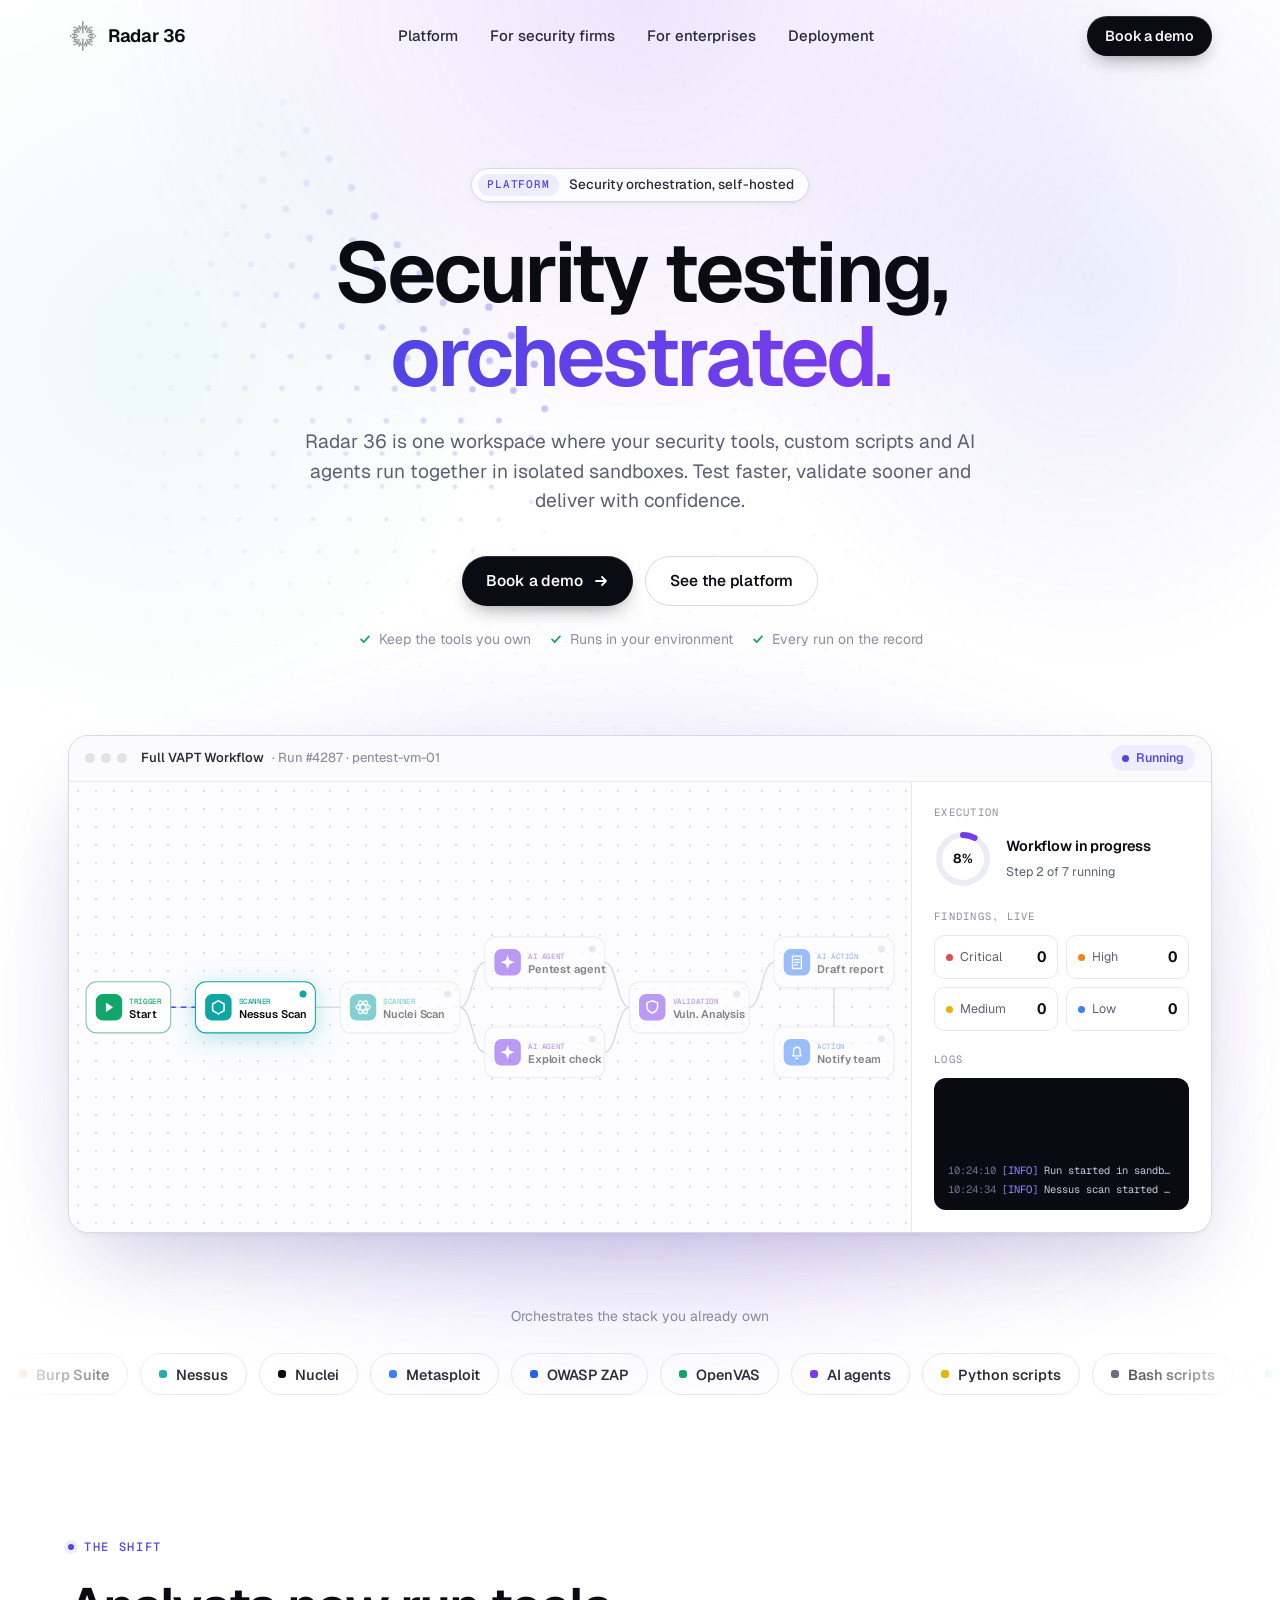
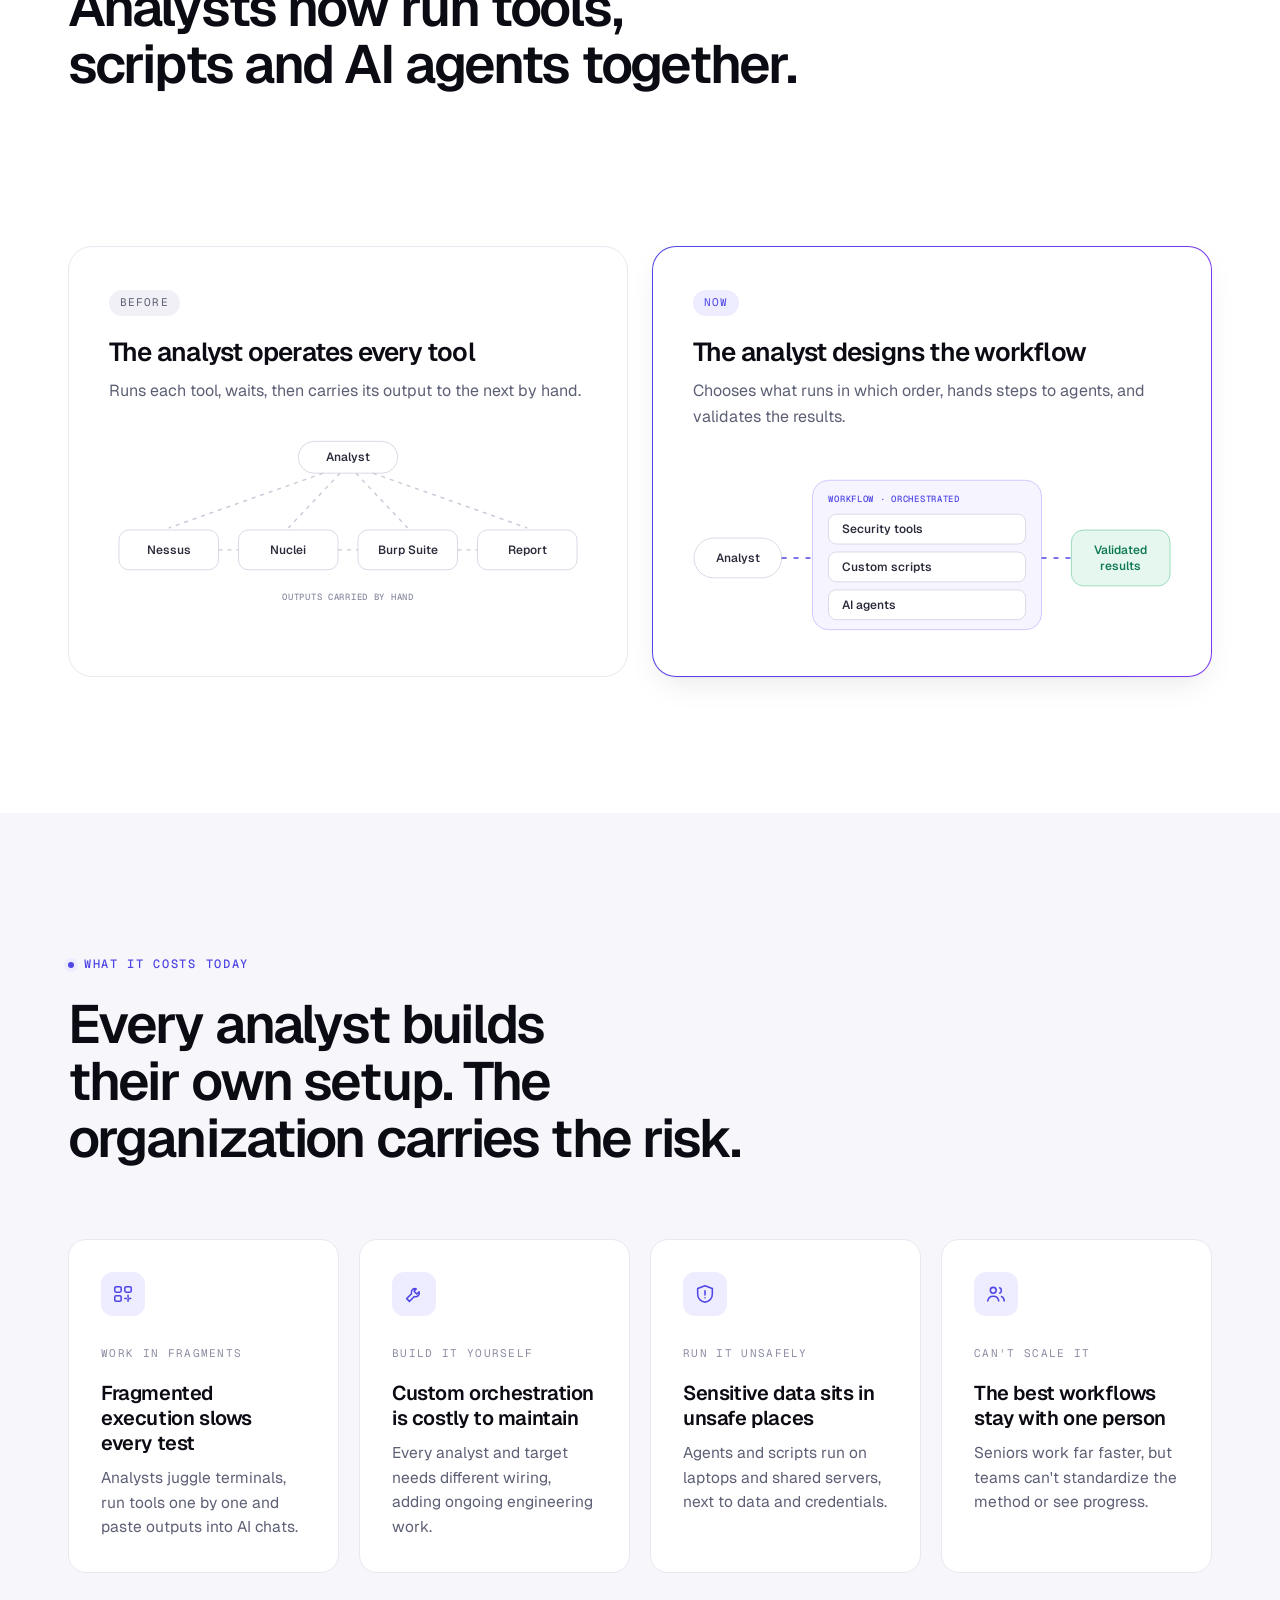
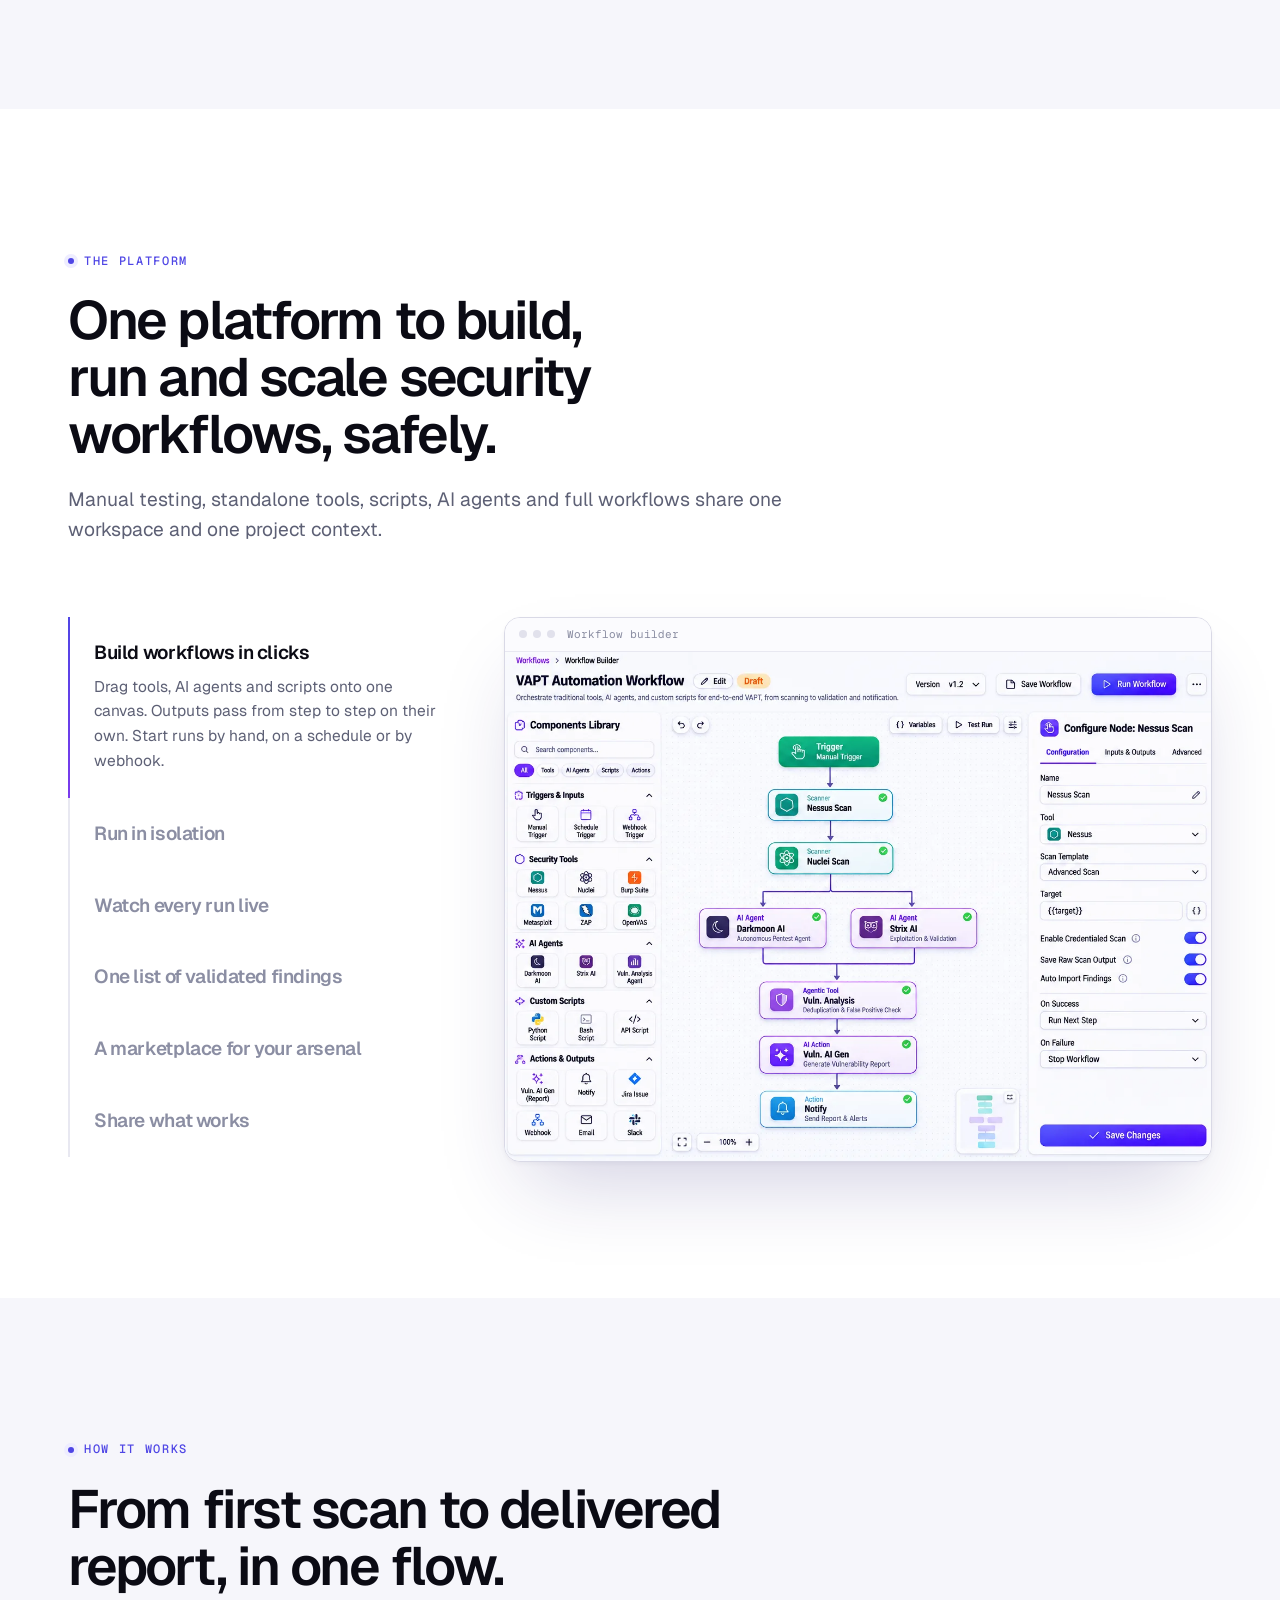
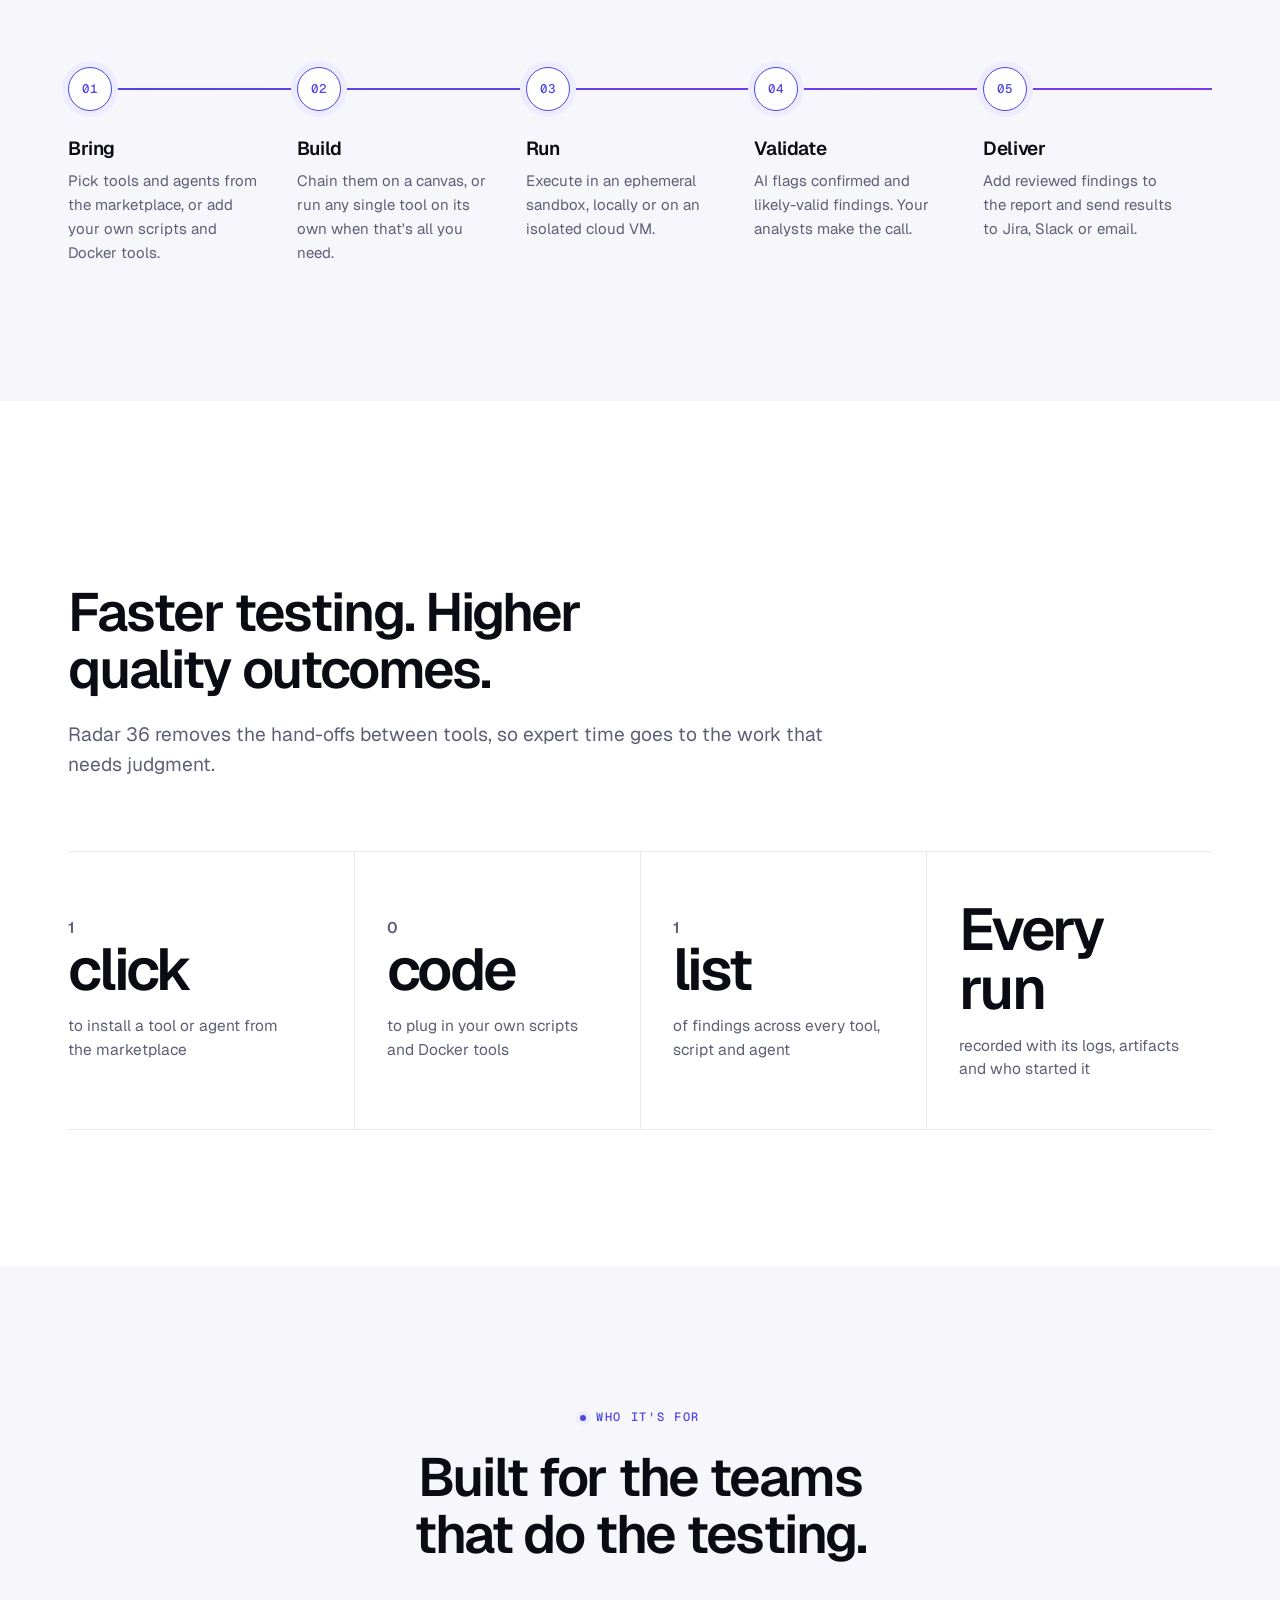
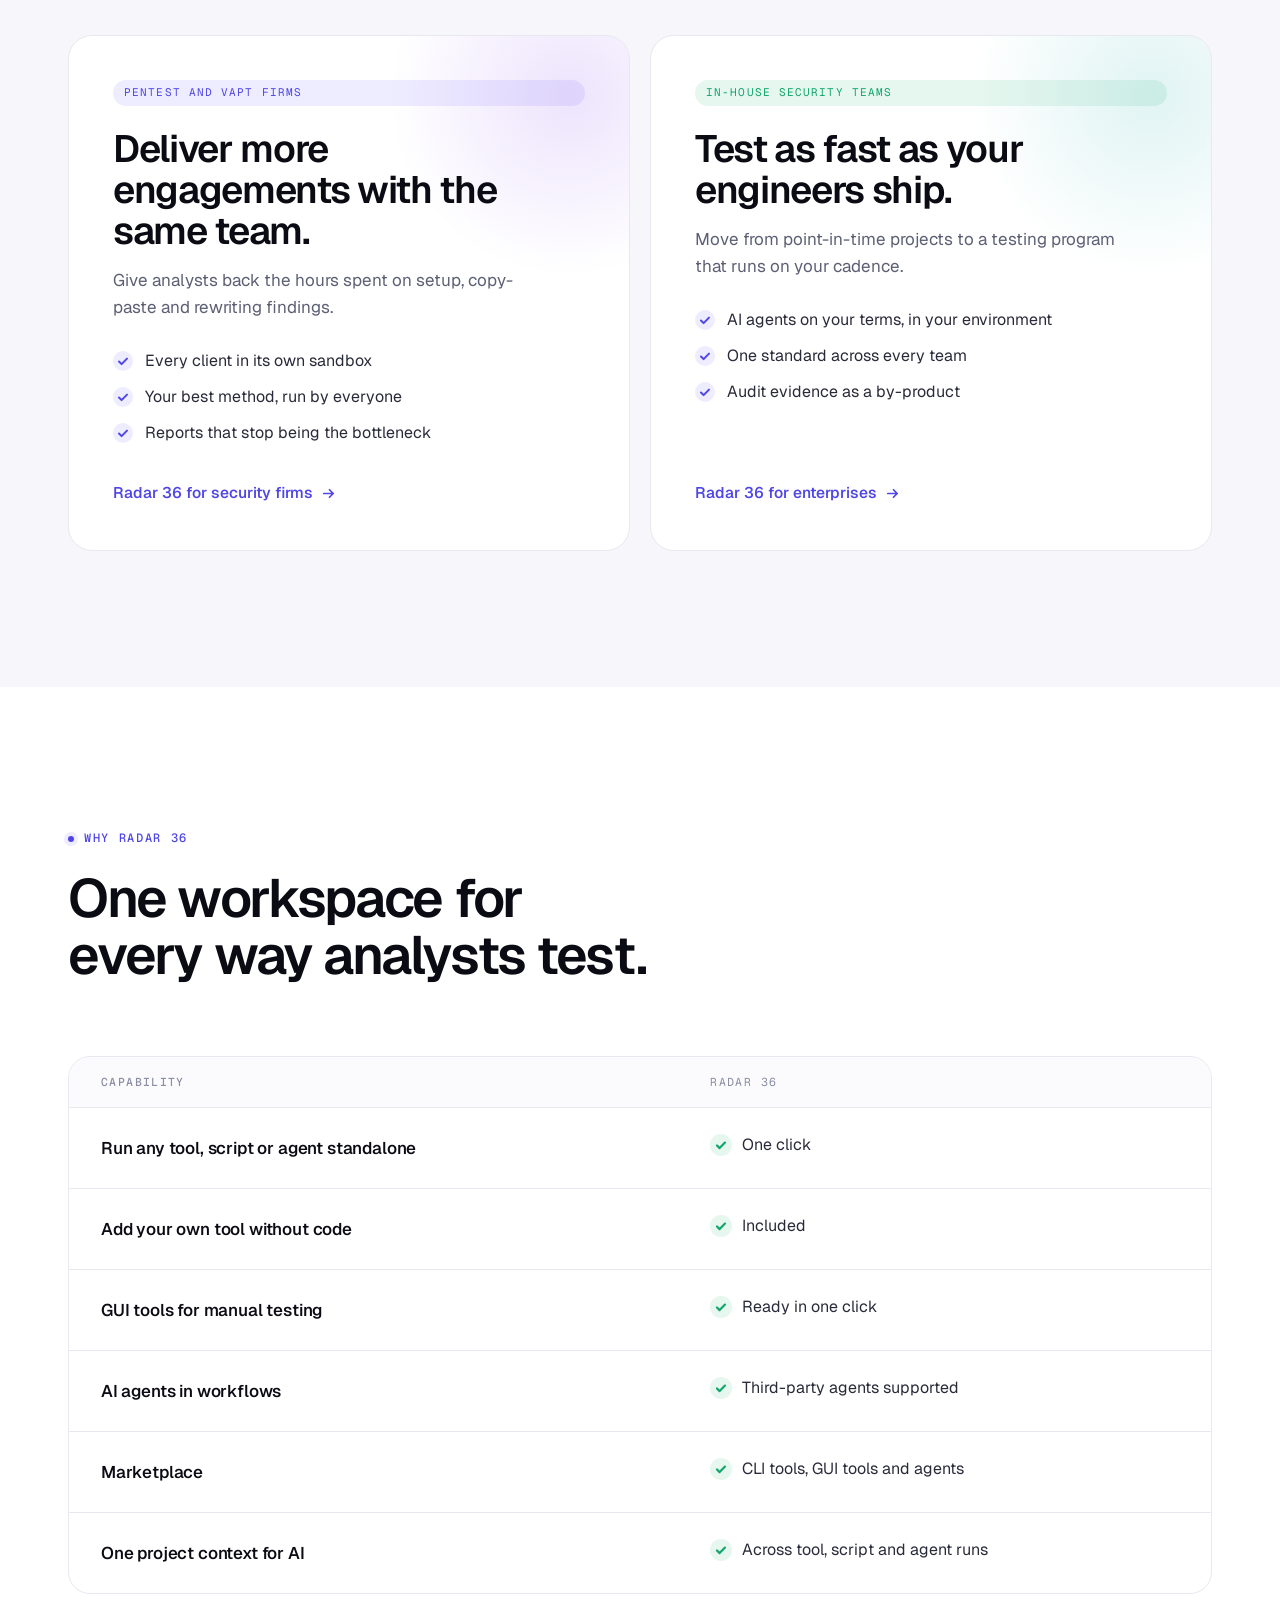
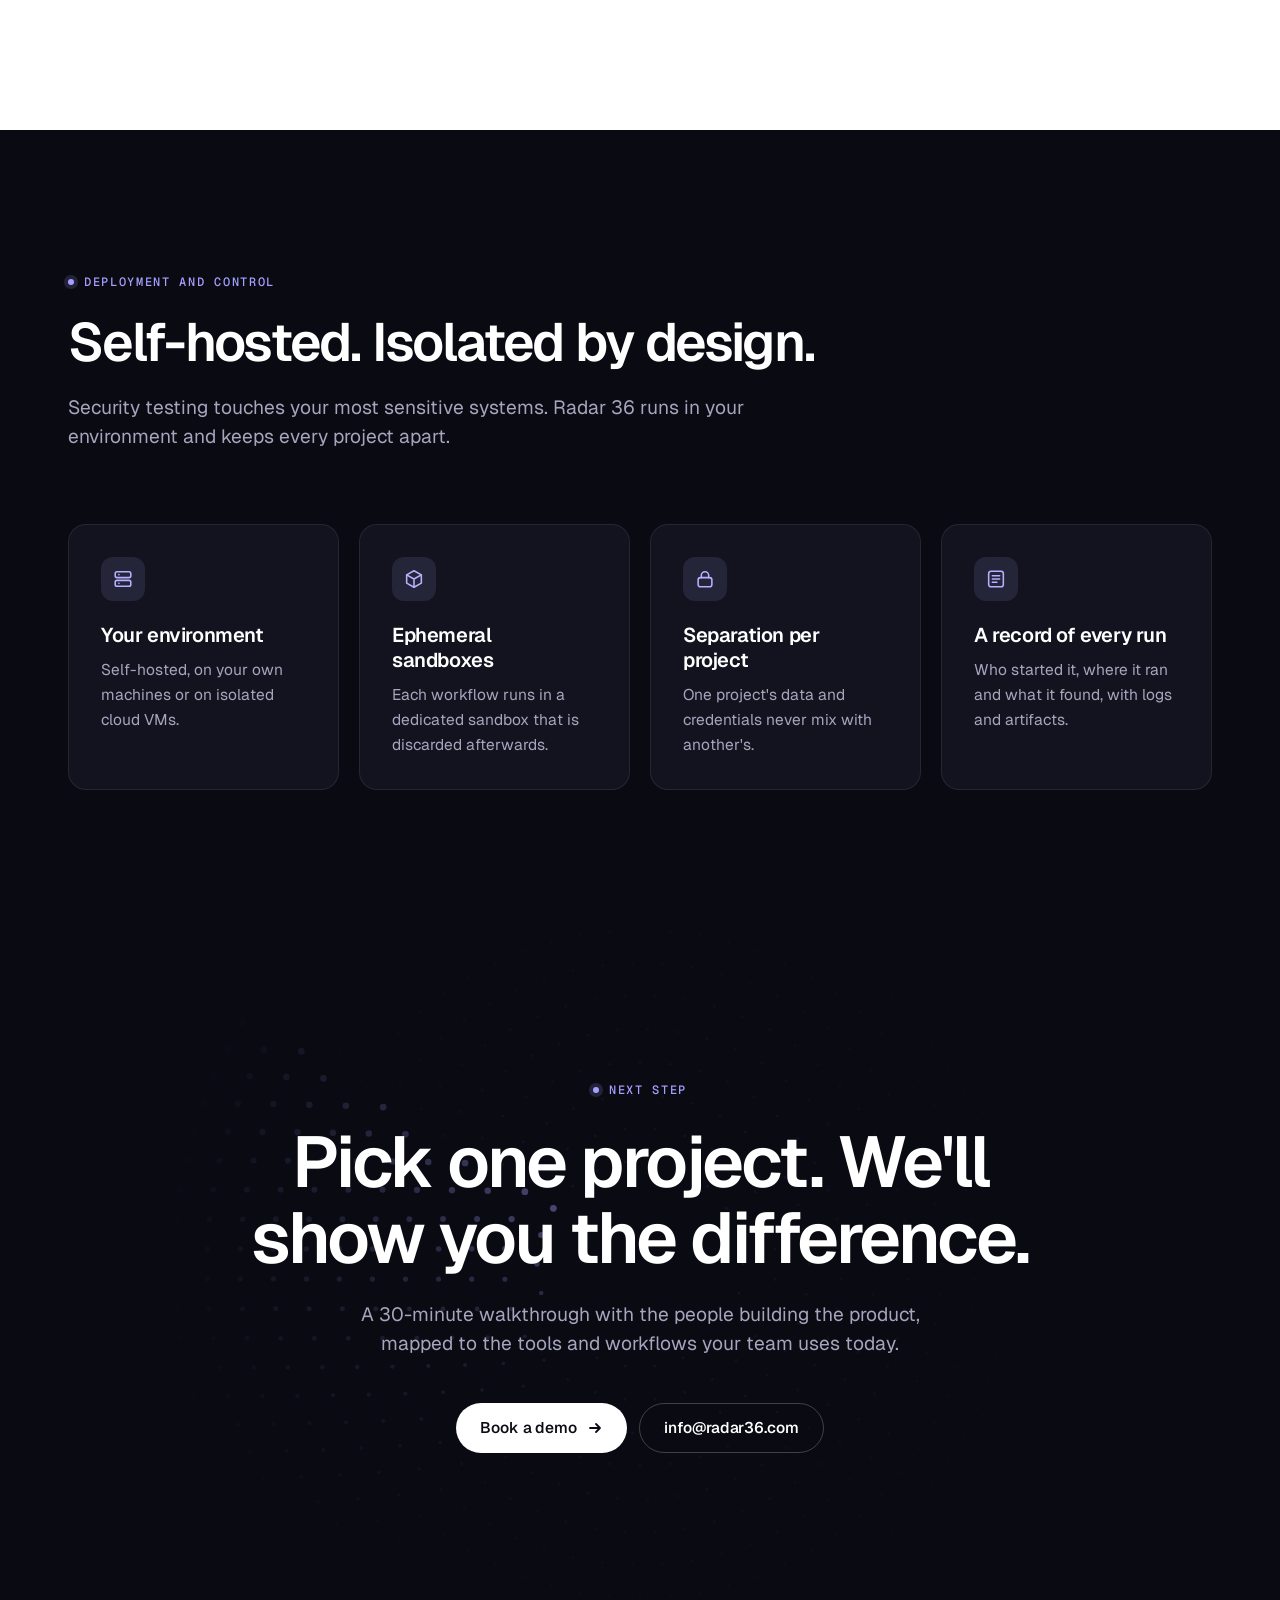
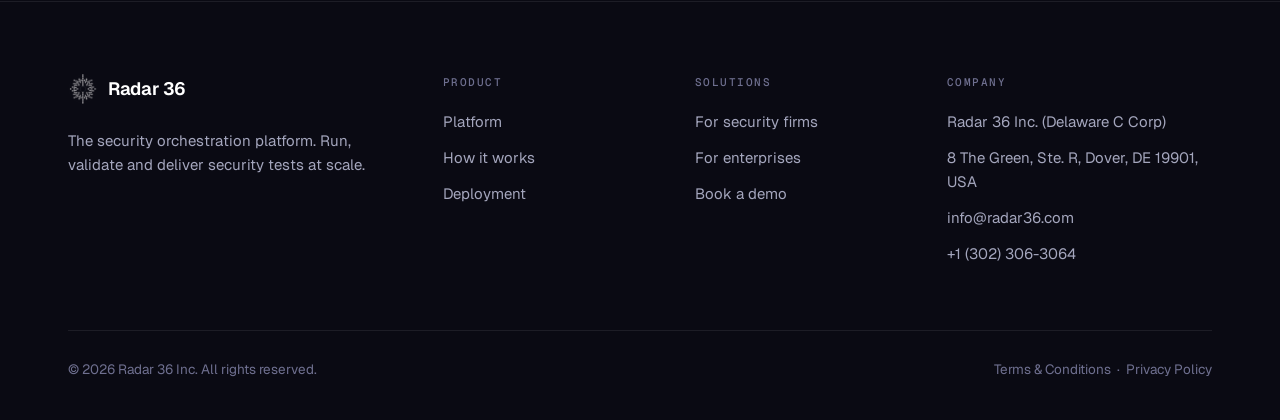
<file: index.html>
<!doctype html>
<html lang="en">
<head>
<meta charset="utf-8">
<meta name="viewport" content="width=device-width, initial-scale=1">
<title>Radar 36 — Security Orchestration Platform</title>
<meta name="description" content="Radar 36 is the security orchestration platform where your tools, custom scripts and AI agents run together in isolated sandboxes. Run, validate and deliver security tests at scale.">
<meta property="og:title" content="Radar 36 — Security Orchestration Platform">
<meta property="og:description" content="One workspace to run security tools, scripts and AI agents together, safely. Faster testing, higher quality outcomes.">
<meta property="og:type" content="website">
<meta name="theme-color" content="#ffffff">
<link rel="icon" type="image/png" href="assets/img/favicon.png">
<link rel="preconnect" href="https://fonts.googleapis.com">
<link rel="preconnect" href="https://fonts.gstatic.com" crossorigin>
<link href="https://fonts.googleapis.com/css2?family=Geist:wght@400..700&family=Geist+Mono:wght@400;500&display=swap" rel="stylesheet">
<link rel="stylesheet" href="assets/css/site.css">
</head>
<body>

<svg width="0" height="0" style="position:absolute" aria-hidden="true">
  <defs>
    <linearGradient id="ringGrad" x1="0" y1="0" x2="1" y2="1"><stop offset="0" stop-color="#4f46e5"/><stop offset="1" stop-color="#7c3aed"/></linearGradient>
    <symbol id="arrow" viewBox="0 0 16 16" fill="none" stroke="currentColor" stroke-width="1.8" stroke-linecap="round" stroke-linejoin="round"><path d="M3 8h10M9 4l4 4-4 4"/></symbol>
    <symbol id="tick" viewBox="0 0 16 16" fill="none" stroke="currentColor" stroke-width="2" stroke-linecap="round" stroke-linejoin="round"><path d="M3.5 8.5l3 3 6-6.5"/></symbol>
    <symbol id="i-frag" viewBox="0 0 24 24" fill="none" stroke="currentColor" stroke-width="1.7" stroke-linecap="round" stroke-linejoin="round"><rect x="3" y="4" width="7" height="6" rx="1.5"/><rect x="14" y="4" width="7" height="6" rx="1.5"/><rect x="3" y="14" width="7" height="6" rx="1.5"/><path d="M14 17h7M17.500 13.500v7" stroke-dasharray="2 2.500"/></symbol>
    <symbol id="i-wrench" viewBox="0 0 24 24" fill="none" stroke="currentColor" stroke-width="1.7" stroke-linecap="round" stroke-linejoin="round"><path d="M14.500 6.500a4 4 0 0 0-5.200 5.200L4 17l3 3 5.300-5.300a4 4 0 0 0 5.200-5.200L15 12l-3-3z"/></symbol>
    <symbol id="i-alert" viewBox="0 0 24 24" fill="none" stroke="currentColor" stroke-width="1.7" stroke-linecap="round" stroke-linejoin="round"><path d="M12 3l8 3v6c0 4.500-3.300 7.800-8 9-4.700-1.200-8-4.500-8-9V6z"/><path d="M12 8.500v4.500M12 16v.100"/></symbol>
    <symbol id="i-users" viewBox="0 0 24 24" fill="none" stroke="currentColor" stroke-width="1.7" stroke-linecap="round" stroke-linejoin="round"><circle cx="9" cy="8" r="3.200"/><path d="M3 19.500c.600-3.200 3-5 6-5s5.400 1.800 6 5M16 5.200a3.200 3.200 0 0 1 0 5.800M18 14.800c1.700.700 2.700 2.300 3 4.700"/></symbol>
    <symbol id="i-box" viewBox="0 0 24 24" fill="none" stroke="currentColor" stroke-width="1.7" stroke-linecap="round" stroke-linejoin="round"><path d="M12 3l8 4.500v9L12 21l-8-4.500v-9z"/><path d="M4 7.500l8 4.500 8-4.500M12 12v9"/></symbol>
    <symbol id="i-server" viewBox="0 0 24 24" fill="none" stroke="currentColor" stroke-width="1.7" stroke-linecap="round" stroke-linejoin="round"><rect x="3.500" y="4" width="17" height="6.500" rx="2"/><rect x="3.500" y="13.500" width="17" height="6.500" rx="2"/><path d="M7.500 7.250h.100M7.500 16.750h.100"/></symbol>
    <symbol id="i-lock" viewBox="0 0 24 24" fill="none" stroke="currentColor" stroke-width="1.7" stroke-linecap="round" stroke-linejoin="round"><rect x="4.500" y="10.500" width="15" height="10" rx="2.500"/><path d="M8 10.500V8a4 4 0 0 1 8 0v2.500"/></symbol>
    <symbol id="i-log" viewBox="0 0 24 24" fill="none" stroke="currentColor" stroke-width="1.7" stroke-linecap="round" stroke-linejoin="round"><rect x="4" y="3.500" width="16" height="17" rx="2.500"/><path d="M8 8.500h8M8 12h8M8 15.500h5"/></symbol>
  </defs>
</svg>

<header class="nav">
  <div class="container nav-inner">
    <a class="brand" href="index.html" aria-label="Radar 36 home"><img src="assets/img/logo.png" alt="" width="30" height="30">Radar 36</a>
    <nav class="nav-links" aria-label="Primary">
      <a href="index.html#platform">Platform</a>
      <a href="security-firms.html">For security firms</a>
      <a href="enterprise.html">For enterprises</a>
      <a href="index.html#deployment">Deployment</a>
      <a class="m-cta" href="https://cal.id/saurabhsingh/product-walkthrough" target="_blank" rel="noopener">Book a demo</a>
    </nav>
    <div class="nav-cta">
      <a class="btn btn-primary btn-sm" href="https://cal.id/saurabhsingh/product-walkthrough" target="_blank" rel="noopener">Book a demo</a>
      <button class="menu-btn" aria-label="Menu" aria-expanded="false"><span></span></button>
    </div>
  </div>
</header>

<main>

<!-- HERO -->
<section class="hero">
  <div class="hero-bg"><canvas data-radar aria-hidden="true"></canvas></div>
  <div class="container">
    <div class="hero-copy">
      <span class="pill rv"><b>Platform</b> Security orchestration, self-hosted</span>
      <h1 class="rv" style="--i:1">Security testing, <span class="grad-text">orchestrated.</span></h1>
      <p class="lead rv" style="--i:2">Radar 36 is one workspace where your security tools, custom scripts and AI agents run together in isolated sandboxes. Test faster, validate sooner and deliver with confidence.</p>
      <div class="hero-actions rv" style="--i:3">
        <a class="btn btn-primary" href="https://cal.id/saurabhsingh/product-walkthrough" target="_blank" rel="noopener">Book a demo <svg><use href="#arrow"/></svg></a>
        <a class="btn btn-ghost" href="#platform">See the platform</a>
      </div>
      <div class="hero-note rv" style="--i:4">
        <span><svg><use href="#tick"/></svg>Keep the tools you own</span>
        <span><svg><use href="#tick"/></svg>Runs in your environment</span>
        <span><svg><use href="#tick"/></svg>Every run on the record</span>
      </div>
    </div>

    <div class="stage rv-scale" data-sim>
      <div class="window">
        <div class="window-bar">
          <div class="dots"><i></i><i></i><i></i></div>
          <div class="window-title">Full VAPT Workflow <span>· Run #4287 · pentest-vm-01</span></div>
          <div class="status"><i></i><span>Running</span></div>
        </div>
        <div class="sim">
          <div class="sim-canvas">
            <svg viewBox="0 0 932 300" role="img" aria-label="Animated workflow: a trigger starts Nessus and Nuclei scans, two AI agents run in parallel, findings are analysed, a report is drafted and the team is notified.">
              <path class="e" d="M104 150H132"/><path class="ef" id="e-1" d="M104 150H132"/>
              <path class="e" d="M268 150H296"/><path class="ef" id="e-2" d="M268 150H296"/>
              <path class="e" d="M432 150C446 150 446 99 460 99"/><path class="ef" id="e-3a" d="M432 150C446 150 446 99 460 99"/>
              <path class="e" d="M432 150C446 150 446 201 460 201"/><path class="ef" id="e-3b" d="M432 150C446 150 446 201 460 201"/>
              <path class="e" d="M596 99C610 99 610 150 624 150"/><path class="ef" id="e-4a" d="M596 99C610 99 610 150 624 150"/>
              <path class="e" d="M596 201C610 201 610 150 624 150"/><path class="ef" id="e-4b" d="M596 201C610 201 610 150 624 150"/>
              <path class="e" d="M760 150C774 150 774 99 788 99"/><path class="ef" id="e-5" d="M760 150C774 150 774 99 788 99"/>
              <path class="e" d="M856 128V172"/><path class="ef" id="e-6" d="M856 128V172"/>

              <g class="n k-trig" id="n-trigger" transform="translate(8 121)">
                <rect class="box" width="96" height="58" rx="12"/>
                <rect class="ico" x="11" y="14" width="30" height="30" rx="8"/><path d="M22.500 23.500l8 5.500-8 5.500z" fill="#fff"/>
                <text class="t" x="49" y="25">Trigger</text><text class="name" x="49" y="41">Start</text>
              </g>
              <g class="n k-scan" id="n-nessus" transform="translate(132 121)">
                <rect class="box" width="136" height="58" rx="12"/>
                <rect class="ico" x="11" y="14" width="30" height="30" rx="8"/><path d="M26 21.500l6.500 3.750v7.500L26 36.500l-6.500-3.750v-7.500z" fill="none" stroke="#fff" stroke-width="1.800"/>
                <text class="t" x="49" y="25">Scanner</text><text class="name" x="49" y="41">Nessus Scan</text>
                <circle class="st" cx="122" cy="14" r="4"/><path class="chk" d="M119.800 14l1.600 1.600 2.900-3.200" fill="none" stroke="#fff" stroke-width="1.300" stroke-linecap="round" stroke-linejoin="round"/>
              </g>
              <g class="n k-scan" id="n-nuclei" transform="translate(296 121)">
                <rect class="box" width="136" height="58" rx="12"/>
                <rect class="ico" x="11" y="14" width="30" height="30" rx="8"/><g fill="none" stroke="#fff" stroke-width="1.500"><ellipse cx="26" cy="29" rx="8" ry="3.200"/><ellipse cx="26" cy="29" rx="8" ry="3.200" transform="rotate(60 26 29)"/><ellipse cx="26" cy="29" rx="8" ry="3.200" transform="rotate(120 26 29)"/></g>
                <text class="t" x="49" y="25">Scanner</text><text class="name" x="49" y="41">Nuclei Scan</text>
                <circle class="st" cx="122" cy="14" r="4"/><path class="chk" d="M119.800 14l1.600 1.600 2.900-3.200" fill="none" stroke="#fff" stroke-width="1.300" stroke-linecap="round" stroke-linejoin="round"/>
              </g>
              <g class="n k-agent" id="n-darkmoon" transform="translate(460 70)">
                <rect class="box" width="136" height="58" rx="12"/>
                <rect class="ico" x="11" y="14" width="30" height="30" rx="8"/><path d="M26 21l2 5.800 5.800 2.200-5.800 2.200-2 5.800-2-5.800-5.800-2.200 5.800-2.200z" fill="#fff"/>
                <text class="t" x="49" y="25">AI Agent</text><text class="name" x="49" y="41">Pentest agent</text>
                <circle class="st" cx="122" cy="14" r="4"/><path class="chk" d="M119.800 14l1.600 1.600 2.900-3.200" fill="none" stroke="#fff" stroke-width="1.300" stroke-linecap="round" stroke-linejoin="round"/>
              </g>
              <g class="n k-agent" id="n-strix" transform="translate(460 172)">
                <rect class="box" width="136" height="58" rx="12"/>
                <rect class="ico" x="11" y="14" width="30" height="30" rx="8"/><path d="M26 21l2 5.800 5.800 2.200-5.800 2.200-2 5.800-2-5.800-5.800-2.200 5.800-2.200z" fill="#fff"/>
                <text class="t" x="49" y="25">AI Agent</text><text class="name" x="49" y="41">Exploit check</text>
                <circle class="st" cx="122" cy="14" r="4"/><path class="chk" d="M119.800 14l1.600 1.600 2.900-3.200" fill="none" stroke="#fff" stroke-width="1.300" stroke-linecap="round" stroke-linejoin="round"/>
              </g>
              <g class="n k-agent" id="n-analysis" transform="translate(624 121)">
                <rect class="box" width="136" height="58" rx="12"/>
                <rect class="ico" x="11" y="14" width="30" height="30" rx="8"/><path d="M26 21.500l6 2.200v4.300c0 3.600-2.500 6.200-6 7.500-3.500-1.300-6-3.900-6-7.500v-4.300z" fill="none" stroke="#fff" stroke-width="1.700" stroke-linejoin="round"/>
                <text class="t" x="49" y="25">Validation</text><text class="name" x="49" y="41">Vuln. Analysis</text>
                <circle class="st" cx="122" cy="14" r="4"/><path class="chk" d="M119.800 14l1.600 1.600 2.900-3.200" fill="none" stroke="#fff" stroke-width="1.300" stroke-linecap="round" stroke-linejoin="round"/>
              </g>
              <g class="n k-act" id="n-report" transform="translate(788 70)">
                <rect class="box" width="136" height="58" rx="12"/>
                <rect class="ico" x="11" y="14" width="30" height="30" rx="8"/><path d="M21 22h10v14H21zM23.500 26h5M23.500 29h5M23.500 32h3" fill="none" stroke="#fff" stroke-width="1.500" stroke-linecap="round" stroke-linejoin="round"/>
                <text class="t" x="49" y="25">AI Action</text><text class="name" x="49" y="41">Draft report</text>
                <circle class="st" cx="122" cy="14" r="4"/><path class="chk" d="M119.800 14l1.600 1.600 2.900-3.200" fill="none" stroke="#fff" stroke-width="1.300" stroke-linecap="round" stroke-linejoin="round"/>
              </g>
              <g class="n k-act" id="n-notify" transform="translate(788 172)">
                <rect class="box" width="136" height="58" rx="12"/>
                <rect class="ico" x="11" y="14" width="30" height="30" rx="8"/><path d="M21 33h10l-1.300-2v-4a3.700 3.700 0 0 0-7.400 0v4zM24.700 35.500a1.400 1.400 0 0 0 2.600 0" fill="none" stroke="#fff" stroke-width="1.500" stroke-linecap="round" stroke-linejoin="round"/>
                <text class="t" x="49" y="25">Action</text><text class="name" x="49" y="41">Notify team</text>
                <circle class="st" cx="122" cy="14" r="4"/><path class="chk" d="M119.800 14l1.600 1.600 2.900-3.200" fill="none" stroke="#fff" stroke-width="1.300" stroke-linecap="round" stroke-linejoin="round"/>
              </g>
            </svg>
          </div>
          <aside class="sim-side" aria-hidden="true">
            <div>
              <div class="side-label">Execution</div>
              <div class="progress-row">
                <div class="ring"><svg viewBox="0 0 58 58"><circle class="track" cx="29" cy="29" r="24"/><circle class="bar" cx="29" cy="29" r="24"/></svg><b>0%</b></div>
                <div><strong data-prog-title>Workflow in progress</strong><small data-prog-sub>Step 1 of 7 running</small></div>
              </div>
            </div>
            <div>
              <div class="side-label">Findings, live</div>
              <div class="sev">
                <div style="--c:var(--crit)"><span>Critical</span><b data-sev="c">0</b></div>
                <div style="--c:var(--high)"><span>High</span><b data-sev="h">0</b></div>
                <div style="--c:var(--med)"><span>Medium</span><b data-sev="m">0</b></div>
                <div style="--c:var(--low)"><span>Low</span><b data-sev="l">0</b></div>
              </div>
            </div>
            <div class="log-wrap">
              <div class="side-label">Logs</div>
              <div class="log"></div>
            </div>
          </aside>
        </div>
      </div>
    </div>
  </div>

  <div class="stack">
    <p>Orchestrates the stack you already own</p>
    <div class="marquee" aria-label="Supported tools and integrations">
      <div class="marquee-track">
        <span class="chip"><i style="--c:#f2811d"></i>Burp Suite</span><span class="chip"><i style="--c:#0ea5a4"></i>Nessus</span><span class="chip"><i style="--c:#0b0b14"></i>Nuclei</span><span class="chip"><i style="--c:#3b82f6"></i>Metasploit</span><span class="chip"><i style="--c:#2563eb"></i>OWASP ZAP</span><span class="chip"><i style="--c:#12a66a"></i>OpenVAS</span><span class="chip"><i style="--c:#7c3aed"></i>AI agents</span><span class="chip"><i style="--c:#e9b308"></i>Python scripts</span><span class="chip"><i style="--c:#5d6075"></i>Bash scripts</span><span class="chip"><i style="--c:#0ea5e9"></i>Docker tools</span><span class="chip"><i style="--c:#2563eb"></i>Jira</span><span class="chip"><i style="--c:#e5484d"></i>Slack</span><span class="chip"><i style="--c:#4f46e5"></i>Webhooks</span>
        <span class="chip" aria-hidden="true"><i style="--c:#f2811d"></i>Burp Suite</span><span class="chip" aria-hidden="true"><i style="--c:#0ea5a4"></i>Nessus</span><span class="chip" aria-hidden="true"><i style="--c:#0b0b14"></i>Nuclei</span><span class="chip" aria-hidden="true"><i style="--c:#3b82f6"></i>Metasploit</span><span class="chip" aria-hidden="true"><i style="--c:#2563eb"></i>OWASP ZAP</span><span class="chip" aria-hidden="true"><i style="--c:#12a66a"></i>OpenVAS</span><span class="chip" aria-hidden="true"><i style="--c:#7c3aed"></i>AI agents</span><span class="chip" aria-hidden="true"><i style="--c:#e9b308"></i>Python scripts</span><span class="chip" aria-hidden="true"><i style="--c:#5d6075"></i>Bash scripts</span><span class="chip" aria-hidden="true"><i style="--c:#0ea5e9"></i>Docker tools</span><span class="chip" aria-hidden="true"><i style="--c:#2563eb"></i>Jira</span><span class="chip" aria-hidden="true"><i style="--c:#e5484d"></i>Slack</span><span class="chip" aria-hidden="true"><i style="--c:#4f46e5"></i>Webhooks</span>
      </div>
    </div>
  </div>
</section>

<!-- THE SHIFT -->
<section class="section" id="shift">
  <div class="container">
    <div class="head">
      <span class="eyebrow rv">The shift</span>
      <h2 class="rv" style="--i:1">Analysts now run tools, scripts and AI agents together.</h2>
      <p class="lead rv" style="--i:2">The work has moved from operating each tool to designing how they run. Most teams are still holding it together by hand.</p>
    </div>
    <div class="shift">
      <article class="shift-card rv">
        <span class="tag">Before</span>
        <h3>The analyst operates every tool</h3>
        <p>Runs each tool, waits, then carries its output to the next by hand.</p>
        <div class="shift-viz">
          <svg viewBox="0 0 480 170" aria-hidden="true">
            <rect class="sv-box" x="190" y="1" width="100" height="32" rx="16"/><text class="sv-text" x="240" y="21" text-anchor="middle">Analyst</text>
            <path class="sv-dash" d="M215 33L60 88M232 33L180 88M248 33L300 88M265 33L420 88"/>
            <rect class="sv-box" x="10" y="90" width="100" height="40" rx="10"/><text class="sv-text" x="60" y="114" text-anchor="middle">Nessus</text>
            <rect class="sv-box" x="130" y="90" width="100" height="40" rx="10"/><text class="sv-text" x="180" y="114" text-anchor="middle">Nuclei</text>
            <rect class="sv-box" x="250" y="90" width="100" height="40" rx="10"/><text class="sv-text" x="300" y="114" text-anchor="middle">Burp Suite</text>
            <rect class="sv-box" x="370" y="90" width="100" height="40" rx="10"/><text class="sv-text" x="420" y="114" text-anchor="middle">Report</text>
            <path class="sv-dash" d="M110 110h20M230 110h20M350 110h20"/>
            <text class="sv-sub" x="240" y="160" text-anchor="middle">Outputs carried by hand</text>
          </svg>
        </div>
      </article>
      <article class="shift-card now rv" style="--i:1">
        <span class="tag accent">Now</span>
        <h3>The analyst designs the workflow</h3>
        <p>Chooses what runs in which order, hands steps to agents, and validates the results.</p>
        <div class="shift-viz">
          <svg viewBox="0 0 480 170" aria-hidden="true">
            <rect class="sv-box" x="1" y="72" width="88" height="40" rx="20"/><text class="sv-text" x="45" y="96" text-anchor="middle">Analyst</text>
            <path class="sv-line" d="M89 92h31"/>
            <rect x="120" y="14" width="230" height="150" rx="16" fill="#f6f5ff" stroke="#cfcaff"/>
            <text class="sv-sub" x="136" y="36" style="fill:#4f46e5">Workflow · orchestrated</text>
            <rect class="sv-box" x="136" y="48" width="198" height="30" rx="8"/><text class="sv-text" x="150" y="67">Security tools</text>
            <rect class="sv-box" x="136" y="86" width="198" height="30" rx="8"/><text class="sv-text" x="150" y="105">Custom scripts</text>
            <rect class="sv-box" x="136" y="124" width="198" height="30" rx="8"/><text class="sv-text" x="150" y="143">AI agents</text>
            <path class="sv-line" d="M350 92h30"/>
            <rect x="380" y="64" width="99" height="56" rx="12" fill="#e6f7ef" stroke="#9bdcbc"/>
            <text class="sv-text" x="429" y="88" text-anchor="middle" style="fill:#0d7a4f">Validated</text><text class="sv-text" x="429" y="104" text-anchor="middle" style="fill:#0d7a4f">results</text>
          </svg>
        </div>
      </article>
    </div>
  </div>
</section>

<!-- PAIN -->
<section class="section soft" id="problem">
  <div class="container">
    <div class="head">
      <span class="eyebrow rv">What it costs today</span>
      <h2 class="rv" style="--i:1">Every analyst builds their own setup. The organization carries the risk.</h2>
    </div>
    <div class="grid-4">
      <article class="card rv"><div class="icon"><svg><use href="#i-frag"/></svg></div><span class="k">Work in fragments</span><h3>Fragmented execution slows every test</h3><p>Analysts juggle terminals, run tools one by one and paste outputs into AI chats.</p></article>
      <article class="card rv" style="--i:1"><div class="icon"><svg><use href="#i-wrench"/></svg></div><span class="k">Build it yourself</span><h3>Custom orchestration is costly to maintain</h3><p>Every analyst and target needs different wiring, adding ongoing engineering work.</p></article>
      <article class="card rv" style="--i:2"><div class="icon"><svg><use href="#i-alert"/></svg></div><span class="k">Run it unsafely</span><h3>Sensitive data sits in unsafe places</h3><p>Agents and scripts run on laptops and shared servers, next to data and credentials.</p></article>
      <article class="card rv" style="--i:3"><div class="icon"><svg><use href="#i-users"/></svg></div><span class="k">Can't scale it</span><h3>The best workflows stay with one person</h3><p>Seniors work far faster, but teams can't standardize the method or see progress.</p></article>
    </div>
  </div>
</section>

<!-- PLATFORM -->
<section class="section" id="platform">
  <div class="container">
    <div class="head">
      <span class="eyebrow rv">The platform</span>
      <h2 class="rv" style="--i:1">One platform to build, run and scale security workflows, safely.</h2>
      <p class="lead rv" style="--i:2">Manual testing, standalone tools, scripts, AI agents and full workflows share one workspace and one project context.</p>
    </div>
    <div class="tabs rv" data-tabs>
      <div class="tab-list" role="tablist">
        <button class="tab active" role="tab"><h3>Build workflows in clicks</h3><p>Drag tools, AI agents and scripts onto one canvas. Outputs pass from step to step on their own. Start runs by hand, on a schedule or by webhook.</p></button>
        <button class="tab" role="tab"><h3>Run in isolation</h3><p>Every workflow runs in a dedicated, ephemeral sandbox on your own machine or an isolated cloud VM, so each project's data and credentials stay separate.</p></button>
        <button class="tab" role="tab"><h3>Watch every run live</h3><p>Follow each run step by step with streaming logs. Findings appear by severity as they are found, and logs and artifacts stay with the run.</p></button>
        <button class="tab" role="tab"><h3>One list of validated findings</h3><p>Findings from every tool and agent land in one place. AI marks what is confirmed and drafts the impact and fix, ready for your review.</p></button>
        <button class="tab" role="tab"><h3>A marketplace for your arsenal</h3><p>Install CLI tools, GUI tools and third-party AI agents in one click, or plug in your own scripts and Docker tools without writing code.</p></button>
        <button class="tab" role="tab"><h3>Share what works</h3><p>Publish proven workflows organization-wide. Private drafts stay apart from approved ones, and every analyst starts from the team's best work.</p></button>
      </div>
      <div class="tab-panels">
        <figure class="shot active"><div class="shot-bar"><div class="dots"><i></i><i></i><i></i></div><span>Workflow builder</span></div><img src="assets/img/builder.webp" width="1296" height="934" alt="Radar 36 workflow builder with scanners, AI agents and actions connected on a canvas"></figure>
        <figure class="shot"><div class="shot-bar"><div class="dots"><i></i><i></i><i></i></div><span>Execution environment</span></div><img src="assets/img/environment.webp" width="1294" height="758" loading="lazy" alt="Execution environment showing a local machine and isolated cloud VMs"></figure>
        <figure class="shot"><div class="shot-bar"><div class="dots"><i></i><i></i><i></i></div><span>Workflow run</span></div><img src="assets/img/run.webp" width="1294" height="902" loading="lazy" alt="Live workflow run with step progress, streaming logs and a run summary"></figure>
        <figure class="shot"><div class="shot-bar"><div class="dots"><i></i><i></i><i></i></div><span>Findings</span></div><img src="assets/img/findings.webp" width="1290" height="834" loading="lazy" alt="Consolidated findings list with AI validation and AI-generated details"></figure>
        <figure class="shot"><div class="shot-bar"><div class="dots"><i></i><i></i><i></i></div><span>Marketplace</span></div><img src="assets/img/marketplace.webp" width="1294" height="938" loading="lazy" alt="Marketplace of security tools, AI agents and integrations"></figure>
        <figure class="shot"><div class="shot-bar"><div class="dots"><i></i><i></i><i></i></div><span>Workflows</span></div><img src="assets/img/workflows.webp" width="1290" height="850" loading="lazy" alt="Workflow library with private, organization and community workflows"></figure>
      </div>
    </div>
  </div>
</section>

<!-- HOW IT WORKS -->
<section class="section soft" id="how">
  <div class="container">
    <div class="head">
      <span class="eyebrow rv">How it works</span>
      <h2 class="rv" style="--i:1">From first scan to delivered report, in one flow.</h2>
    </div>
    <div class="steps">
      <div class="step rv" style="--i:0"><h3>Bring</h3><p>Pick tools and agents from the marketplace, or add your own scripts and Docker tools.</p></div>
      <div class="step rv" style="--i:1"><h3>Build</h3><p>Chain them on a canvas, or run any single tool on its own when that's all you need.</p></div>
      <div class="step rv" style="--i:2"><h3>Run</h3><p>Execute in an ephemeral sandbox, locally or on an isolated cloud VM.</p></div>
      <div class="step rv" style="--i:3"><h3>Validate</h3><p>AI flags confirmed and likely-valid findings. Your analysts make the call.</p></div>
      <div class="step rv" style="--i:4"><h3>Deliver</h3><p>Add reviewed findings to the report and send results to Jira, Slack or email.</p></div>
    </div>
  </div>
</section>

<!-- OUTCOMES -->
<section class="section" id="outcomes">
  <div class="container">
    <div class="head">
      <span class="eyebrow rv">Business value</span>
      <h2 class="rv" style="--i:1">Faster testing. Higher quality outcomes.</h2>
      <p class="lead rv" style="--i:2">Radar 36 removes the hand-offs between tools, so expert time goes to the work that needs judgment.</p>
    </div>
    <div class="stats">
      <div class="stat rv"><b><span data-count="1">1</span> click</b><span>to install a tool or agent from the marketplace</span></div>
      <div class="stat rv" style="--i:1"><b><span data-count="0">0</span> code</b><span>to plug in your own scripts and Docker tools</span></div>
      <div class="stat rv" style="--i:2"><b><span data-count="1">1</span> list</b><span>of findings across every tool, script and agent</span></div>
      <div class="stat rv" style="--i:3"><b>Every run</b><span>recorded with its logs, artifacts and who started it</span></div>
    </div>
  </div>
</section>

<!-- AUDIENCES -->
<section class="section soft" id="who">
  <div class="container">
    <div class="head center">
      <span class="eyebrow rv">Who it's for</span>
      <h2 class="rv" style="--i:1">Built for the teams that do the testing.</h2>
    </div>
    <div class="grid-2">
      <a class="aud rv" href="security-firms.html" style="--glow:rgba(124,58,237,.28)">
        <span class="tag accent">Pentest and VAPT firms</span>
        <h3>Deliver more engagements with the same team.</h3>
        <p>Give analysts back the hours spent on setup, copy-paste and rewriting findings.</p>
        <ul>
          <li class="check">Every client in its own sandbox</li>
          <li class="check">Your best method, run by everyone</li>
          <li class="check">Reports that stop being the bottleneck</li>
        </ul>
        <span class="link-arrow">Radar 36 for security firms <svg><use href="#arrow"/></svg></span>
      </a>
      <a class="aud rv" href="enterprise.html" style="--i:1;--glow:rgba(14,165,164,.26)">
        <span class="tag ok">In-house security teams</span>
        <h3>Test as fast as your engineers ship.</h3>
        <p>Move from point-in-time projects to a testing program that runs on your cadence.</p>
        <ul>
          <li class="check">AI agents on your terms, in your environment</li>
          <li class="check">One standard across every team</li>
          <li class="check">Audit evidence as a by-product</li>
        </ul>
        <span class="link-arrow">Radar 36 for enterprises <svg><use href="#arrow"/></svg></span>
      </a>
    </div>
  </div>
</section>

<!-- CAPABILITIES -->
<section class="section" id="capabilities">
  <div class="container">
    <div class="head">
      <span class="eyebrow rv">Why Radar 36</span>
      <h2 class="rv" style="--i:1">One workspace for every way analysts test.</h2>
    </div>
    <div class="cap rv">
      <div class="cap-row"><div>Capability</div><div>Radar 36</div></div>
      <div class="cap-row"><div>Run any tool, script or agent standalone</div><div><span class="cap-val">One click</span></div></div>
      <div class="cap-row"><div>Add your own tool without code</div><div><span class="cap-val">Included</span></div></div>
      <div class="cap-row"><div>GUI tools for manual testing</div><div><span class="cap-val">Ready in one click</span></div></div>
      <div class="cap-row"><div>AI agents in workflows</div><div><span class="cap-val">Third-party agents supported</span></div></div>
      <div class="cap-row"><div>Marketplace</div><div><span class="cap-val">CLI tools, GUI tools and agents</span></div></div>
      <div class="cap-row"><div>One project context for AI</div><div><span class="cap-val">Across tool, script and agent runs</span></div></div>
    </div>
  </div>
</section>

<!-- DEPLOYMENT -->
<section class="section dark" id="deployment">
  <div class="container">
    <div class="head">
      <span class="eyebrow rv">Deployment and control</span>
      <h2 class="rv" style="--i:1">Self-hosted. Isolated by design.</h2>
      <p class="lead rv" style="--i:2">Security testing touches your most sensitive systems. Radar 36 runs in your environment and keeps every project apart.</p>
    </div>
    <div class="grid-4">
      <article class="card rv"><div class="icon"><svg><use href="#i-server"/></svg></div><h3>Your environment</h3><p>Self-hosted, on your own machines or on isolated cloud VMs.</p></article>
      <article class="card rv" style="--i:1"><div class="icon"><svg><use href="#i-box"/></svg></div><h3>Ephemeral sandboxes</h3><p>Each workflow runs in a dedicated sandbox that is discarded afterwards.</p></article>
      <article class="card rv" style="--i:2"><div class="icon"><svg><use href="#i-lock"/></svg></div><h3>Separation per project</h3><p>One project's data and credentials never mix with another's.</p></article>
      <article class="card rv" style="--i:3"><div class="icon"><svg><use href="#i-log"/></svg></div><h3>A record of every run</h3><p>Who started it, where it ran and what it found, with logs and artifacts.</p></article>
    </div>
  </div>
</section>

<!-- CTA -->
<section class="cta dark">
  <canvas data-radar data-dark aria-hidden="true"></canvas>
  <div class="container">
    <span class="eyebrow rv">Next step</span>
    <h2 class="rv" style="--i:1">Pick one project. We'll show you the difference.</h2>
    <p class="lead rv" style="--i:2">A 30-minute walkthrough with the people building the product, mapped to the tools and workflows your team uses today.</p>
    <div class="hero-actions rv" style="--i:3">
      <a class="btn btn-light" href="https://cal.id/saurabhsingh/product-walkthrough" target="_blank" rel="noopener">Book a demo <svg><use href="#arrow"/></svg></a>
      <a class="btn btn-outline-light" href="mailto:info@radar36.com">info@radar36.com</a>
    </div>
  </div>
</section>

</main>

<footer class="footer">
  <div class="container">
    <div class="footer-grid">
      <div>
        <a class="brand" href="index.html"><img src="assets/img/logo.png" alt="" width="30" height="30">Radar 36</a>
        <p>The security orchestration platform. Run, validate and deliver security tests at scale.</p>
      </div>
      <div>
        <h4>Product</h4>
        <ul>
          <li><a href="index.html#platform">Platform</a></li>
          <li><a href="index.html#how">How it works</a></li>
          <li><a href="index.html#deployment">Deployment</a></li>
        </ul>
      </div>
      <div>
        <h4>Solutions</h4>
        <ul>
          <li><a href="security-firms.html">For security firms</a></li>
          <li><a href="enterprise.html">For enterprises</a></li>
          <li><a href="https://cal.id/saurabhsingh/product-walkthrough" target="_blank" rel="noopener">Book a demo</a></li>
        </ul>
      </div>
      <div>
        <h4>Company</h4>
        <ul>
          <li>Radar 36 Inc. (Delaware C Corp)</li>
          <li>8 The Green, Ste. R, Dover, DE 19901, USA</li>
          <li><a href="mailto:info@radar36.com">info@radar36.com</a></li>
          <li><a href="tel:+13023063064">+1 (302) 306-3064</a></li>
        </ul>
      </div>
    </div>
    <div class="footer-bottom">
      <span>© <span data-year>2026</span> Radar 36 Inc. All rights reserved.</span>
      <span><a href="terms.html">Terms &amp; Conditions</a> &nbsp;·&nbsp; <a href="privacy.html">Privacy Policy</a></span>
    </div>
  </div>
</footer>

<script src="assets/js/site.js" defer></script>
<script src="assets/js/waitlist.js" defer></script>
</body>
</html>
</file>
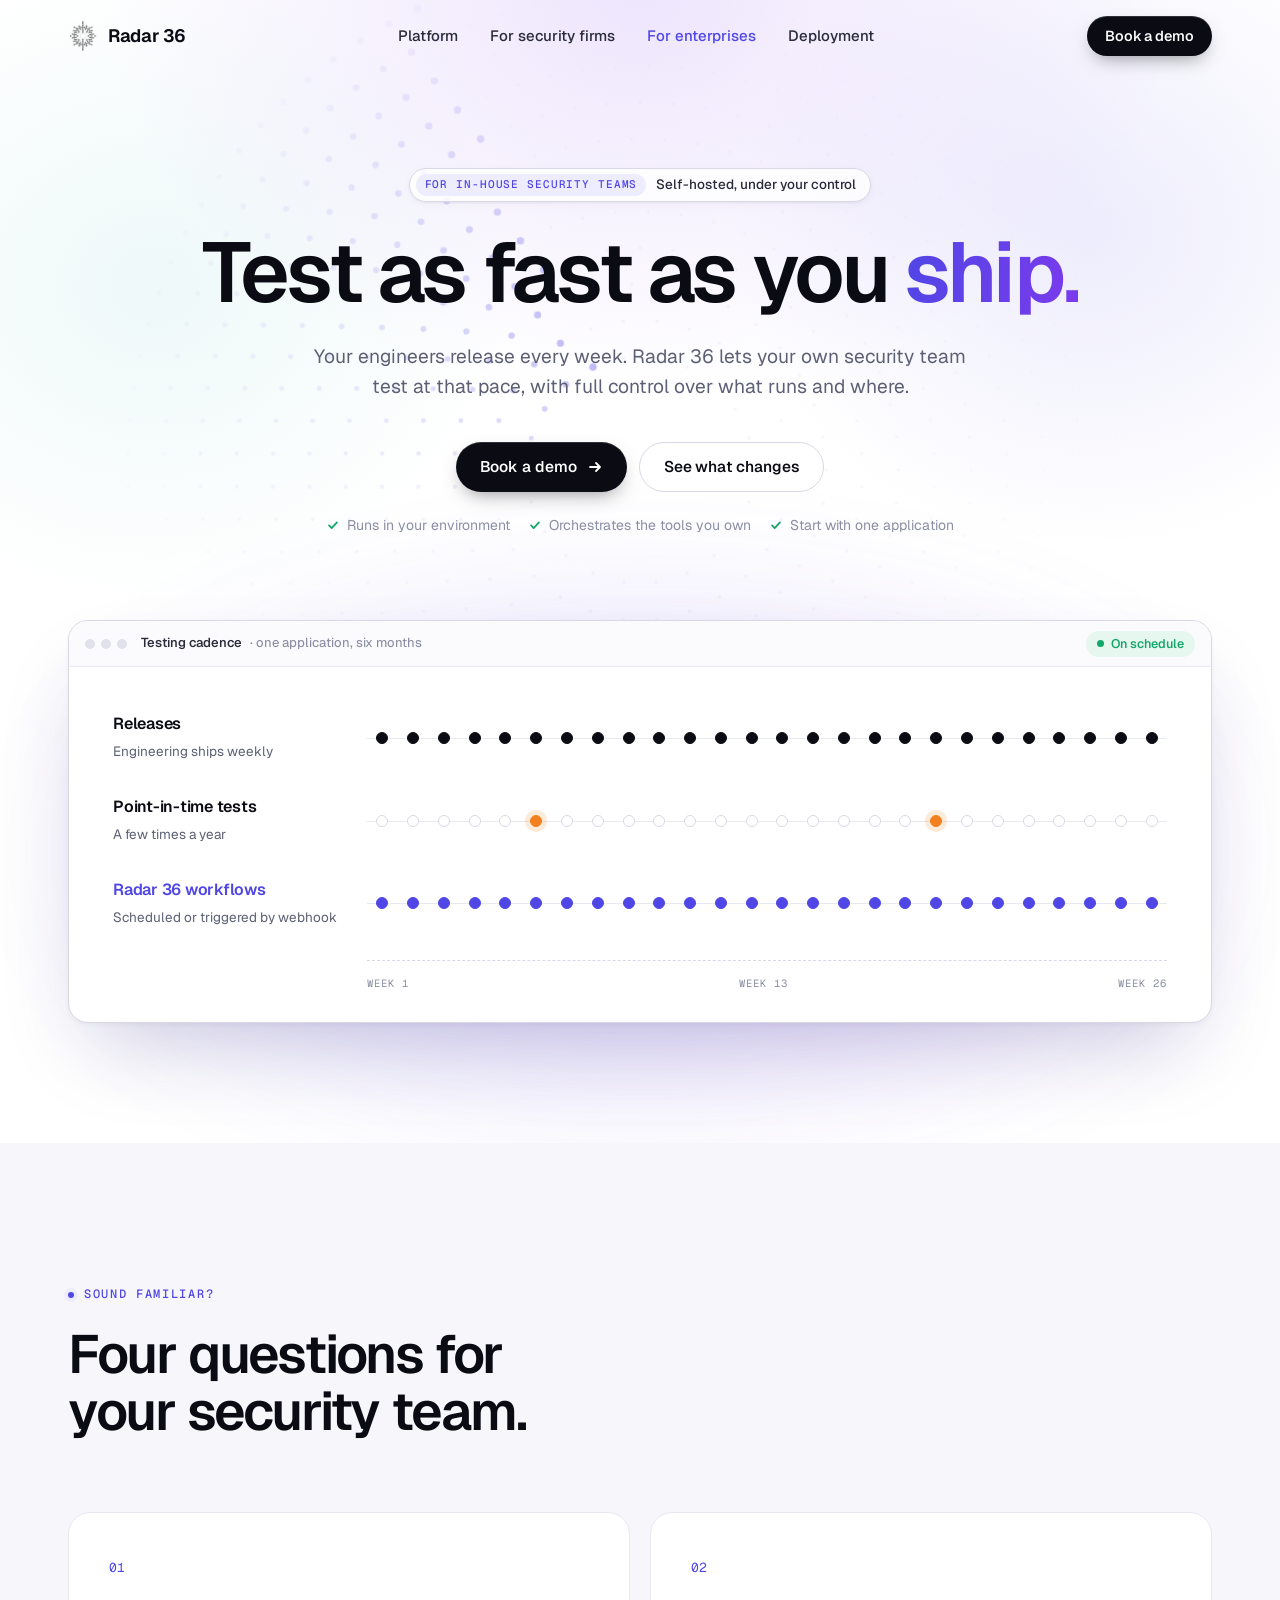
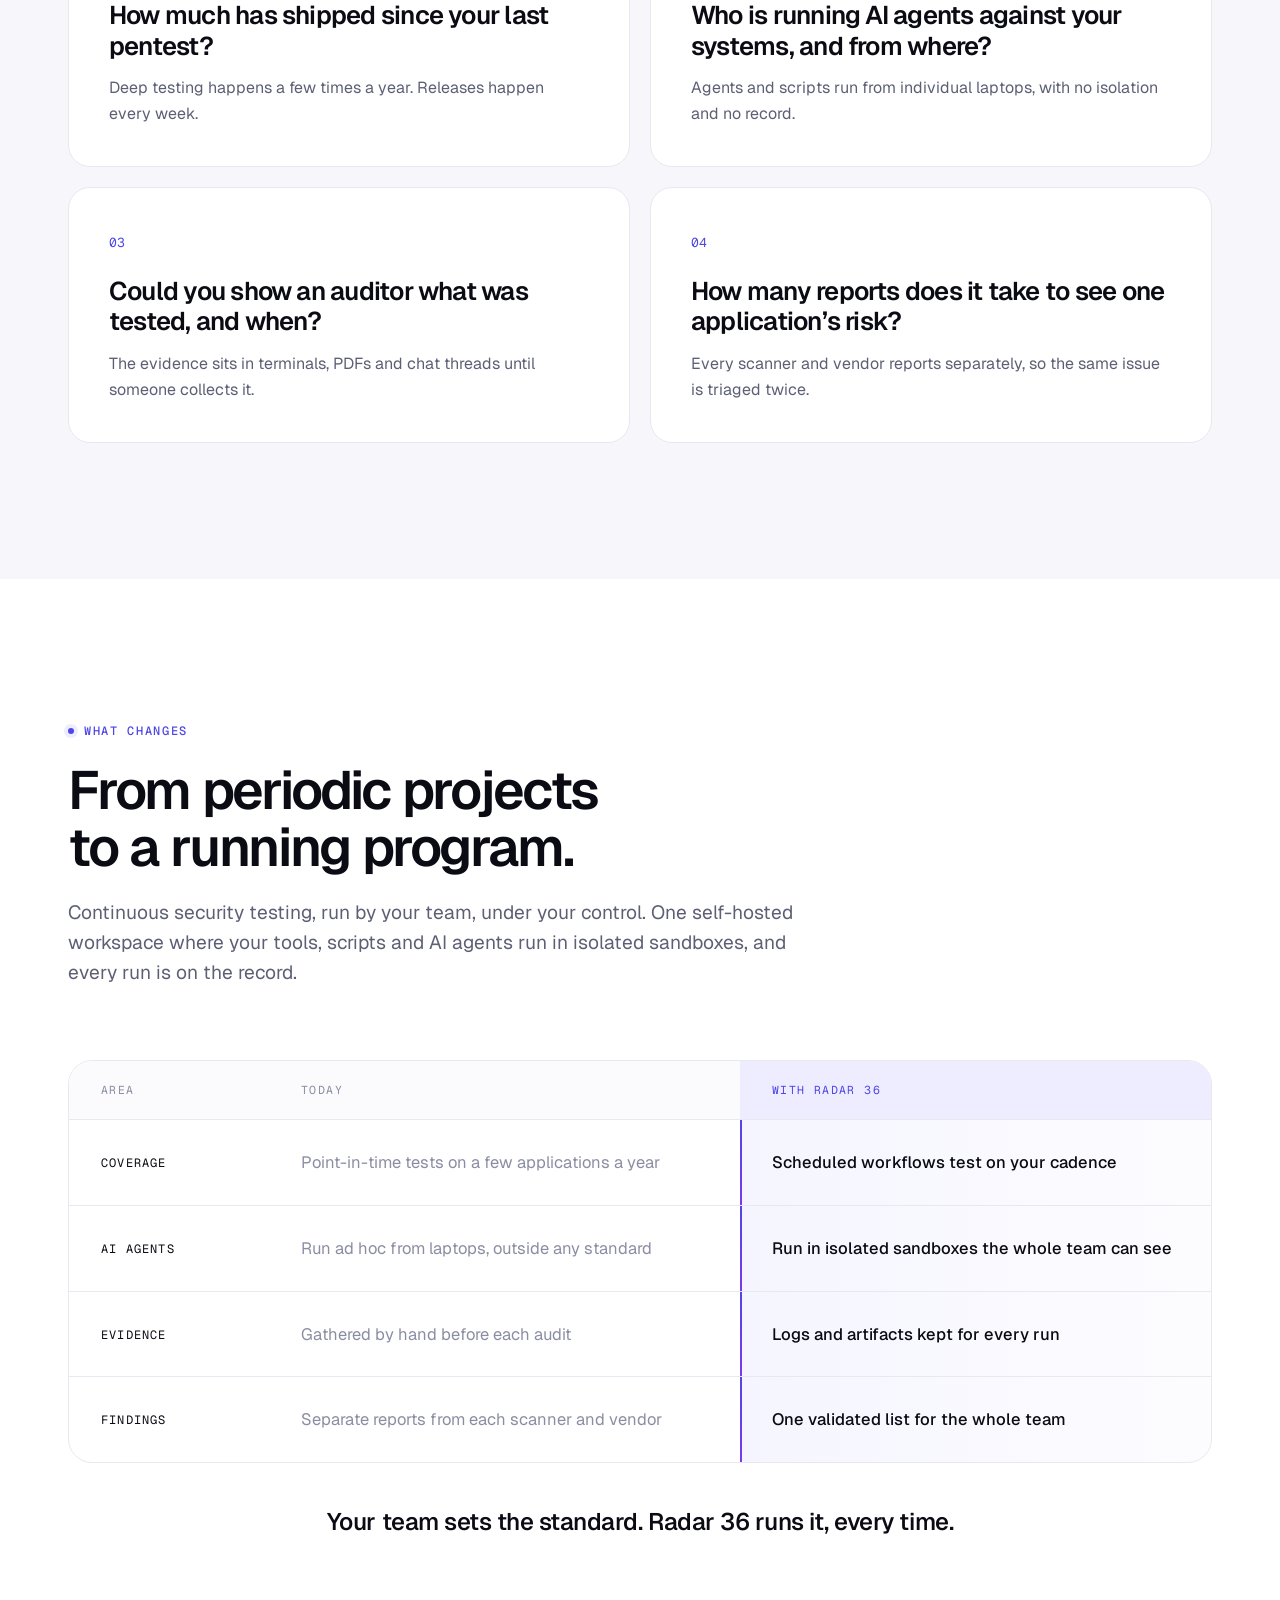
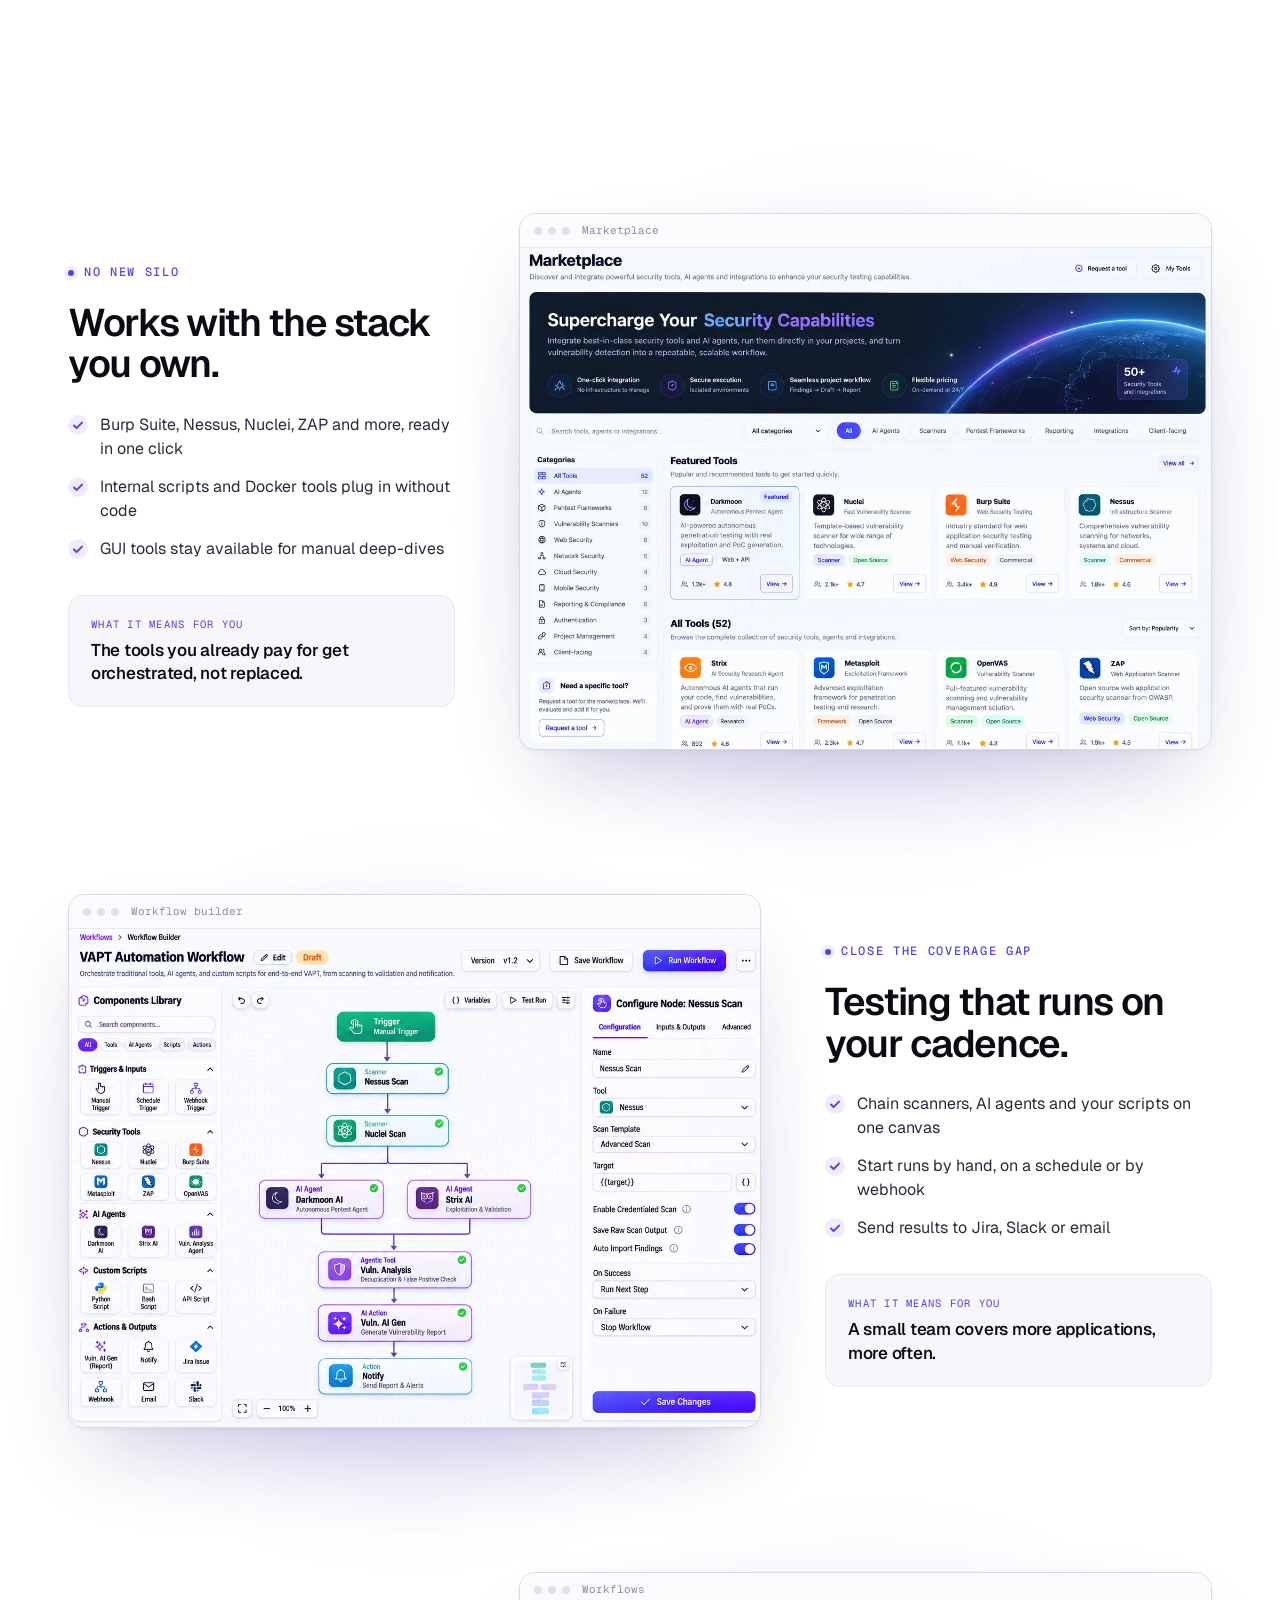
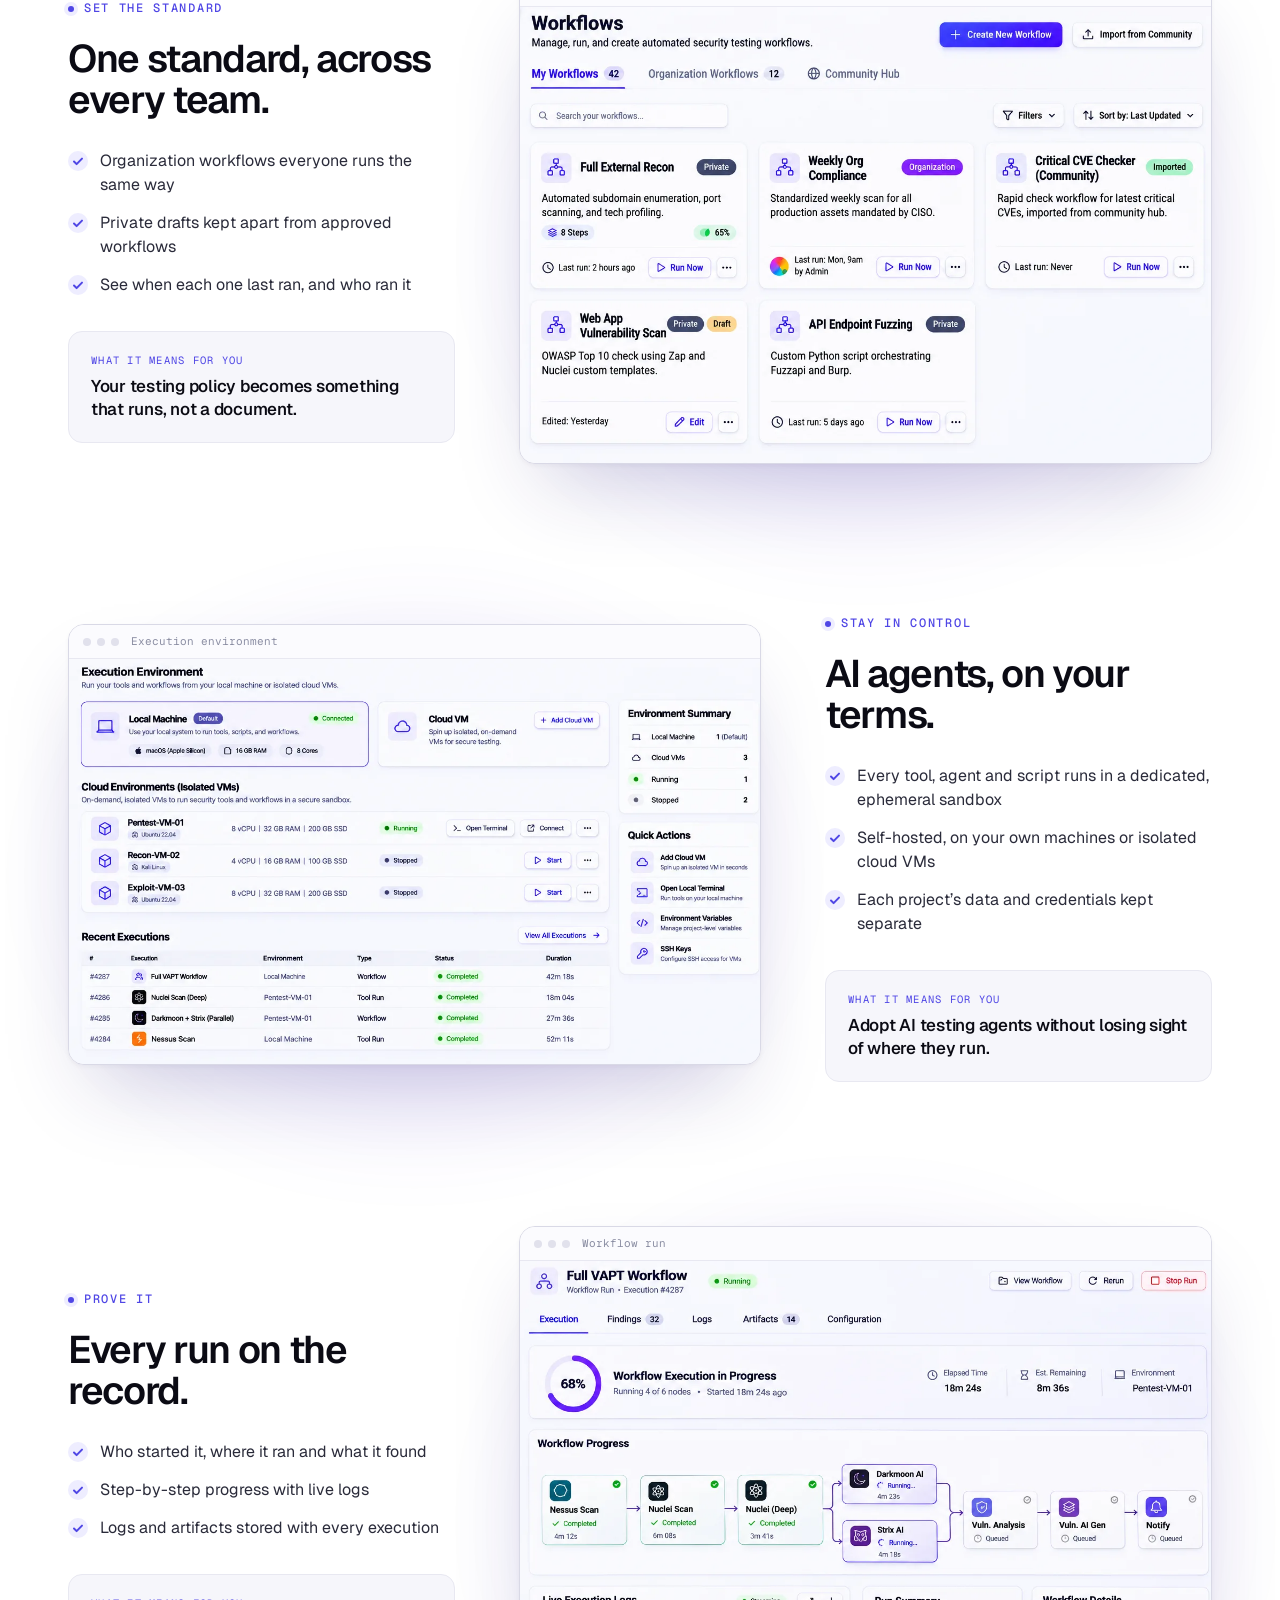
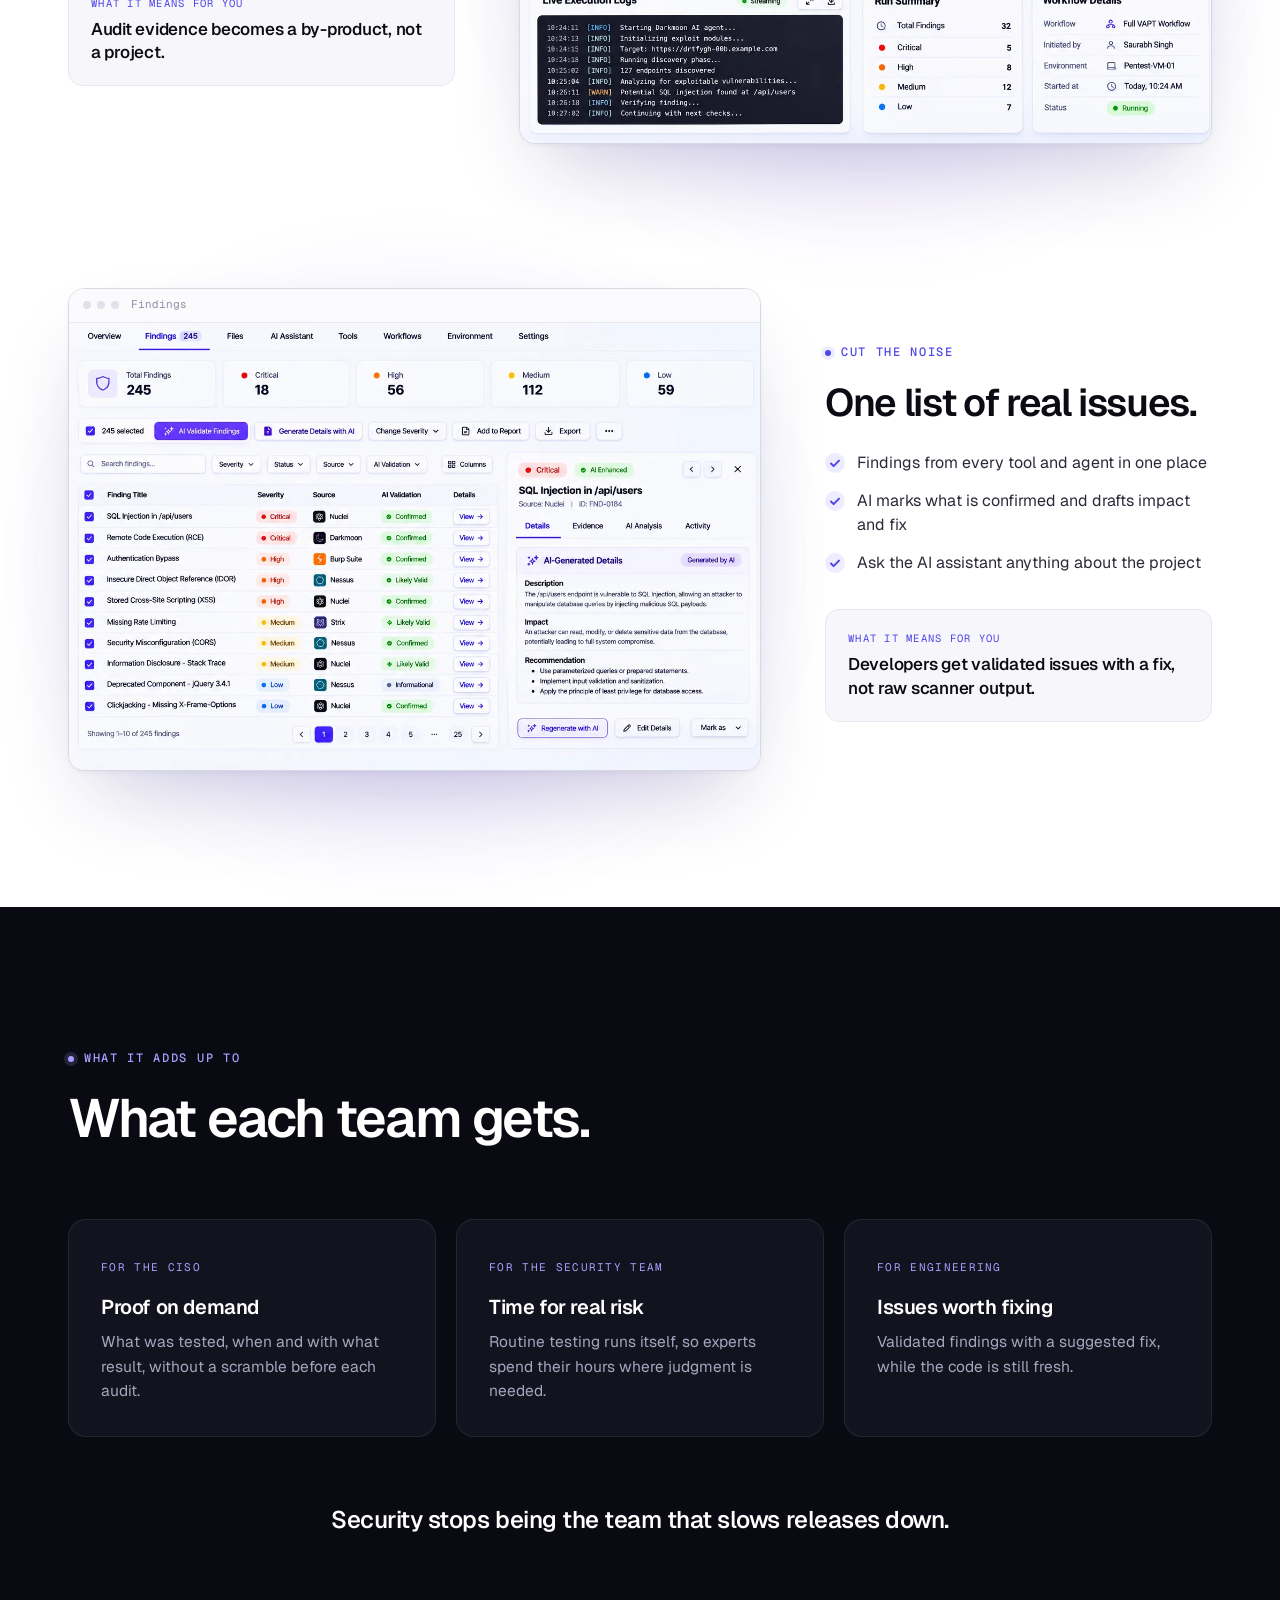
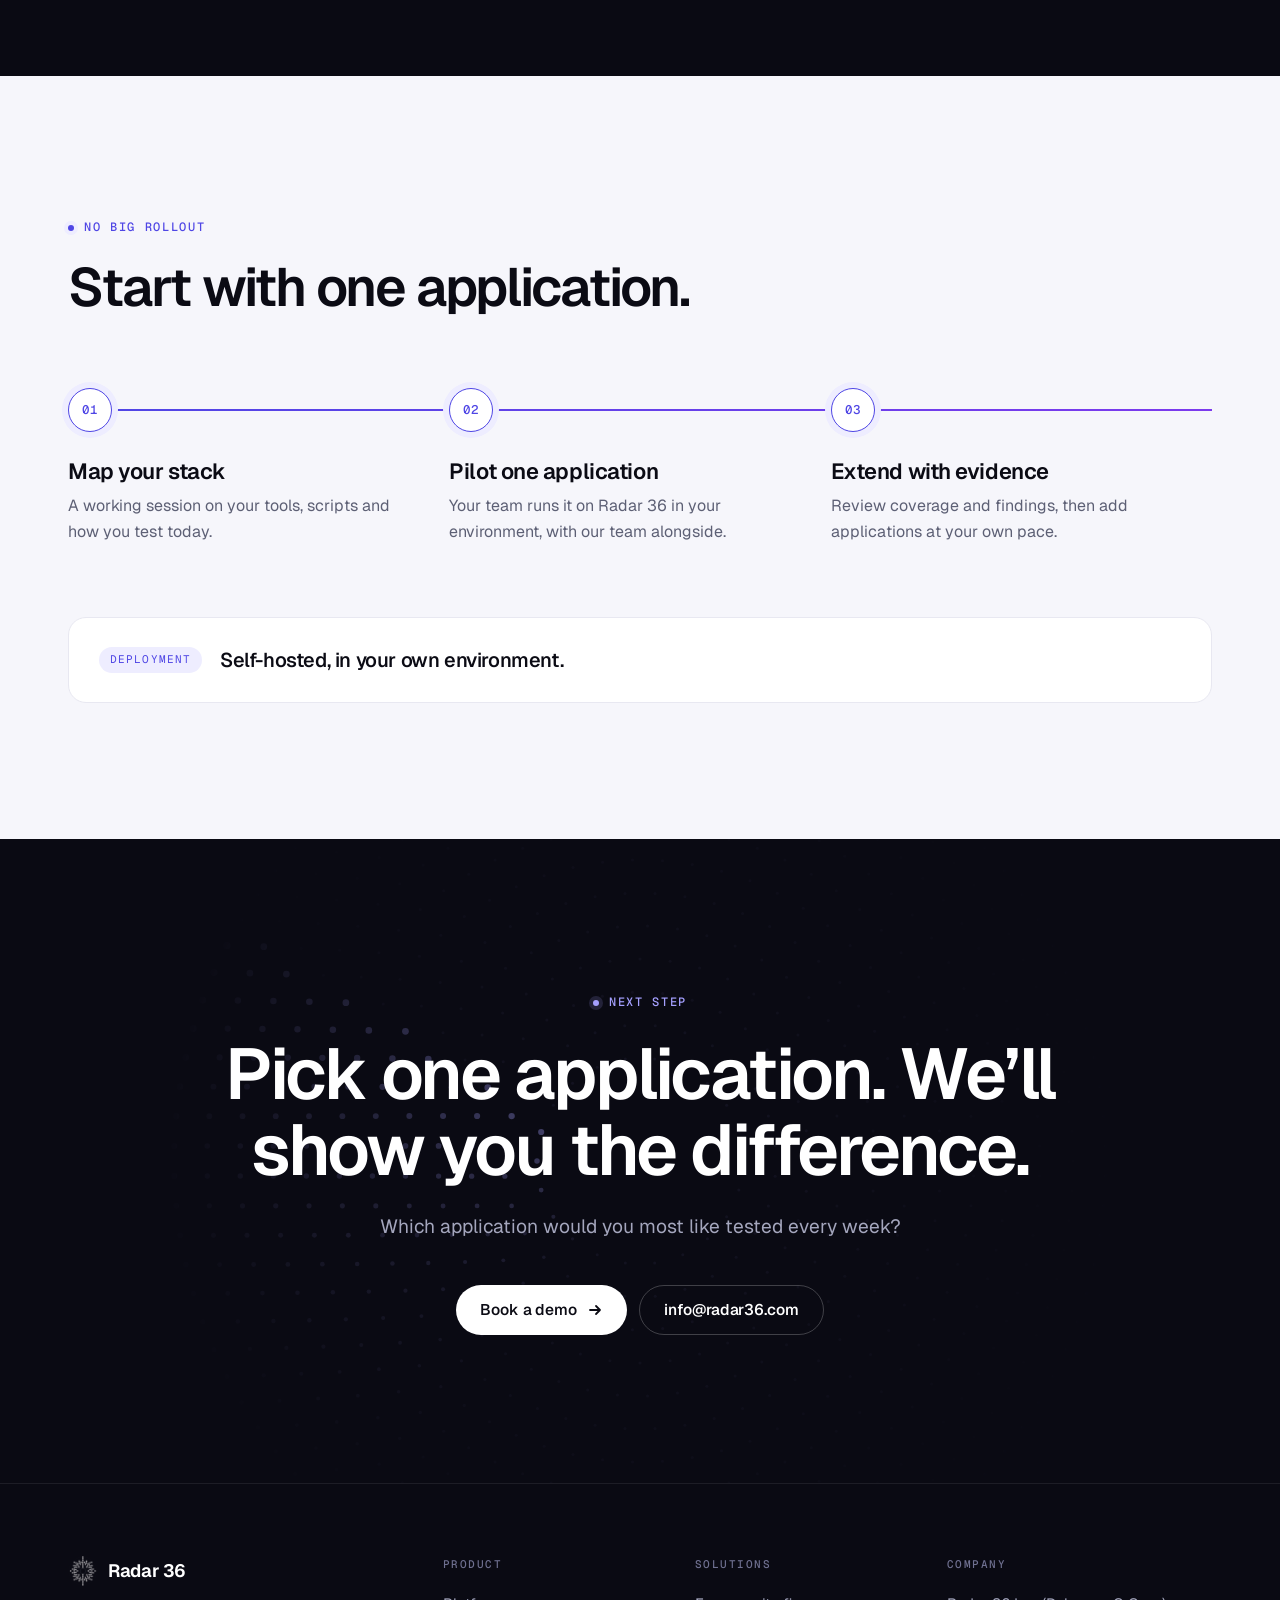
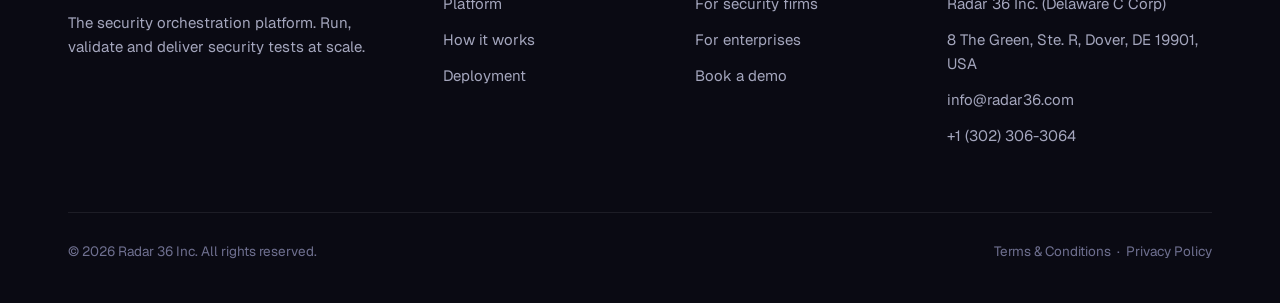
<file: enterprise.html>
<!doctype html>
<html lang="en">
<head>
<meta charset="utf-8">
<meta name="viewport" content="width=device-width, initial-scale=1">
<title>Radar 36 for Enterprise Security Teams</title>
<meta name="description" content="Continuous security testing, run by your team, under your control. Self-hosted orchestration for your tools, scripts and AI agents.">
<meta property="og:title" content="Radar 36 for Enterprise Security Teams">
<meta property="og:description" content="Continuous security testing, run by your team, under your control. Self-hosted orchestration for your tools, scripts and AI agents.">
<meta property="og:type" content="website">
<meta name="theme-color" content="#ffffff">
<link rel="icon" type="image/png" href="assets/img/favicon.png">
<link rel="preconnect" href="https://fonts.googleapis.com">
<link rel="preconnect" href="https://fonts.gstatic.com" crossorigin>
<link href="https://fonts.googleapis.com/css2?family=Geist:wght@400..700&family=Geist+Mono:wght@400;500&display=swap" rel="stylesheet">
<link rel="stylesheet" href="assets/css/site.css">
</head>
<body>

<svg width="0" height="0" style="position:absolute" aria-hidden="true">
  <defs>
    <linearGradient id="ringGrad" x1="0" y1="0" x2="1" y2="1"><stop offset="0" stop-color="#4f46e5"/><stop offset="1" stop-color="#7c3aed"/></linearGradient>
    <symbol id="arrow" viewBox="0 0 16 16" fill="none" stroke="currentColor" stroke-width="1.8" stroke-linecap="round" stroke-linejoin="round"><path d="M3 8h10M9 4l4 4-4 4"/></symbol>
    <symbol id="tick" viewBox="0 0 16 16" fill="none" stroke="currentColor" stroke-width="2" stroke-linecap="round" stroke-linejoin="round"><path d="M3.5 8.5l3 3 6-6.5"/></symbol>
    <symbol id="i-frag" viewBox="0 0 24 24" fill="none" stroke="currentColor" stroke-width="1.7" stroke-linecap="round" stroke-linejoin="round"><rect x="3" y="4" width="7" height="6" rx="1.5"/><rect x="14" y="4" width="7" height="6" rx="1.5"/><rect x="3" y="14" width="7" height="6" rx="1.5"/><path d="M14 17h7M17.500 13.500v7" stroke-dasharray="2 2.500"/></symbol>
    <symbol id="i-wrench" viewBox="0 0 24 24" fill="none" stroke="currentColor" stroke-width="1.7" stroke-linecap="round" stroke-linejoin="round"><path d="M14.500 6.500a4 4 0 0 0-5.200 5.200L4 17l3 3 5.300-5.300a4 4 0 0 0 5.200-5.200L15 12l-3-3z"/></symbol>
    <symbol id="i-alert" viewBox="0 0 24 24" fill="none" stroke="currentColor" stroke-width="1.7" stroke-linecap="round" stroke-linejoin="round"><path d="M12 3l8 3v6c0 4.500-3.300 7.800-8 9-4.700-1.200-8-4.500-8-9V6z"/><path d="M12 8.500v4.500M12 16v.100"/></symbol>
    <symbol id="i-users" viewBox="0 0 24 24" fill="none" stroke="currentColor" stroke-width="1.7" stroke-linecap="round" stroke-linejoin="round"><circle cx="9" cy="8" r="3.200"/><path d="M3 19.500c.600-3.200 3-5 6-5s5.400 1.800 6 5M16 5.200a3.200 3.200 0 0 1 0 5.800M18 14.800c1.700.700 2.700 2.300 3 4.700"/></symbol>
    <symbol id="i-box" viewBox="0 0 24 24" fill="none" stroke="currentColor" stroke-width="1.7" stroke-linecap="round" stroke-linejoin="round"><path d="M12 3l8 4.500v9L12 21l-8-4.500v-9z"/><path d="M4 7.500l8 4.500 8-4.500M12 12v9"/></symbol>
    <symbol id="i-server" viewBox="0 0 24 24" fill="none" stroke="currentColor" stroke-width="1.7" stroke-linecap="round" stroke-linejoin="round"><rect x="3.500" y="4" width="17" height="6.500" rx="2"/><rect x="3.500" y="13.500" width="17" height="6.500" rx="2"/><path d="M7.500 7.250h.100M7.500 16.750h.100"/></symbol>
    <symbol id="i-lock" viewBox="0 0 24 24" fill="none" stroke="currentColor" stroke-width="1.7" stroke-linecap="round" stroke-linejoin="round"><rect x="4.500" y="10.500" width="15" height="10" rx="2.500"/><path d="M8 10.500V8a4 4 0 0 1 8 0v2.500"/></symbol>
    <symbol id="i-log" viewBox="0 0 24 24" fill="none" stroke="currentColor" stroke-width="1.7" stroke-linecap="round" stroke-linejoin="round"><rect x="4" y="3.500" width="16" height="17" rx="2.500"/><path d="M8 8.500h8M8 12h8M8 15.500h5"/></symbol>
  </defs>
</svg>

<header class="nav">
  <div class="container nav-inner">
    <a class="brand" href="index.html" aria-label="Radar 36 home"><img src="assets/img/logo.png" alt="" width="30" height="30">Radar 36</a>
    <nav class="nav-links" aria-label="Primary">
      <a href="index.html#platform">Platform</a>
      <a href="security-firms.html">For security firms</a>
      <a href="enterprise.html" aria-current="page">For enterprises</a>
      <a href="index.html#deployment">Deployment</a>
      <a class="m-cta" href="https://cal.id/saurabhsingh/product-walkthrough" target="_blank" rel="noopener">Book a demo</a>
    </nav>
    <div class="nav-cta">
      <a class="btn btn-primary btn-sm" href="https://cal.id/saurabhsingh/product-walkthrough" target="_blank" rel="noopener">Book a demo</a>
      <button class="menu-btn" aria-label="Menu" aria-expanded="false"><span></span></button>
    </div>
  </div>
</header>

<main>
<section class="hero"><div class="hero-bg"><canvas data-radar aria-hidden="true"></canvas></div><div class="container"><div class="hero-copy"><span class="pill rv"><b>For in-house security teams</b> Self-hosted, under your control</span><h1 class="rv" style="--i:1">Test as fast as you <span class="grad-text">ship.</span></h1><p class="lead rv" style="--i:2">Your engineers release every week. Radar 36 lets your own security team test at that pace, with full control over what runs and where.</p><div class="hero-actions rv" style="--i:3"><a class="btn btn-primary" href="https://cal.id/saurabhsingh/product-walkthrough" target="_blank" rel="noopener">Book a demo <svg><use href="#arrow"/></svg></a><a class="btn btn-ghost" href="#compare">See what changes</a></div><div class="hero-note rv" style="--i:4"><span><svg><use href="#tick"/></svg>Runs in your environment</span><span><svg><use href="#tick"/></svg>Orchestrates the tools you own</span><span><svg><use href="#tick"/></svg>Start with one application</span></div></div><div class="stage rv-scale"><div class="window cadence"><div class="window-bar"><div class="dots"><i></i><i></i><i></i></div><div class="window-title">Testing cadence <span>· one application, six months</span></div><div class="status done"><i></i><span>On schedule</span></div></div><div class="cad-body"><div class="cad-row rel"><div class="cad-label"><b>Releases</b><small>Engineering ships weekly</small></div><div class="cad-track"><i class="on" style="--d:0"></i><i class="on" style="--d:1"></i><i class="on" style="--d:2"></i><i class="on" style="--d:3"></i><i class="on" style="--d:4"></i><i class="on" style="--d:5"></i><i class="on" style="--d:6"></i><i class="on" style="--d:7"></i><i class="on" style="--d:8"></i><i class="on" style="--d:9"></i><i class="on" style="--d:10"></i><i class="on" style="--d:11"></i><i class="on" style="--d:12"></i><i class="on" style="--d:13"></i><i class="on" style="--d:14"></i><i class="on" style="--d:15"></i><i class="on" style="--d:16"></i><i class="on" style="--d:17"></i><i class="on" style="--d:18"></i><i class="on" style="--d:19"></i><i class="on" style="--d:20"></i><i class="on" style="--d:21"></i><i class="on" style="--d:22"></i><i class="on" style="--d:23"></i><i class="on" style="--d:24"></i><i class="on" style="--d:25"></i></div></div><div class="cad-row old"><div class="cad-label"><b>Point-in-time tests</b><small>A few times a year</small></div><div class="cad-track"><i class="" style="--d:0"></i><i class="" style="--d:1"></i><i class="" style="--d:2"></i><i class="" style="--d:3"></i><i class="" style="--d:4"></i><i class="on" style="--d:5"></i><i class="" style="--d:6"></i><i class="" style="--d:7"></i><i class="" style="--d:8"></i><i class="" style="--d:9"></i><i class="" style="--d:10"></i><i class="" style="--d:11"></i><i class="" style="--d:12"></i><i class="" style="--d:13"></i><i class="" style="--d:14"></i><i class="" style="--d:15"></i><i class="" style="--d:16"></i><i class="" style="--d:17"></i><i class="on" style="--d:18"></i><i class="" style="--d:19"></i><i class="" style="--d:20"></i><i class="" style="--d:21"></i><i class="" style="--d:22"></i><i class="" style="--d:23"></i><i class="" style="--d:24"></i><i class="" style="--d:25"></i></div></div><div class="cad-row new"><div class="cad-label"><b>Radar 36 workflows</b><small>Scheduled or triggered by webhook</small></div><div class="cad-track"><i class="on" style="--d:0"></i><i class="on" style="--d:1"></i><i class="on" style="--d:2"></i><i class="on" style="--d:3"></i><i class="on" style="--d:4"></i><i class="on" style="--d:5"></i><i class="on" style="--d:6"></i><i class="on" style="--d:7"></i><i class="on" style="--d:8"></i><i class="on" style="--d:9"></i><i class="on" style="--d:10"></i><i class="on" style="--d:11"></i><i class="on" style="--d:12"></i><i class="on" style="--d:13"></i><i class="on" style="--d:14"></i><i class="on" style="--d:15"></i><i class="on" style="--d:16"></i><i class="on" style="--d:17"></i><i class="on" style="--d:18"></i><i class="on" style="--d:19"></i><i class="on" style="--d:20"></i><i class="on" style="--d:21"></i><i class="on" style="--d:22"></i><i class="on" style="--d:23"></i><i class="on" style="--d:24"></i><i class="on" style="--d:25"></i></div></div><div class="cad-axis"><span>Week 1</span><span>Week 13</span><span>Week 26</span></div></div></div></div></div><div style="height:120px"></div></section><section class="section soft"><div class="container"><div class="head"><span class="eyebrow rv">Sound familiar?</span><h2 class="rv" style="--i:1">Four questions for your security team.</h2></div><div class="grid-2"><article class="card q rv" style="--i:0"><span class="num">01</span><h3>How much has shipped since your last pentest?</h3><p>Deep testing happens a few times a year. Releases happen every week.</p></article><article class="card q rv" style="--i:1"><span class="num">02</span><h3>Who is running AI agents against your systems, and from where?</h3><p>Agents and scripts run from individual laptops, with no isolation and no record.</p></article><article class="card q rv" style="--i:0"><span class="num">03</span><h3>Could you show an auditor what was tested, and when?</h3><p>The evidence sits in terminals, PDFs and chat threads until someone collects it.</p></article><article class="card q rv" style="--i:1"><span class="num">04</span><h3>How many reports does it take to see one application’s risk?</h3><p>Every scanner and vendor reports separately, so the same issue is triaged twice.</p></article></div></div></section><section class="section" id="compare"><div class="container"><div class="head"><span class="eyebrow rv">What changes</span><h2 class="rv" style="--i:1">From periodic projects to a running program.</h2><p class="lead rv" style="--i:2">Continuous security testing, run by your team, under your control. One self-hosted workspace where your tools, scripts and AI agents run in isolated sandboxes, and every run is on the record.</p></div><div class="compare rv"><div class="cmp-head"><div>Area</div><div>Today</div><div>With Radar 36</div></div><div class="cmp-row" style="--i:0"><div>Coverage</div><div>Point-in-time tests on a few applications a year</div><div>Scheduled workflows test on your cadence</div></div><div class="cmp-row" style="--i:1"><div>AI agents</div><div>Run ad hoc from laptops, outside any standard</div><div>Run in isolated sandboxes the whole team can see</div></div><div class="cmp-row" style="--i:2"><div>Evidence</div><div>Gathered by hand before each audit</div><div>Logs and artifacts kept for every run</div></div><div class="cmp-row" style="--i:3"><div>Findings</div><div>Separate reports from each scanner and vendor</div><div>One validated list for the whole team</div></div></div><p class="cmp-foot rv">Your team sets the standard. Radar 36 runs it, every time.</p></div></section><section class="section" id="product"><div class="container"><div class="feature"><div class="f-copy rv"><span class="eyebrow">No new silo</span><h3>Works with the stack you own.</h3><ul><li class="check">Burp Suite, Nessus, Nuclei, ZAP and more, ready in one click</li><li class="check">Internal scripts and Docker tools plug in without code</li><li class="check">GUI tools stay available for manual deep-dives</li></ul><div class="means"><small>What it means for you</small><p>The tools you already pay for get orchestrated, not replaced.</p></div></div><div class="f-media rv" style="--i:1"><figure class="shot"><div class="shot-bar"><div class="dots"><i></i><i></i><i></i></div><span>Marketplace</span></div><img src="assets/img/marketplace.webp" width="1294" height="938" loading="lazy" alt="Marketplace of security tools, AI agents and integrations"></figure></div></div><div class="feature flip"><div class="f-copy rv"><span class="eyebrow">Close the coverage gap</span><h3>Testing that runs on your cadence.</h3><ul><li class="check">Chain scanners, AI agents and your scripts on one canvas</li><li class="check">Start runs by hand, on a schedule or by webhook</li><li class="check">Send results to Jira, Slack or email</li></ul><div class="means"><small>What it means for you</small><p>A small team covers more applications, more often.</p></div></div><div class="f-media rv" style="--i:1"><figure class="shot"><div class="shot-bar"><div class="dots"><i></i><i></i><i></i></div><span>Workflow builder</span></div><img src="assets/img/builder.webp" width="1296" height="934" loading="lazy" alt="Workflow builder with scanners, AI agents and actions on one canvas"></figure></div></div><div class="feature"><div class="f-copy rv"><span class="eyebrow">Set the standard</span><h3>One standard, across every team.</h3><ul><li class="check">Organization workflows everyone runs the same way</li><li class="check">Private drafts kept apart from approved workflows</li><li class="check">See when each one last ran, and who ran it</li></ul><div class="means"><small>What it means for you</small><p>Your testing policy becomes something that runs, not a document.</p></div></div><div class="f-media rv" style="--i:1"><figure class="shot"><div class="shot-bar"><div class="dots"><i></i><i></i><i></i></div><span>Workflows</span></div><img src="assets/img/workflows.webp" width="1290" height="850" loading="lazy" alt="Workflow library with private, organization and community workflows"></figure></div></div><div class="feature flip"><div class="f-copy rv"><span class="eyebrow">Stay in control</span><h3>AI agents, on your terms.</h3><ul><li class="check">Every tool, agent and script runs in a dedicated, ephemeral sandbox</li><li class="check">Self-hosted, on your own machines or isolated cloud VMs</li><li class="check">Each project’s data and credentials kept separate</li></ul><div class="means"><small>What it means for you</small><p>Adopt AI testing agents without losing sight of where they run.</p></div></div><div class="f-media rv" style="--i:1"><figure class="shot"><div class="shot-bar"><div class="dots"><i></i><i></i><i></i></div><span>Execution environment</span></div><img src="assets/img/environment.webp" width="1294" height="758" loading="lazy" alt="Execution environment with a local machine and isolated cloud VMs"></figure></div></div><div class="feature"><div class="f-copy rv"><span class="eyebrow">Prove it</span><h3>Every run on the record.</h3><ul><li class="check">Who started it, where it ran and what it found</li><li class="check">Step-by-step progress with live logs</li><li class="check">Logs and artifacts stored with every execution</li></ul><div class="means"><small>What it means for you</small><p>Audit evidence becomes a by-product, not a project.</p></div></div><div class="f-media rv" style="--i:1"><figure class="shot"><div class="shot-bar"><div class="dots"><i></i><i></i><i></i></div><span>Workflow run</span></div><img src="assets/img/run.webp" width="1294" height="902" loading="lazy" alt="Live workflow run with step progress, streaming logs and run summary"></figure></div></div><div class="feature flip"><div class="f-copy rv"><span class="eyebrow">Cut the noise</span><h3>One list of real issues.</h3><ul><li class="check">Findings from every tool and agent in one place</li><li class="check">AI marks what is confirmed and drafts impact and fix</li><li class="check">Ask the AI assistant anything about the project</li></ul><div class="means"><small>What it means for you</small><p>Developers get validated issues with a fix, not raw scanner output.</p></div></div><div class="f-media rv" style="--i:1"><figure class="shot"><div class="shot-bar"><div class="dots"><i></i><i></i><i></i></div><span>Findings</span></div><img src="assets/img/findings.webp" width="1290" height="834" loading="lazy" alt="Consolidated findings with AI validation and AI-generated details"></figure></div></div></div></section><section class="section dark" id="teams"><div class="container"><div class="head"><span class="eyebrow rv">What it adds up to</span><h2 class="rv" style="--i:1">What each team gets.</h2></div><div class="grid-3"><article class="card rv"><span class="k">For the CISO</span><h3>Proof on demand</h3><p>What was tested, when and with what result, without a scramble before each audit.</p></article><article class="card rv" style="--i:1"><span class="k">For the security team</span><h3>Time for real risk</h3><p>Routine testing runs itself, so experts spend their hours where judgment is needed.</p></article><article class="card rv" style="--i:2"><span class="k">For engineering</span><h3>Issues worth fixing</h3><p>Validated findings with a suggested fix, while the code is still fresh.</p></article></div><p class="cmp-foot rv" style="margin-top:64px">Security stops being the team that slows releases down.</p></div></section><section class="section soft" id="start"><div class="container"><div class="head"><span class="eyebrow rv">No big rollout</span><h2 class="rv" style="--i:1">Start with one application.</h2></div><div class="steps three"><div class="step rv" style="--i:0"><h3>Map your stack</h3><p>A working session on your tools, scripts and how you test today.</p></div><div class="step rv" style="--i:1"><h3>Pilot one application</h3><p>Your team runs it on Radar 36 in your environment, with our team alongside.</p></div><div class="step rv" style="--i:2"><h3>Extend with evidence</h3><p>Review coverage and findings, then add applications at your own pace.</p></div></div><div class="deploy rv"><span class="tag accent">Deployment</span><p>Self-hosted, in your own environment.</p></div></div></section><section class="cta dark"><canvas data-radar data-dark aria-hidden="true"></canvas><div class="container"><span class="eyebrow rv">Next step</span><h2 class="rv" style="--i:1">Pick one application. We’ll show you the difference.</h2><p class="lead rv" style="--i:2">Which application would you most like tested every week?</p><div class="hero-actions rv" style="--i:3"><a class="btn btn-light" href="https://cal.id/saurabhsingh/product-walkthrough" target="_blank" rel="noopener">Book a demo <svg><use href="#arrow"/></svg></a><a class="btn btn-outline-light" href="mailto:info@radar36.com">info@radar36.com</a></div></div></section>
</main>

<footer class="footer">
  <div class="container">
    <div class="footer-grid">
      <div>
        <a class="brand" href="index.html"><img src="assets/img/logo.png" alt="" width="30" height="30">Radar 36</a>
        <p>The security orchestration platform. Run, validate and deliver security tests at scale.</p>
      </div>
      <div>
        <h4>Product</h4>
        <ul>
          <li><a href="index.html#platform">Platform</a></li>
          <li><a href="index.html#how">How it works</a></li>
          <li><a href="index.html#deployment">Deployment</a></li>
        </ul>
      </div>
      <div>
        <h4>Solutions</h4>
        <ul>
          <li><a href="security-firms.html">For security firms</a></li>
          <li><a href="enterprise.html">For enterprises</a></li>
          <li><a href="https://cal.id/saurabhsingh/product-walkthrough" target="_blank" rel="noopener">Book a demo</a></li>
        </ul>
      </div>
      <div>
        <h4>Company</h4>
        <ul>
          <li>Radar 36 Inc. (Delaware C Corp)</li>
          <li>8 The Green, Ste. R, Dover, DE 19901, USA</li>
          <li><a href="mailto:info@radar36.com">info@radar36.com</a></li>
          <li><a href="tel:+13023063064">+1 (302) 306-3064</a></li>
        </ul>
      </div>
    </div>
    <div class="footer-bottom">
      <span>© <span data-year>2026</span> Radar 36 Inc. All rights reserved.</span>
      <span><a href="terms.html">Terms &amp; Conditions</a> &nbsp;·&nbsp; <a href="privacy.html">Privacy Policy</a></span>
    </div>
  </div>
</footer>

<script src="assets/js/site.js" defer></script>
<script src="assets/js/waitlist.js" defer></script>
</body>
</html>
</file>
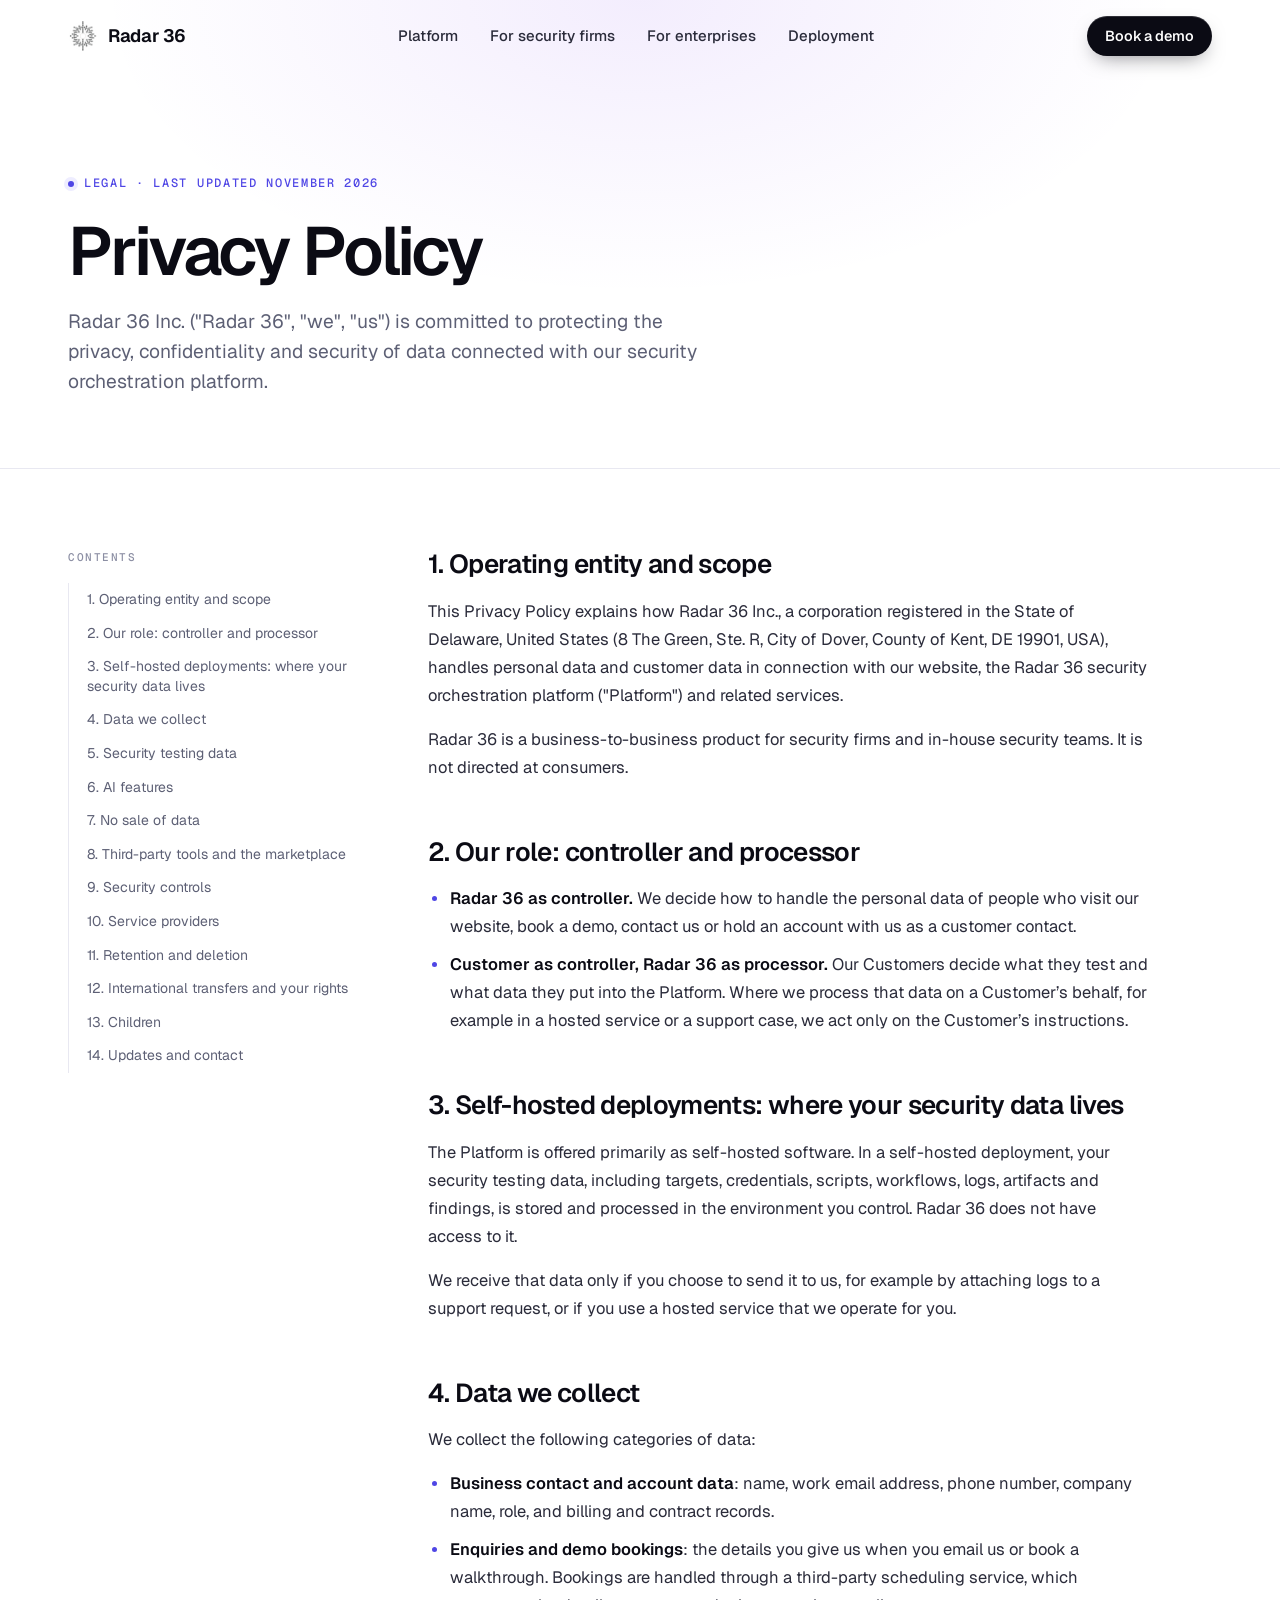
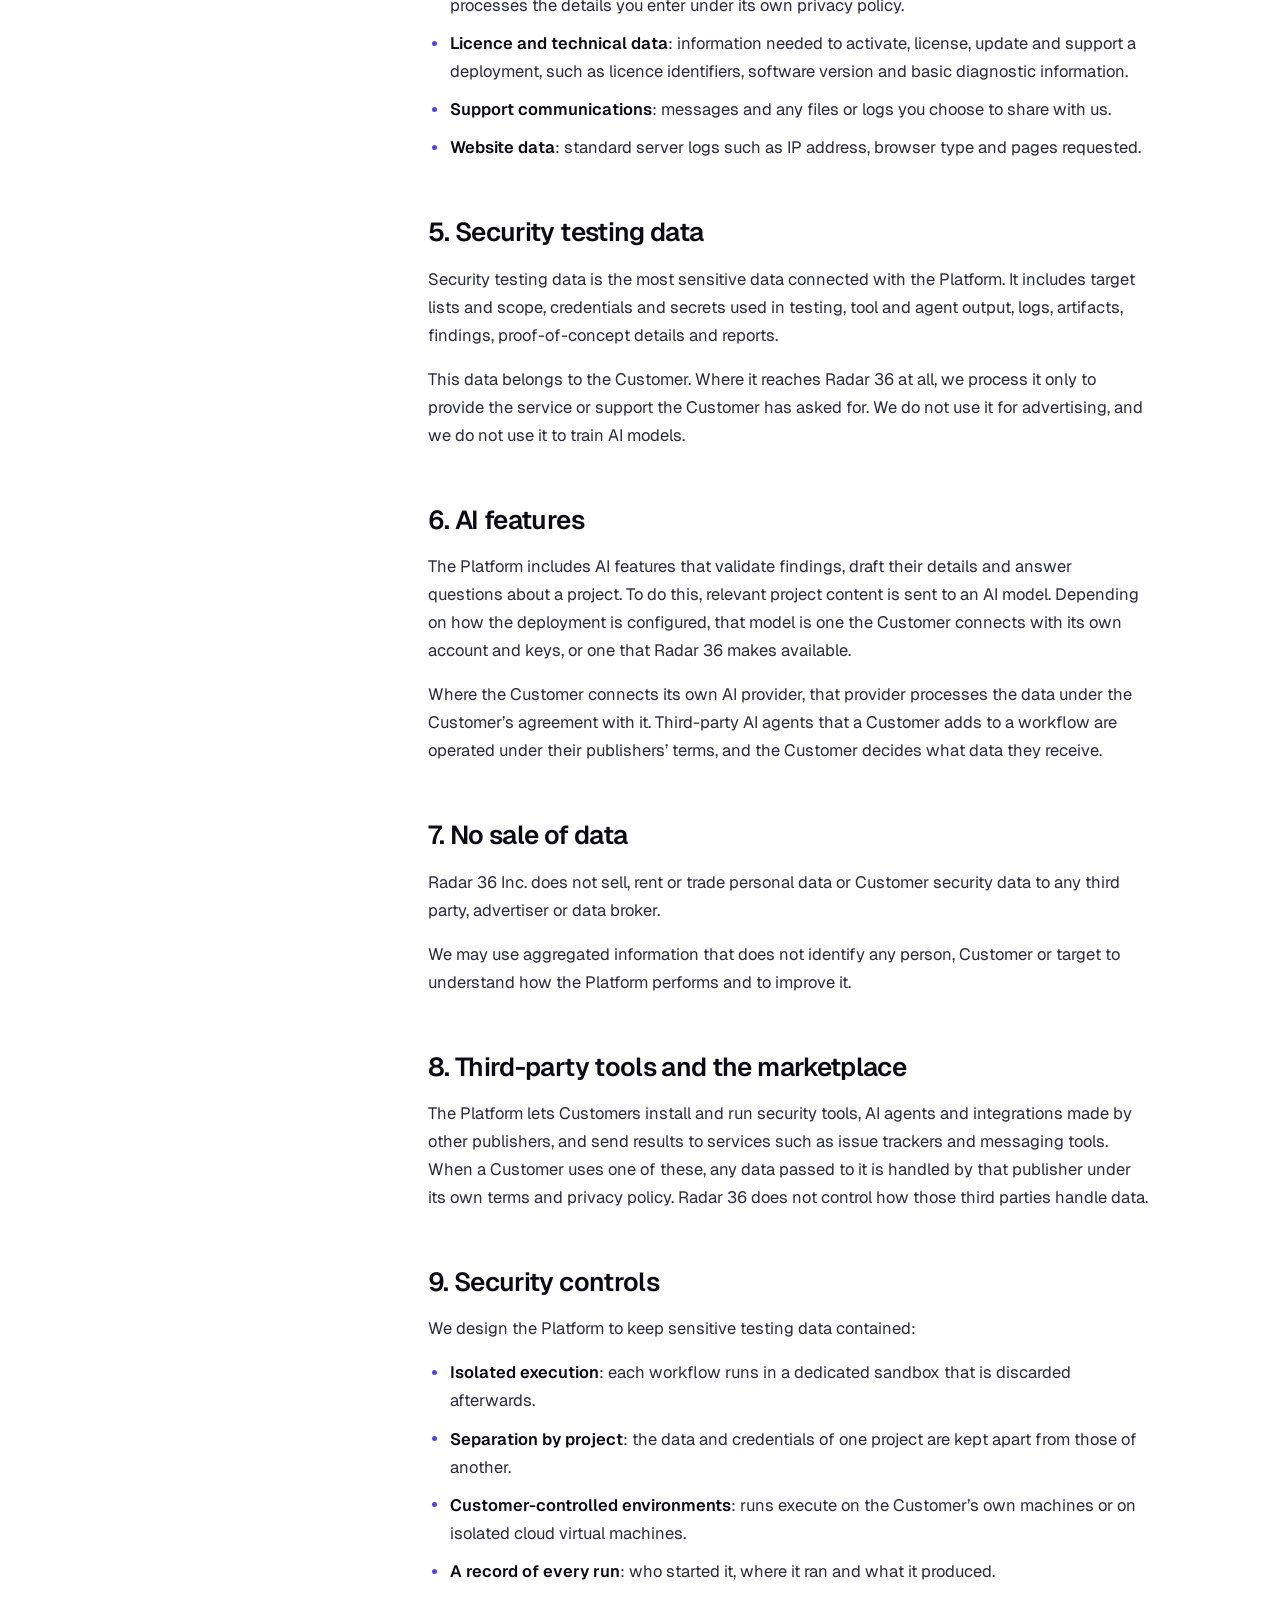
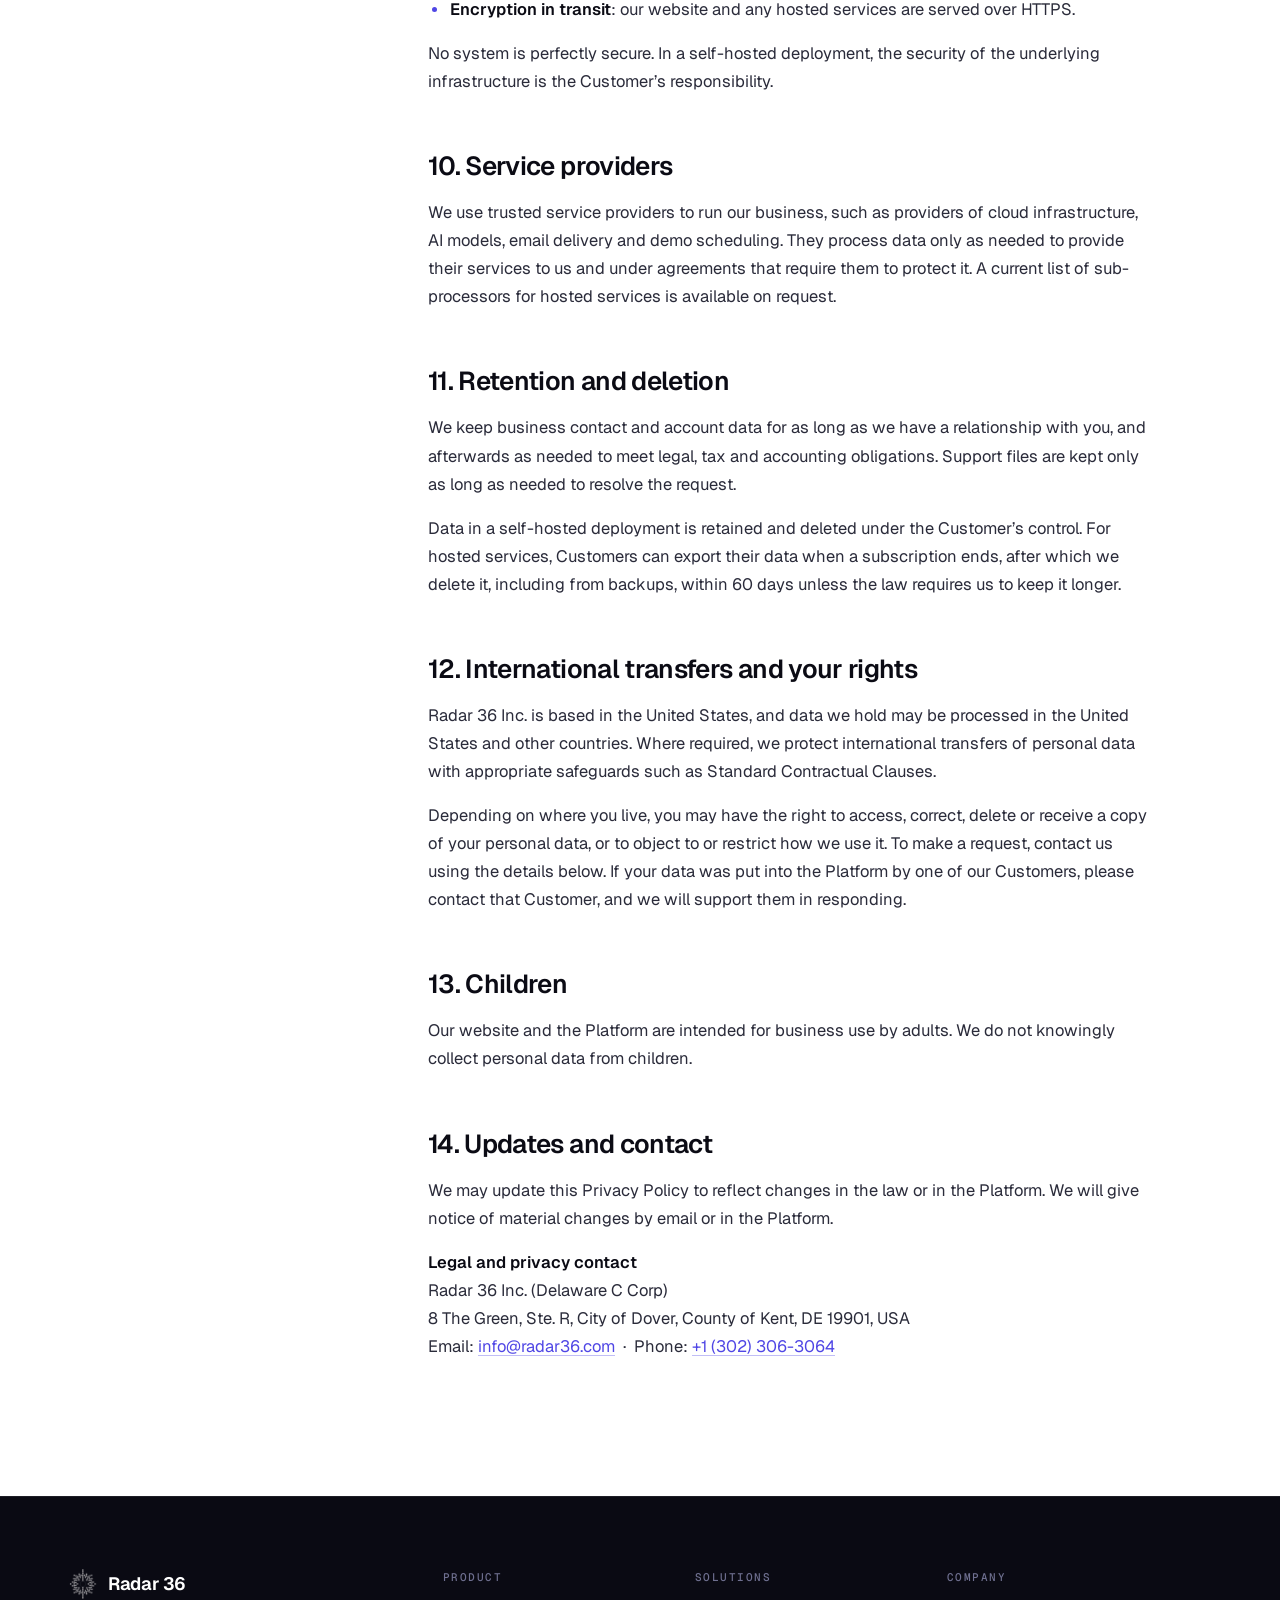
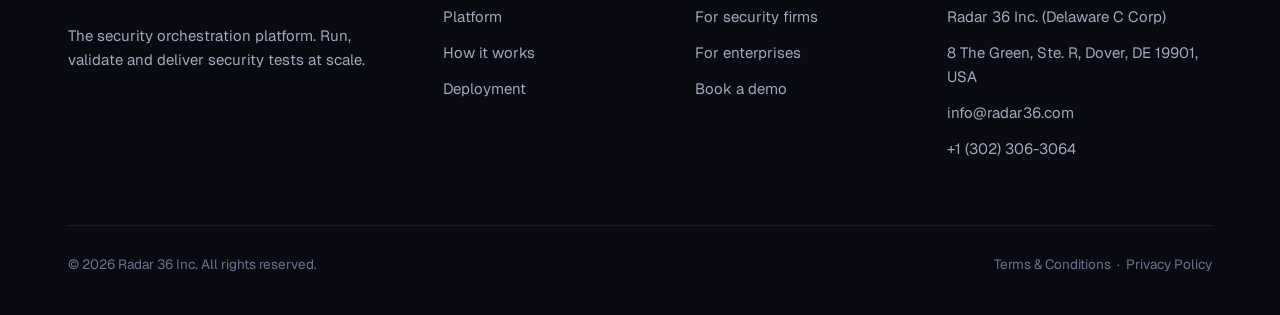
<file: privacy.html>
<!doctype html>
<html lang="en">
<head>
<meta charset="utf-8">
<meta name="viewport" content="width=device-width, initial-scale=1">
<title>Privacy Policy — Radar 36</title>
<meta name="description" content="How Radar 36 Inc. handles personal data and customer security data for the Radar 36 security orchestration platform.">
<meta property="og:title" content="Privacy Policy — Radar 36">
<meta property="og:description" content="How Radar 36 Inc. handles personal data and customer security data for the Radar 36 security orchestration platform.">
<meta property="og:type" content="website">
<meta name="theme-color" content="#ffffff">
<link rel="icon" type="image/png" href="assets/img/favicon.png">
<link rel="preconnect" href="https://fonts.googleapis.com">
<link rel="preconnect" href="https://fonts.gstatic.com" crossorigin>
<link href="https://fonts.googleapis.com/css2?family=Geist:wght@400..700&family=Geist+Mono:wght@400;500&display=swap" rel="stylesheet">
<link rel="stylesheet" href="assets/css/site.css">
</head>
<body>

<svg width="0" height="0" style="position:absolute" aria-hidden="true">
  <defs>
    <linearGradient id="ringGrad" x1="0" y1="0" x2="1" y2="1"><stop offset="0" stop-color="#4f46e5"/><stop offset="1" stop-color="#7c3aed"/></linearGradient>
    <symbol id="arrow" viewBox="0 0 16 16" fill="none" stroke="currentColor" stroke-width="1.8" stroke-linecap="round" stroke-linejoin="round"><path d="M3 8h10M9 4l4 4-4 4"/></symbol>
    <symbol id="tick" viewBox="0 0 16 16" fill="none" stroke="currentColor" stroke-width="2" stroke-linecap="round" stroke-linejoin="round"><path d="M3.5 8.5l3 3 6-6.5"/></symbol>
    <symbol id="i-frag" viewBox="0 0 24 24" fill="none" stroke="currentColor" stroke-width="1.7" stroke-linecap="round" stroke-linejoin="round"><rect x="3" y="4" width="7" height="6" rx="1.5"/><rect x="14" y="4" width="7" height="6" rx="1.5"/><rect x="3" y="14" width="7" height="6" rx="1.5"/><path d="M14 17h7M17.500 13.500v7" stroke-dasharray="2 2.500"/></symbol>
    <symbol id="i-wrench" viewBox="0 0 24 24" fill="none" stroke="currentColor" stroke-width="1.7" stroke-linecap="round" stroke-linejoin="round"><path d="M14.500 6.500a4 4 0 0 0-5.200 5.200L4 17l3 3 5.300-5.300a4 4 0 0 0 5.200-5.200L15 12l-3-3z"/></symbol>
    <symbol id="i-alert" viewBox="0 0 24 24" fill="none" stroke="currentColor" stroke-width="1.7" stroke-linecap="round" stroke-linejoin="round"><path d="M12 3l8 3v6c0 4.500-3.300 7.800-8 9-4.700-1.200-8-4.500-8-9V6z"/><path d="M12 8.500v4.500M12 16v.100"/></symbol>
    <symbol id="i-users" viewBox="0 0 24 24" fill="none" stroke="currentColor" stroke-width="1.7" stroke-linecap="round" stroke-linejoin="round"><circle cx="9" cy="8" r="3.200"/><path d="M3 19.500c.600-3.200 3-5 6-5s5.400 1.800 6 5M16 5.200a3.200 3.200 0 0 1 0 5.800M18 14.800c1.700.700 2.700 2.300 3 4.700"/></symbol>
    <symbol id="i-box" viewBox="0 0 24 24" fill="none" stroke="currentColor" stroke-width="1.7" stroke-linecap="round" stroke-linejoin="round"><path d="M12 3l8 4.500v9L12 21l-8-4.500v-9z"/><path d="M4 7.500l8 4.500 8-4.500M12 12v9"/></symbol>
    <symbol id="i-server" viewBox="0 0 24 24" fill="none" stroke="currentColor" stroke-width="1.7" stroke-linecap="round" stroke-linejoin="round"><rect x="3.500" y="4" width="17" height="6.500" rx="2"/><rect x="3.500" y="13.500" width="17" height="6.500" rx="2"/><path d="M7.500 7.250h.100M7.500 16.750h.100"/></symbol>
    <symbol id="i-lock" viewBox="0 0 24 24" fill="none" stroke="currentColor" stroke-width="1.7" stroke-linecap="round" stroke-linejoin="round"><rect x="4.500" y="10.500" width="15" height="10" rx="2.500"/><path d="M8 10.500V8a4 4 0 0 1 8 0v2.500"/></symbol>
    <symbol id="i-log" viewBox="0 0 24 24" fill="none" stroke="currentColor" stroke-width="1.7" stroke-linecap="round" stroke-linejoin="round"><rect x="4" y="3.500" width="16" height="17" rx="2.500"/><path d="M8 8.500h8M8 12h8M8 15.500h5"/></symbol>
  </defs>
</svg>

<header class="nav">
  <div class="container nav-inner">
    <a class="brand" href="index.html" aria-label="Radar 36 home"><img src="assets/img/logo.png" alt="" width="30" height="30">Radar 36</a>
    <nav class="nav-links" aria-label="Primary">
      <a href="index.html#platform">Platform</a>
      <a href="security-firms.html">For security firms</a>
      <a href="enterprise.html">For enterprises</a>
      <a href="index.html#deployment">Deployment</a>
      <a class="m-cta" href="https://cal.id/saurabhsingh/product-walkthrough" target="_blank" rel="noopener">Book a demo</a>
    </nav>
    <div class="nav-cta">
      <a class="btn btn-primary btn-sm" href="https://cal.id/saurabhsingh/product-walkthrough" target="_blank" rel="noopener">Book a demo</a>
      <button class="menu-btn" aria-label="Menu" aria-expanded="false"><span></span></button>
    </div>
  </div>
</header>

<main>
<section class="legal-head"><div class="container"><span class="eyebrow">Legal · Last updated November 2026</span><h1>Privacy Policy</h1><p class="lead">Radar 36 Inc. ("Radar 36", "we", "us") is committed to protecting the privacy, confidentiality and security of data connected with our security orchestration platform.</p></div></section><section class="legal"><div class="container legal-grid"><aside class="legal-toc"><h4>Contents</h4><ol><li><a href="#s1">1. Operating entity and scope</a></li><li><a href="#s2">2. Our role: controller and processor</a></li><li><a href="#s3">3. Self-hosted deployments: where your security data lives</a></li><li><a href="#s4">4. Data we collect</a></li><li><a href="#s5">5. Security testing data</a></li><li><a href="#s6">6. AI features</a></li><li><a href="#s7">7. No sale of data</a></li><li><a href="#s8">8. Third-party tools and the marketplace</a></li><li><a href="#s9">9. Security controls</a></li><li><a href="#s10">10. Service providers</a></li><li><a href="#s11">11. Retention and deletion</a></li><li><a href="#s12">12. International transfers and your rights</a></li><li><a href="#s13">13. Children</a></li><li><a href="#s14">14. Updates and contact</a></li></ol></aside><article class="legal-body"><section id="s1"><h2>1. Operating entity and scope</h2><p>This Privacy Policy explains how Radar 36 Inc., a corporation registered in the State of Delaware, United States (8 The Green, Ste. R, City of Dover, County of Kent, DE 19901, USA), handles personal data and customer data in connection with our website, the Radar 36 security orchestration platform ("Platform") and related services.</p><p>Radar 36 is a business-to-business product for security firms and in-house security teams. It is not directed at consumers.</p></section><section id="s2"><h2>2. Our role: controller and processor</h2><ul><li><b>Radar 36 as controller.</b> We decide how to handle the personal data of people who visit our website, book a demo, contact us or hold an account with us as a customer contact.</li><li><b>Customer as controller, Radar 36 as processor.</b> Our Customers decide what they test and what data they put into the Platform. Where we process that data on a Customer’s behalf, for example in a hosted service or a support case, we act only on the Customer’s instructions.</li></ul></section><section id="s3"><h2>3. Self-hosted deployments: where your security data lives</h2><p>The Platform is offered primarily as self-hosted software. In a self-hosted deployment, your security testing data, including targets, credentials, scripts, workflows, logs, artifacts and findings, is stored and processed in the environment you control. Radar 36 does not have access to it.</p><p>We receive that data only if you choose to send it to us, for example by attaching logs to a support request, or if you use a hosted service that we operate for you.</p></section><section id="s4"><h2>4. Data we collect</h2><p>We collect the following categories of data:</p><ul><li><b>Business contact and account data</b>: name, work email address, phone number, company name, role, and billing and contract records.</li><li><b>Enquiries and demo bookings</b>: the details you give us when you email us or book a walkthrough. Bookings are handled through a third-party scheduling service, which processes the details you enter under its own privacy policy.</li><li><b>Licence and technical data</b>: information needed to activate, license, update and support a deployment, such as licence identifiers, software version and basic diagnostic information.</li><li><b>Support communications</b>: messages and any files or logs you choose to share with us.</li><li><b>Website data</b>: standard server logs such as IP address, browser type and pages requested.</li></ul></section><section id="s5"><h2>5. Security testing data</h2><p>Security testing data is the most sensitive data connected with the Platform. It includes target lists and scope, credentials and secrets used in testing, tool and agent output, logs, artifacts, findings, proof-of-concept details and reports.</p><p>This data belongs to the Customer. Where it reaches Radar 36 at all, we process it only to provide the service or support the Customer has asked for. We do not use it for advertising, and we do not use it to train AI models.</p></section><section id="s6"><h2>6. AI features</h2><p>The Platform includes AI features that validate findings, draft their details and answer questions about a project. To do this, relevant project content is sent to an AI model. Depending on how the deployment is configured, that model is one the Customer connects with its own account and keys, or one that Radar 36 makes available.</p><p>Where the Customer connects its own AI provider, that provider processes the data under the Customer’s agreement with it. Third-party AI agents that a Customer adds to a workflow are operated under their publishers’ terms, and the Customer decides what data they receive.</p></section><section id="s7"><h2>7. No sale of data</h2><p>Radar 36 Inc. does not sell, rent or trade personal data or Customer security data to any third party, advertiser or data broker.</p><p>We may use aggregated information that does not identify any person, Customer or target to understand how the Platform performs and to improve it.</p></section><section id="s8"><h2>8. Third-party tools and the marketplace</h2><p>The Platform lets Customers install and run security tools, AI agents and integrations made by other publishers, and send results to services such as issue trackers and messaging tools. When a Customer uses one of these, any data passed to it is handled by that publisher under its own terms and privacy policy. Radar 36 does not control how those third parties handle data.</p></section><section id="s9"><h2>9. Security controls</h2><p>We design the Platform to keep sensitive testing data contained:</p><ul><li><b>Isolated execution</b>: each workflow runs in a dedicated sandbox that is discarded afterwards.</li><li><b>Separation by project</b>: the data and credentials of one project are kept apart from those of another.</li><li><b>Customer-controlled environments</b>: runs execute on the Customer’s own machines or on isolated cloud virtual machines.</li><li><b>A record of every run</b>: who started it, where it ran and what it produced.</li><li><b>Encryption in transit</b>: our website and any hosted services are served over HTTPS.</li></ul><p>No system is perfectly secure. In a self-hosted deployment, the security of the underlying infrastructure is the Customer’s responsibility.</p></section><section id="s10"><h2>10. Service providers</h2><p>We use trusted service providers to run our business, such as providers of cloud infrastructure, AI models, email delivery and demo scheduling. They process data only as needed to provide their services to us and under agreements that require them to protect it. A current list of sub-processors for hosted services is available on request.</p></section><section id="s11"><h2>11. Retention and deletion</h2><p>We keep business contact and account data for as long as we have a relationship with you, and afterwards as needed to meet legal, tax and accounting obligations. Support files are kept only as long as needed to resolve the request.</p><p>Data in a self-hosted deployment is retained and deleted under the Customer’s control. For hosted services, Customers can export their data when a subscription ends, after which we delete it, including from backups, within 60 days unless the law requires us to keep it longer.</p></section><section id="s12"><h2>12. International transfers and your rights</h2><p>Radar 36 Inc. is based in the United States, and data we hold may be processed in the United States and other countries. Where required, we protect international transfers of personal data with appropriate safeguards such as Standard Contractual Clauses.</p><p>Depending on where you live, you may have the right to access, correct, delete or receive a copy of your personal data, or to object to or restrict how we use it. To make a request, contact us using the details below. If your data was put into the Platform by one of our Customers, please contact that Customer, and we will support them in responding.</p></section><section id="s13"><h2>13. Children</h2><p>Our website and the Platform are intended for business use by adults. We do not knowingly collect personal data from children.</p></section><section id="s14"><h2>14. Updates and contact</h2><p>We may update this Privacy Policy to reflect changes in the law or in the Platform. We will give notice of material changes by email or in the Platform.</p><p><b>Legal and privacy contact</b><br>Radar 36 Inc. (Delaware C Corp)<br>8 The Green, Ste. R, City of Dover, County of Kent, DE 19901, USA<br>Email: <a href="mailto:info@radar36.com">info@radar36.com</a> &nbsp;·&nbsp; Phone: <a href="tel:+13023063064">+1 (302) 306-3064</a></p></section></article></div></section>
</main>

<footer class="footer">
  <div class="container">
    <div class="footer-grid">
      <div>
        <a class="brand" href="index.html"><img src="assets/img/logo.png" alt="" width="30" height="30">Radar 36</a>
        <p>The security orchestration platform. Run, validate and deliver security tests at scale.</p>
      </div>
      <div>
        <h4>Product</h4>
        <ul>
          <li><a href="index.html#platform">Platform</a></li>
          <li><a href="index.html#how">How it works</a></li>
          <li><a href="index.html#deployment">Deployment</a></li>
        </ul>
      </div>
      <div>
        <h4>Solutions</h4>
        <ul>
          <li><a href="security-firms.html">For security firms</a></li>
          <li><a href="enterprise.html">For enterprises</a></li>
          <li><a href="https://cal.id/saurabhsingh/product-walkthrough" target="_blank" rel="noopener">Book a demo</a></li>
        </ul>
      </div>
      <div>
        <h4>Company</h4>
        <ul>
          <li>Radar 36 Inc. (Delaware C Corp)</li>
          <li>8 The Green, Ste. R, Dover, DE 19901, USA</li>
          <li><a href="mailto:info@radar36.com">info@radar36.com</a></li>
          <li><a href="tel:+13023063064">+1 (302) 306-3064</a></li>
        </ul>
      </div>
    </div>
    <div class="footer-bottom">
      <span>© <span data-year>2026</span> Radar 36 Inc. All rights reserved.</span>
      <span><a href="terms.html">Terms &amp; Conditions</a> &nbsp;·&nbsp; <a href="privacy.html">Privacy Policy</a></span>
    </div>
  </div>
</footer>

<script src="assets/js/site.js" defer></script>
<script src="assets/js/waitlist.js" defer></script>
</body>
</html>
</file>
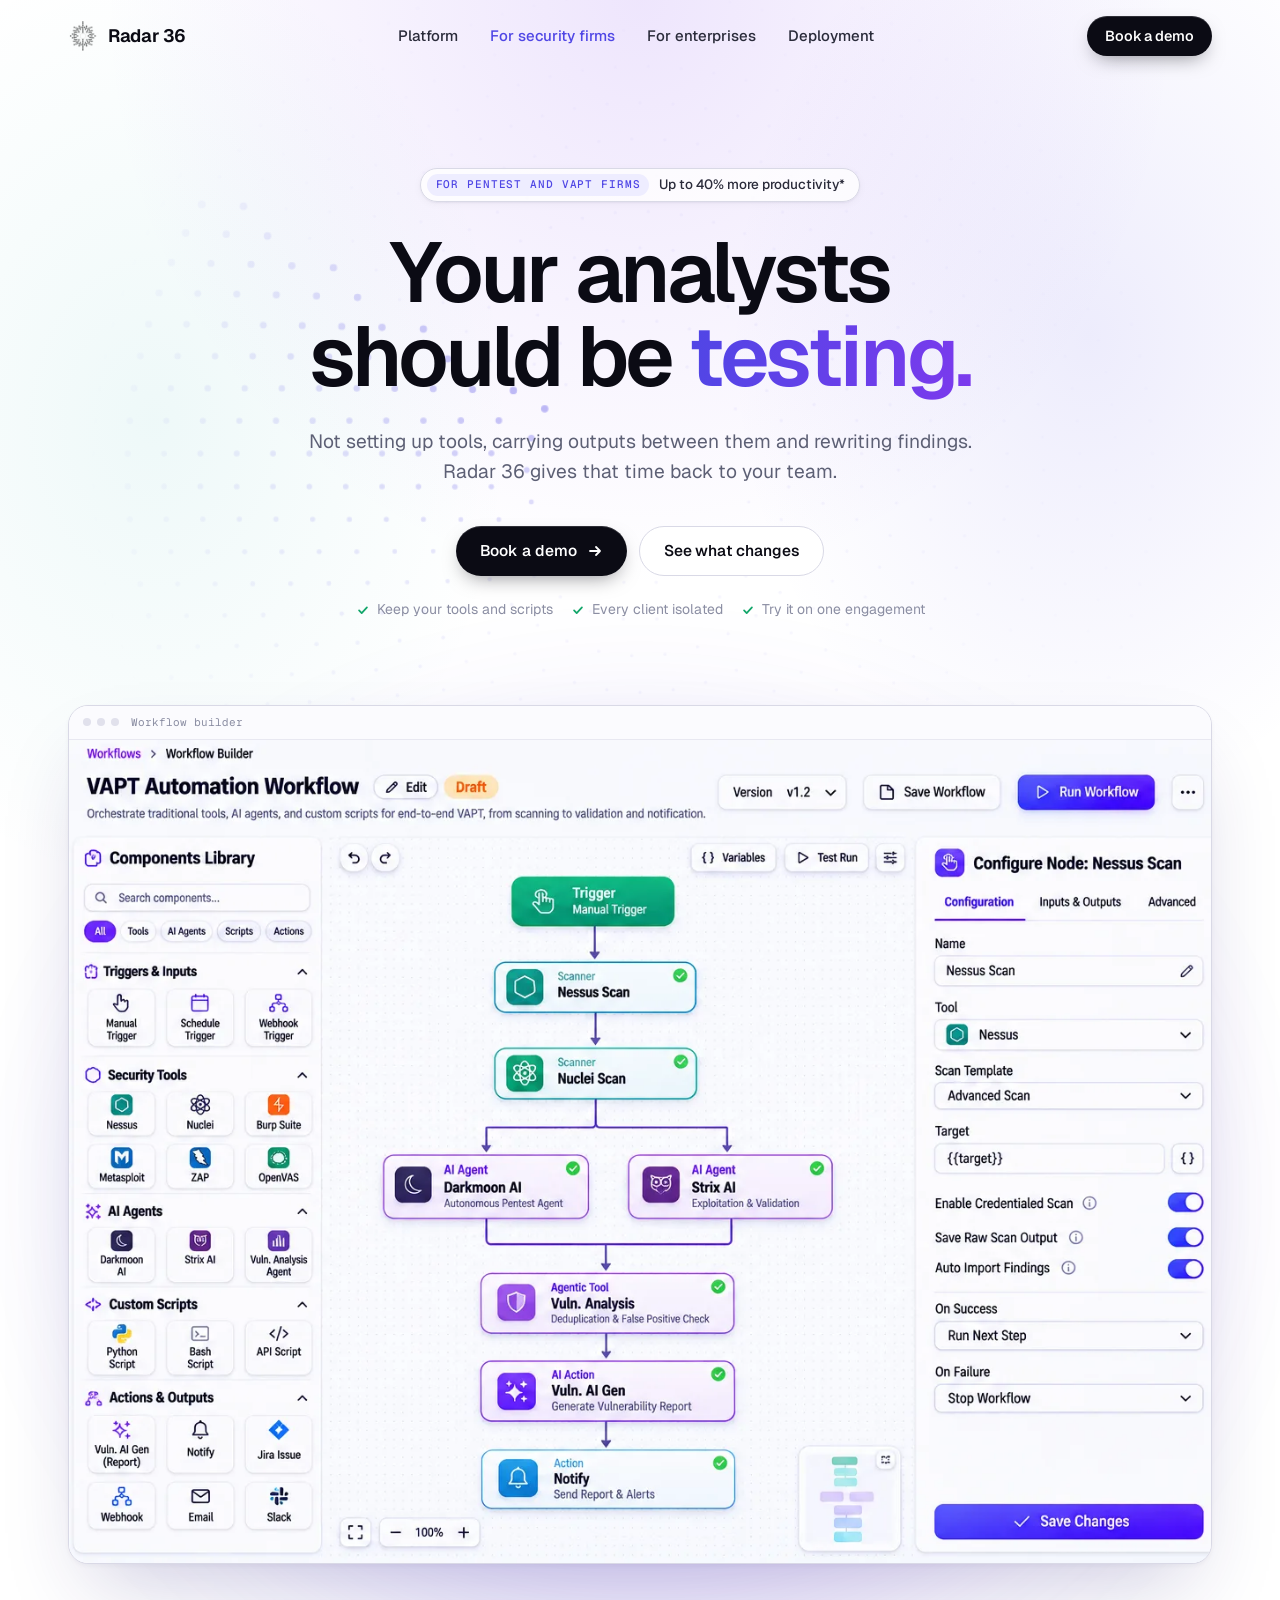
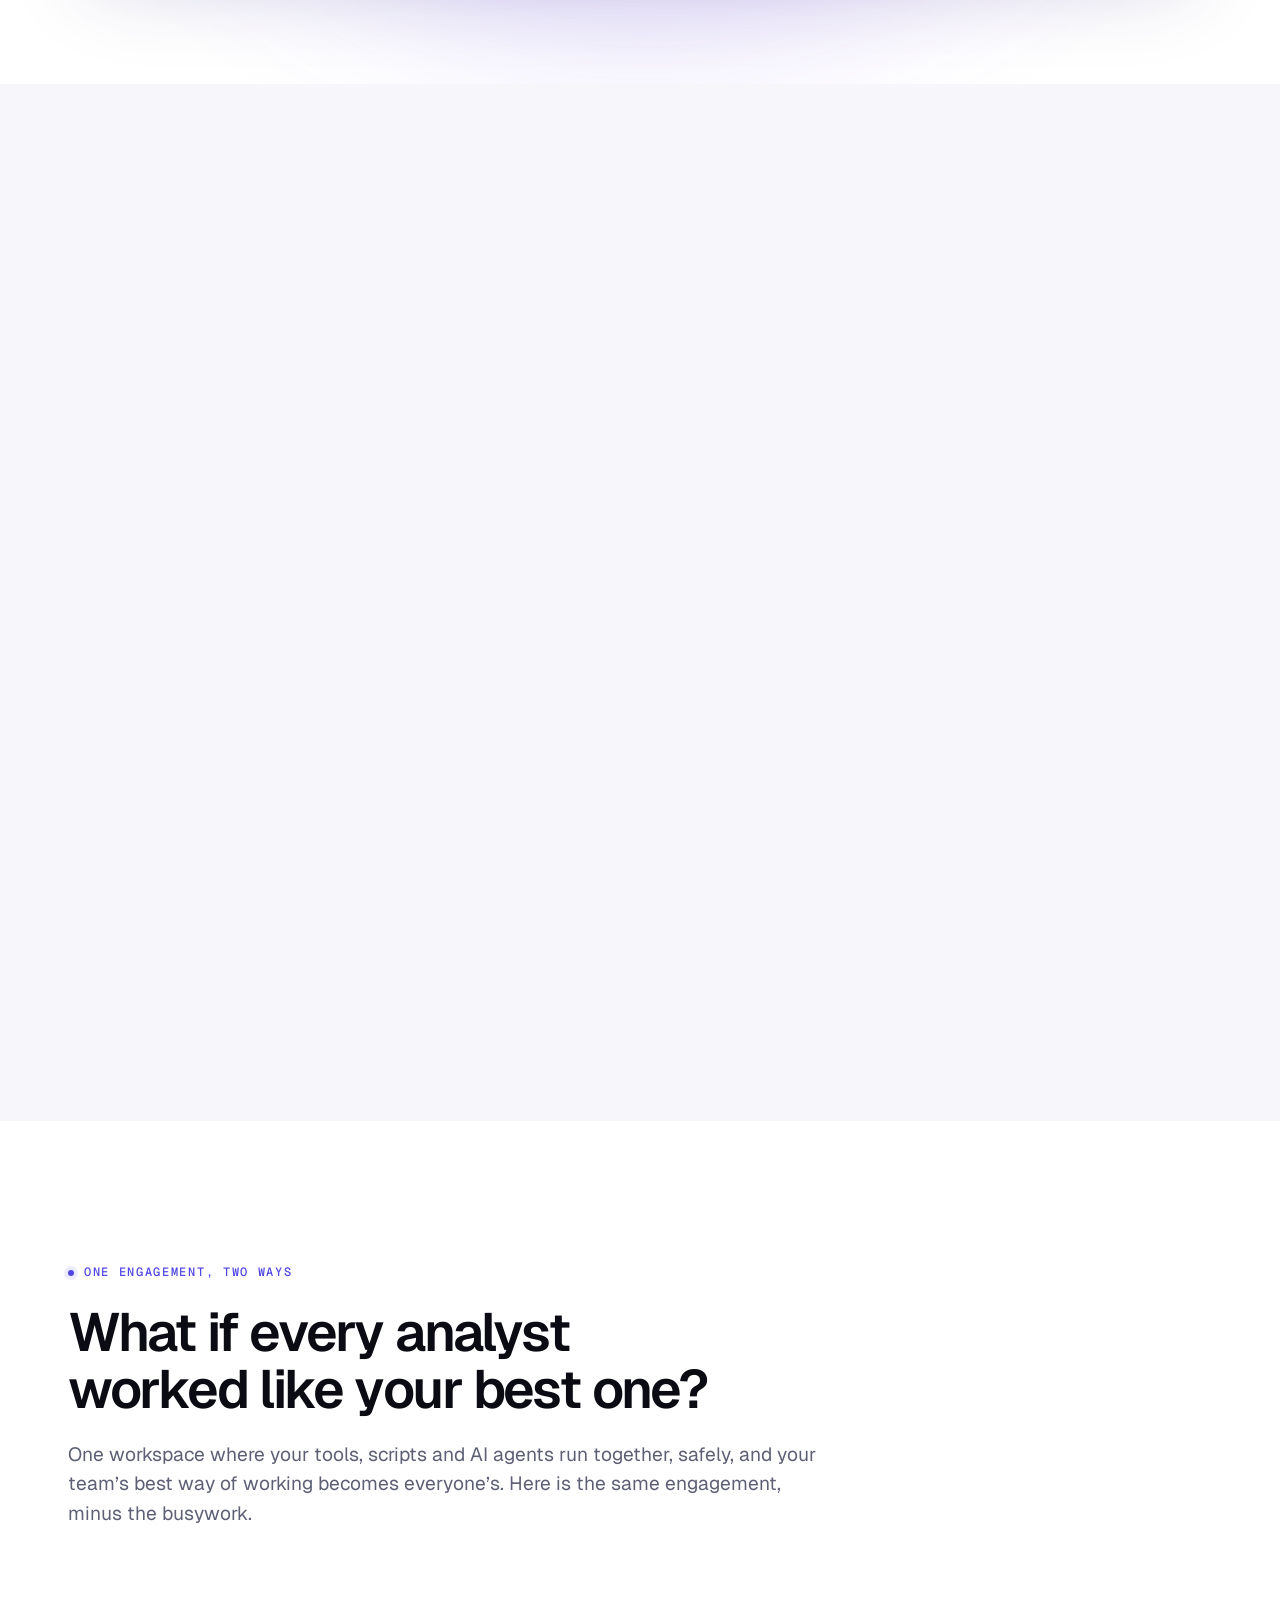
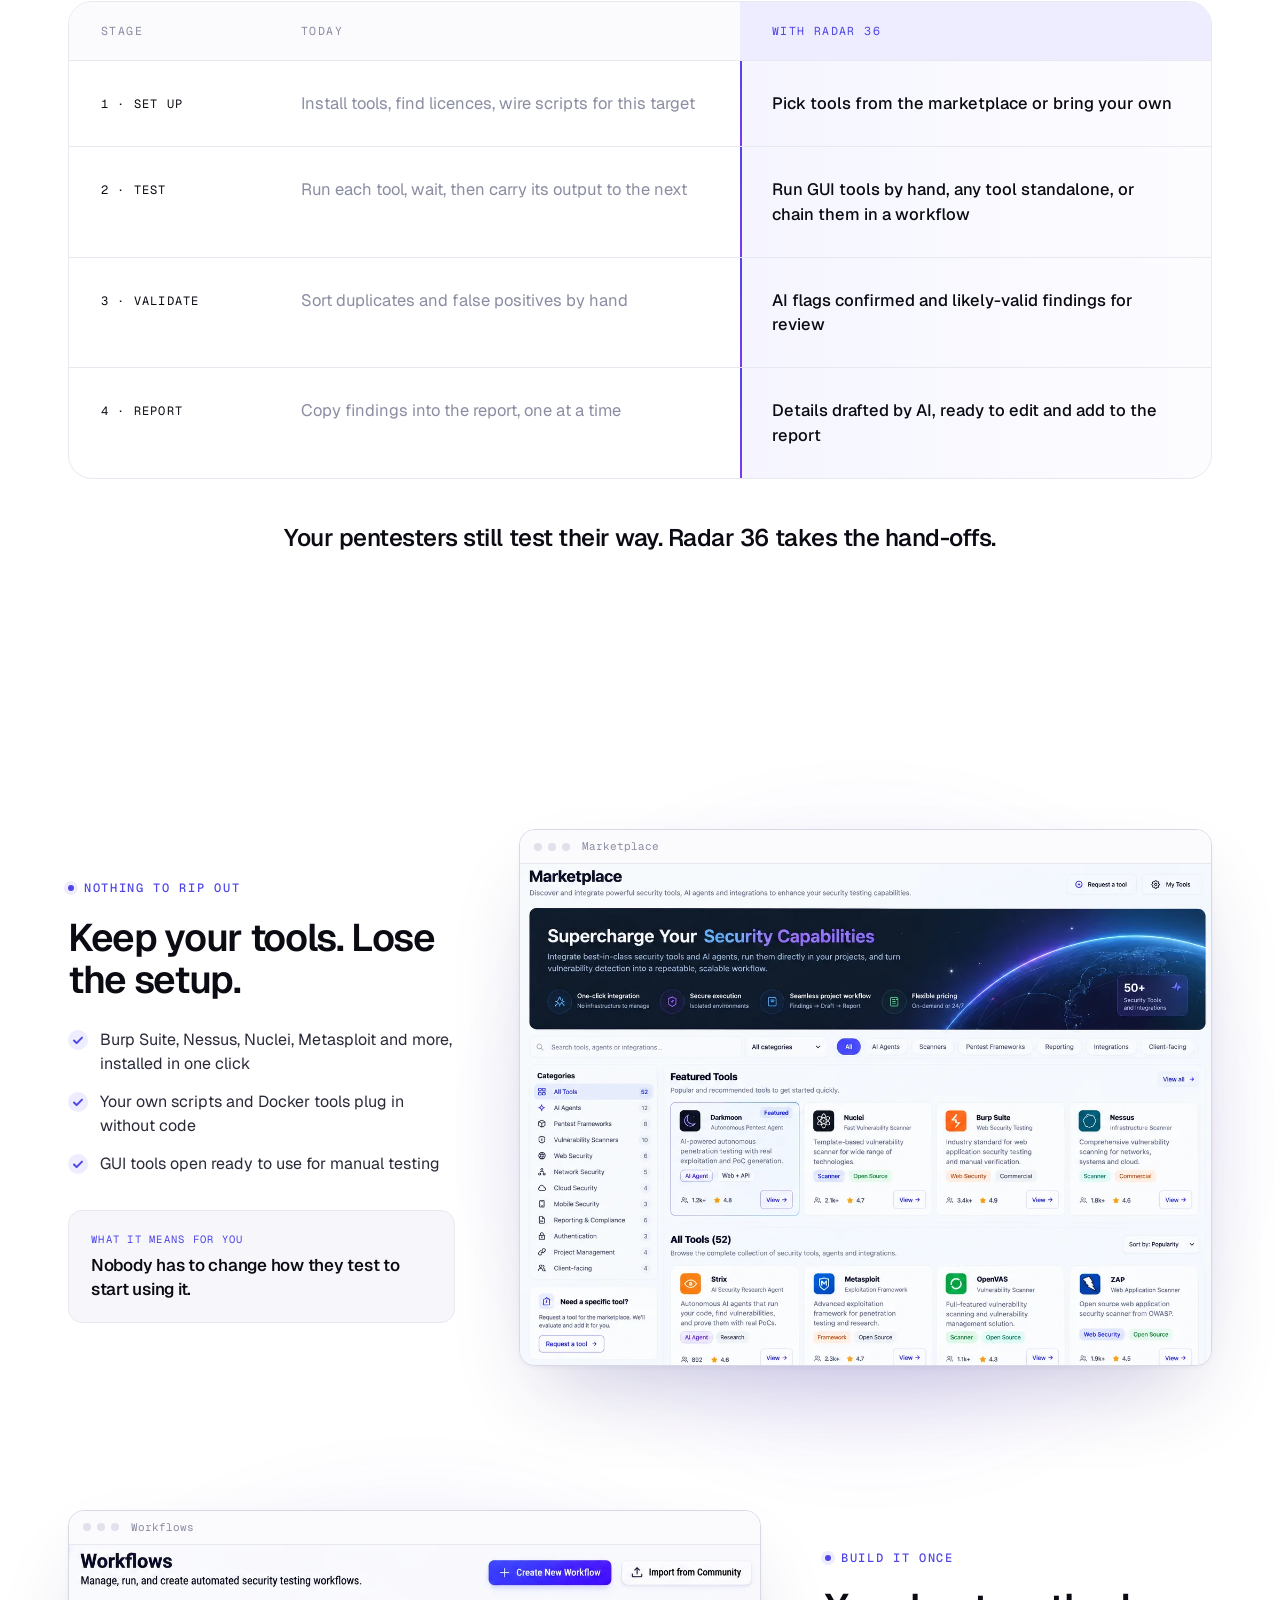
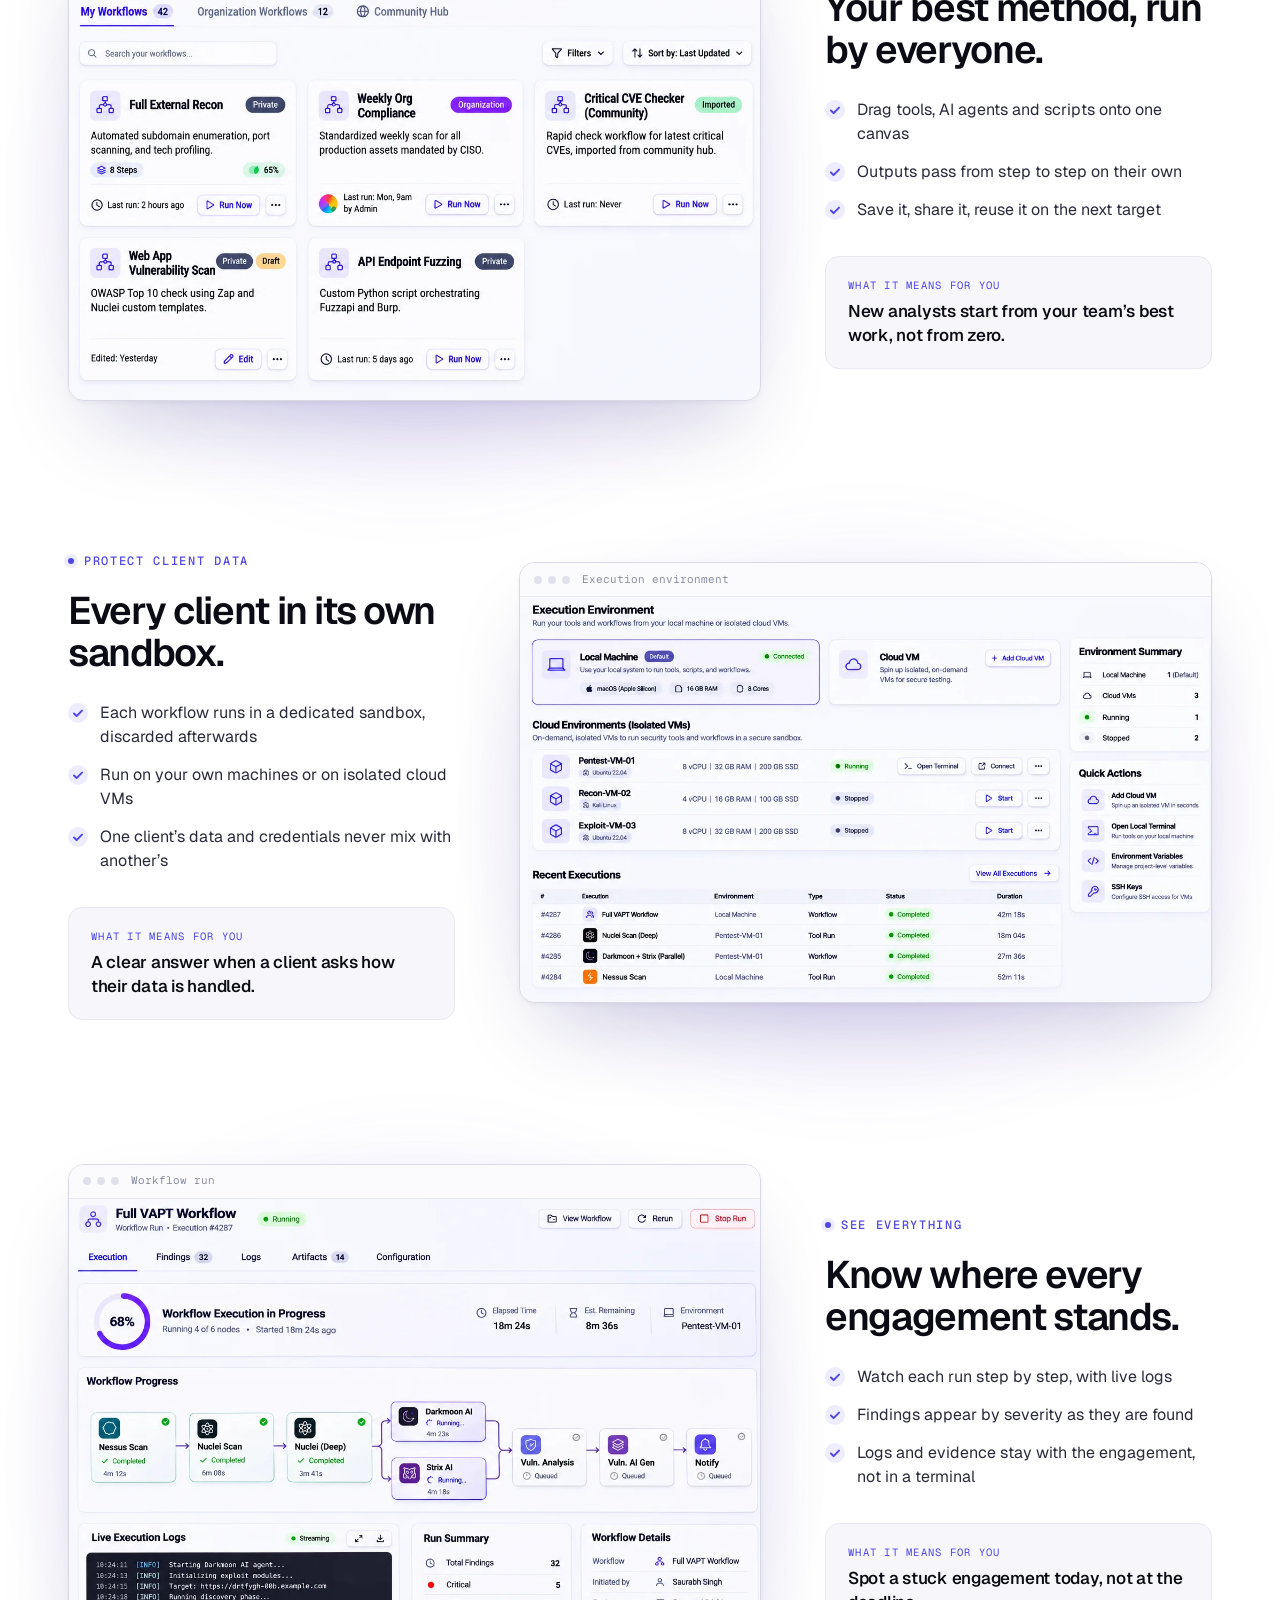
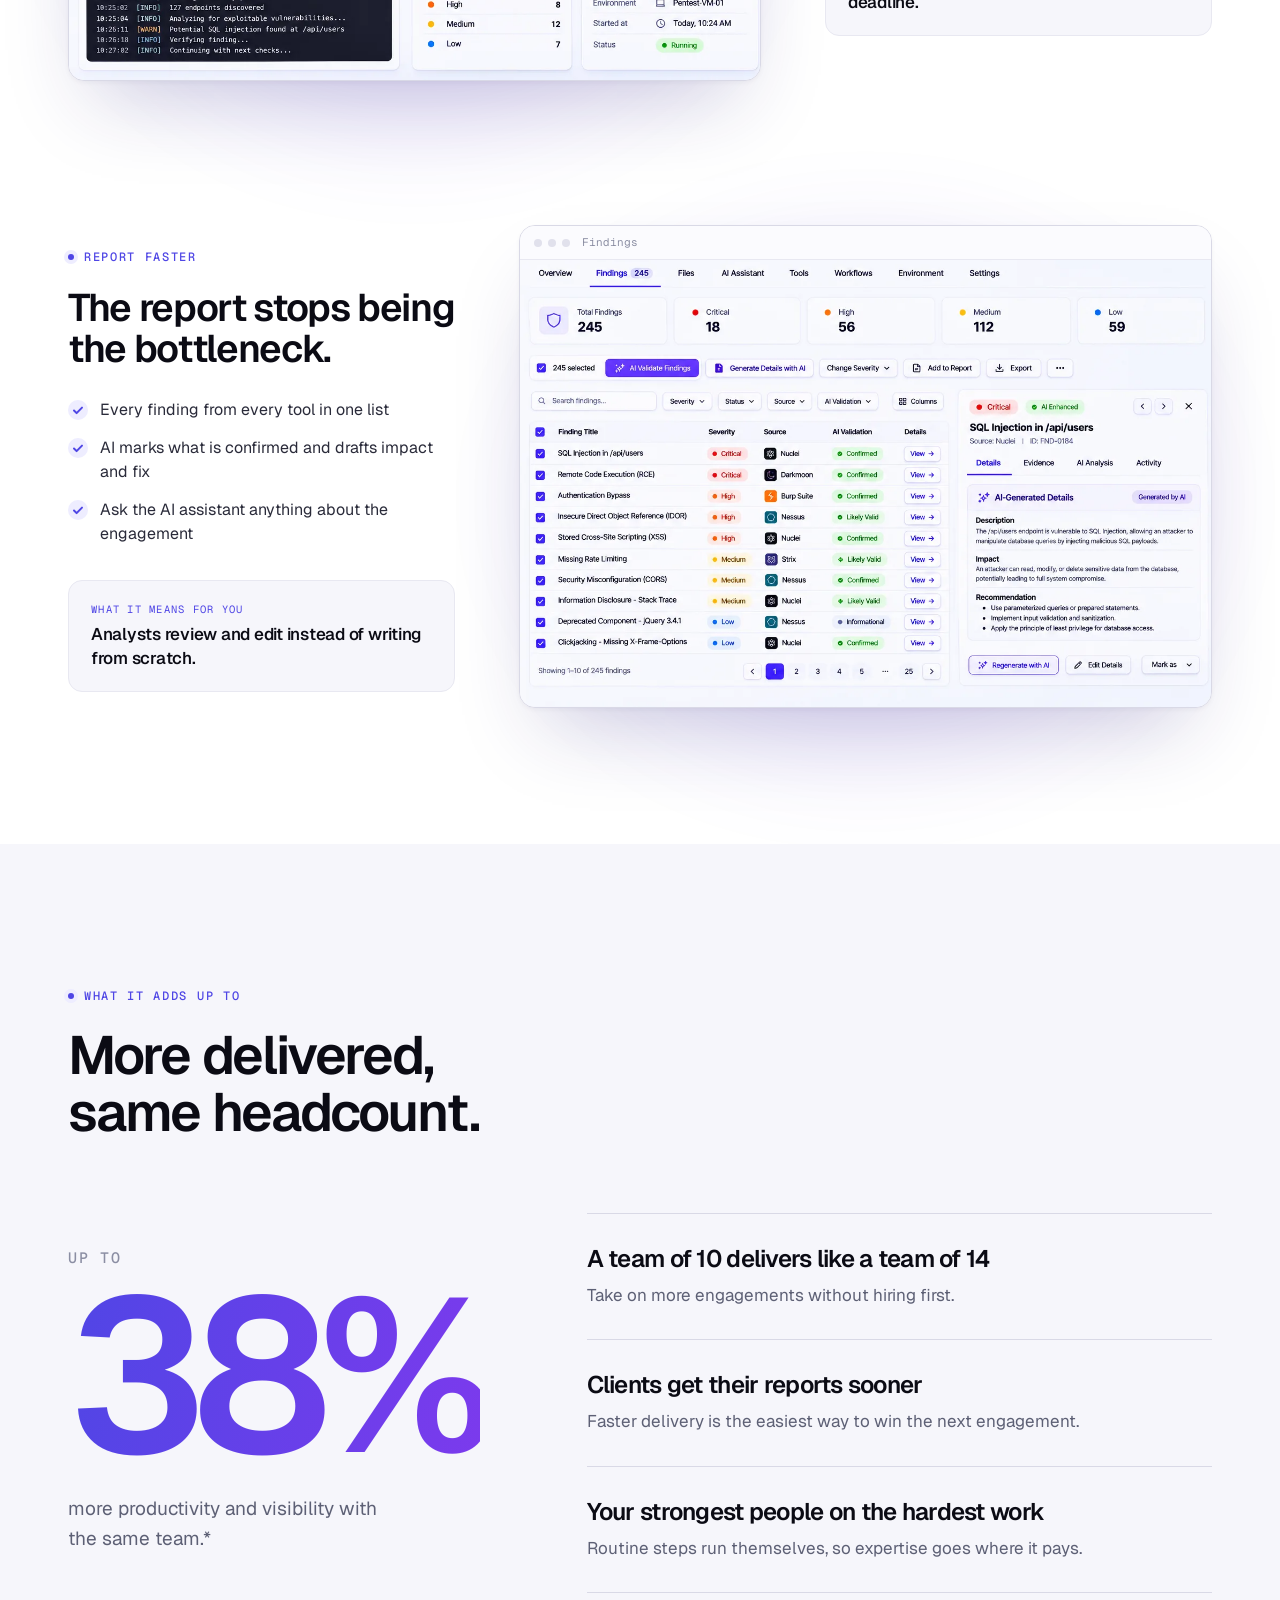
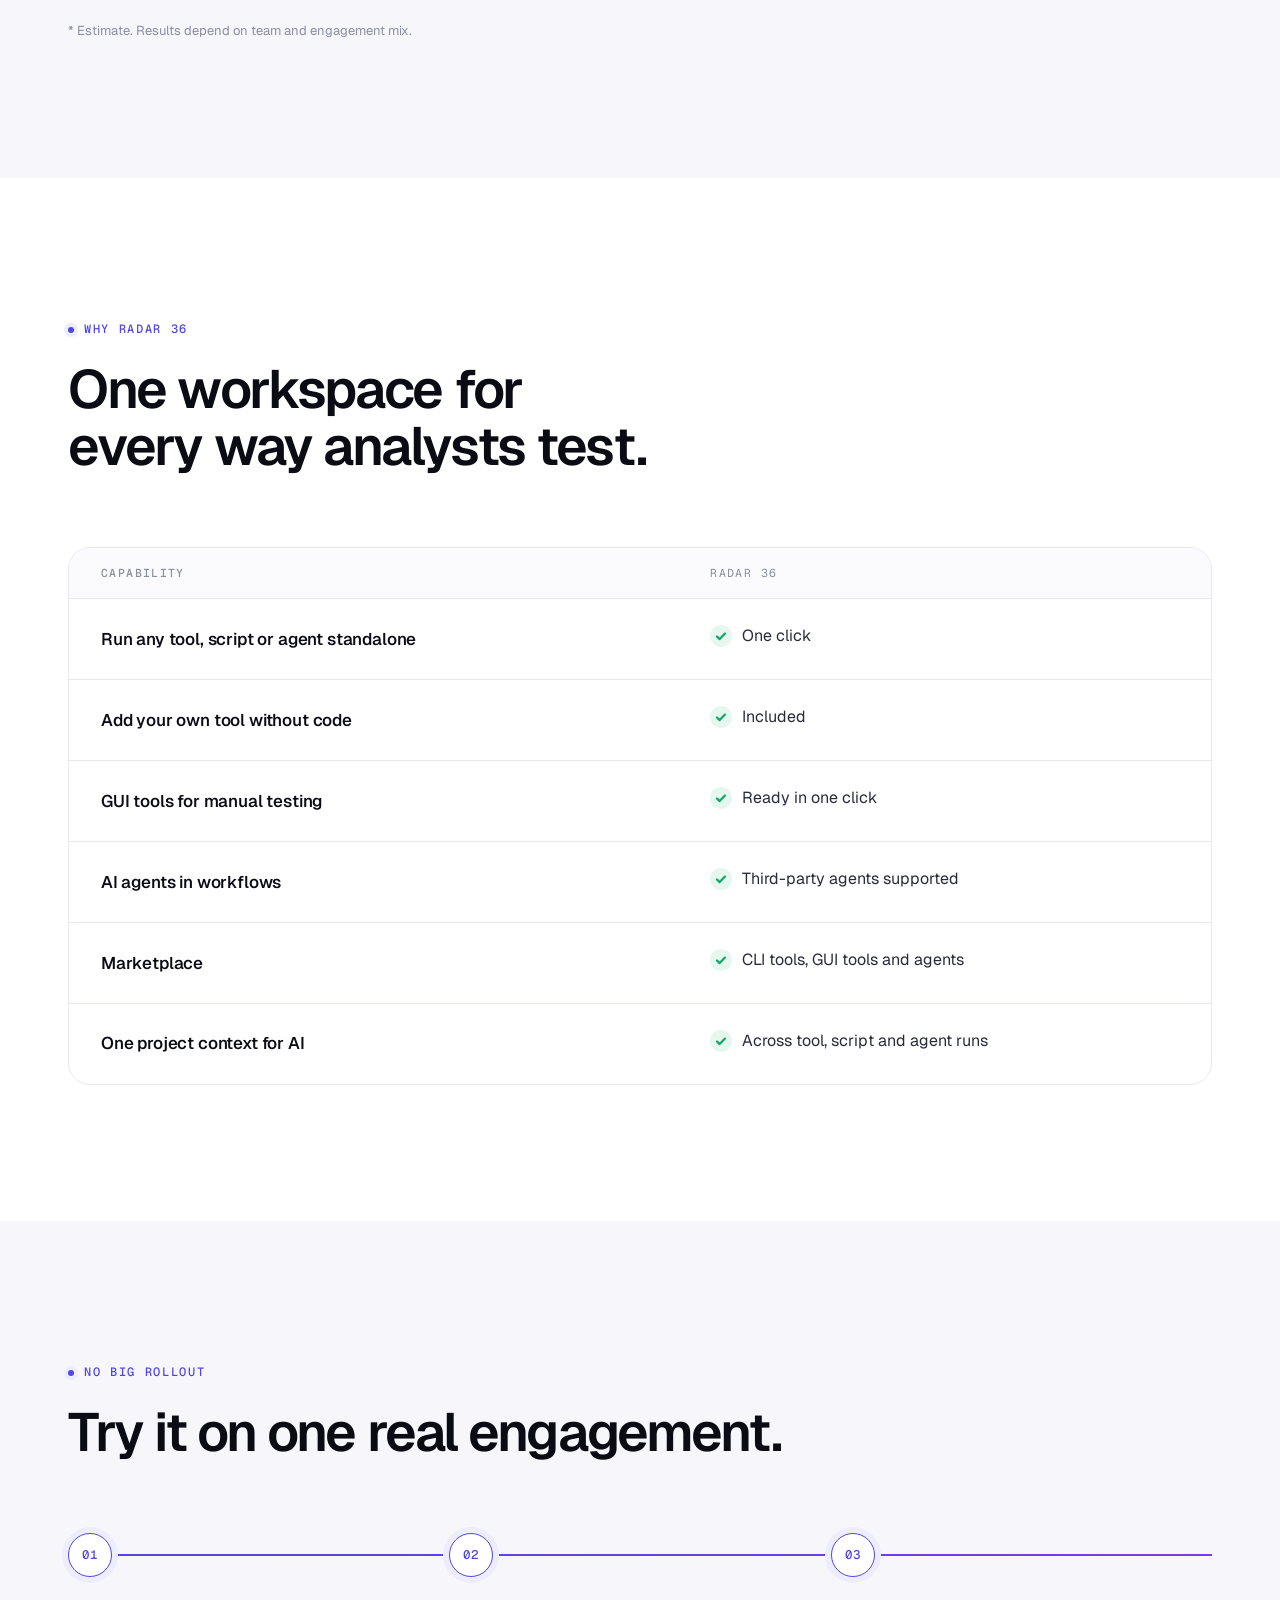
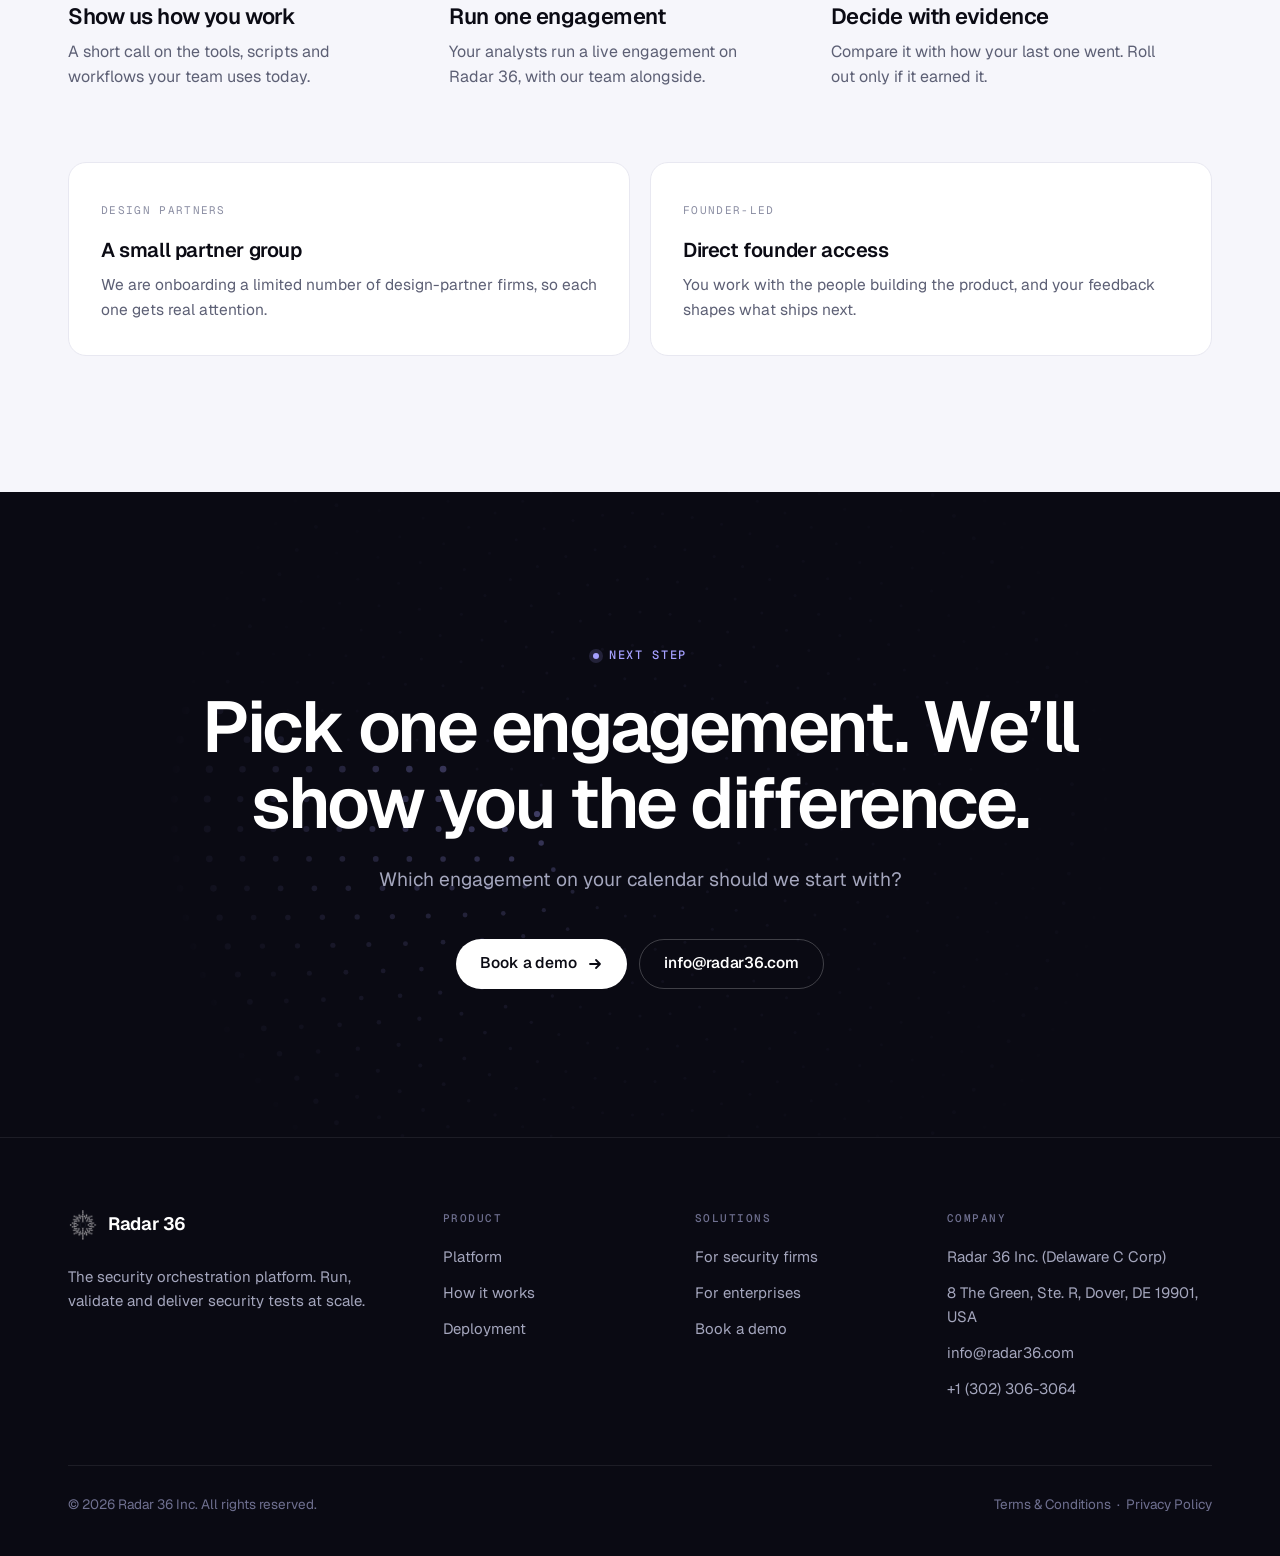
<file: security-firms.html>
<!doctype html>
<html lang="en">
<head>
<meta charset="utf-8">
<meta name="viewport" content="width=device-width, initial-scale=1">
<title>Radar 36 for Pentest and VAPT Firms</title>
<meta name="description" content="Give your analysts their time back. Radar 36 runs your tools, scripts and AI agents in one workspace, with every client in its own sandbox.">
<meta property="og:title" content="Radar 36 for Pentest and VAPT Firms">
<meta property="og:description" content="Give your analysts their time back. Radar 36 runs your tools, scripts and AI agents in one workspace, with every client in its own sandbox.">
<meta property="og:type" content="website">
<meta name="theme-color" content="#ffffff">
<link rel="icon" type="image/png" href="assets/img/favicon.png">
<link rel="preconnect" href="https://fonts.googleapis.com">
<link rel="preconnect" href="https://fonts.gstatic.com" crossorigin>
<link href="https://fonts.googleapis.com/css2?family=Geist:wght@400..700&family=Geist+Mono:wght@400;500&display=swap" rel="stylesheet">
<link rel="stylesheet" href="assets/css/site.css">
</head>
<body>

<svg width="0" height="0" style="position:absolute" aria-hidden="true">
  <defs>
    <linearGradient id="ringGrad" x1="0" y1="0" x2="1" y2="1"><stop offset="0" stop-color="#4f46e5"/><stop offset="1" stop-color="#7c3aed"/></linearGradient>
    <symbol id="arrow" viewBox="0 0 16 16" fill="none" stroke="currentColor" stroke-width="1.8" stroke-linecap="round" stroke-linejoin="round"><path d="M3 8h10M9 4l4 4-4 4"/></symbol>
    <symbol id="tick" viewBox="0 0 16 16" fill="none" stroke="currentColor" stroke-width="2" stroke-linecap="round" stroke-linejoin="round"><path d="M3.5 8.5l3 3 6-6.5"/></symbol>
    <symbol id="i-frag" viewBox="0 0 24 24" fill="none" stroke="currentColor" stroke-width="1.7" stroke-linecap="round" stroke-linejoin="round"><rect x="3" y="4" width="7" height="6" rx="1.5"/><rect x="14" y="4" width="7" height="6" rx="1.5"/><rect x="3" y="14" width="7" height="6" rx="1.5"/><path d="M14 17h7M17.500 13.500v7" stroke-dasharray="2 2.500"/></symbol>
    <symbol id="i-wrench" viewBox="0 0 24 24" fill="none" stroke="currentColor" stroke-width="1.7" stroke-linecap="round" stroke-linejoin="round"><path d="M14.500 6.500a4 4 0 0 0-5.200 5.200L4 17l3 3 5.300-5.300a4 4 0 0 0 5.200-5.200L15 12l-3-3z"/></symbol>
    <symbol id="i-alert" viewBox="0 0 24 24" fill="none" stroke="currentColor" stroke-width="1.7" stroke-linecap="round" stroke-linejoin="round"><path d="M12 3l8 3v6c0 4.500-3.300 7.800-8 9-4.700-1.200-8-4.500-8-9V6z"/><path d="M12 8.500v4.500M12 16v.100"/></symbol>
    <symbol id="i-users" viewBox="0 0 24 24" fill="none" stroke="currentColor" stroke-width="1.7" stroke-linecap="round" stroke-linejoin="round"><circle cx="9" cy="8" r="3.200"/><path d="M3 19.500c.600-3.200 3-5 6-5s5.400 1.800 6 5M16 5.200a3.200 3.200 0 0 1 0 5.800M18 14.800c1.700.700 2.700 2.300 3 4.700"/></symbol>
    <symbol id="i-box" viewBox="0 0 24 24" fill="none" stroke="currentColor" stroke-width="1.7" stroke-linecap="round" stroke-linejoin="round"><path d="M12 3l8 4.500v9L12 21l-8-4.500v-9z"/><path d="M4 7.500l8 4.500 8-4.500M12 12v9"/></symbol>
    <symbol id="i-server" viewBox="0 0 24 24" fill="none" stroke="currentColor" stroke-width="1.7" stroke-linecap="round" stroke-linejoin="round"><rect x="3.500" y="4" width="17" height="6.500" rx="2"/><rect x="3.500" y="13.500" width="17" height="6.500" rx="2"/><path d="M7.500 7.250h.100M7.500 16.750h.100"/></symbol>
    <symbol id="i-lock" viewBox="0 0 24 24" fill="none" stroke="currentColor" stroke-width="1.7" stroke-linecap="round" stroke-linejoin="round"><rect x="4.500" y="10.500" width="15" height="10" rx="2.500"/><path d="M8 10.500V8a4 4 0 0 1 8 0v2.500"/></symbol>
    <symbol id="i-log" viewBox="0 0 24 24" fill="none" stroke="currentColor" stroke-width="1.7" stroke-linecap="round" stroke-linejoin="round"><rect x="4" y="3.500" width="16" height="17" rx="2.500"/><path d="M8 8.500h8M8 12h8M8 15.500h5"/></symbol>
  </defs>
</svg>

<header class="nav">
  <div class="container nav-inner">
    <a class="brand" href="index.html" aria-label="Radar 36 home"><img src="assets/img/logo.png" alt="" width="30" height="30">Radar 36</a>
    <nav class="nav-links" aria-label="Primary">
      <a href="index.html#platform">Platform</a>
      <a href="security-firms.html" aria-current="page">For security firms</a>
      <a href="enterprise.html">For enterprises</a>
      <a href="index.html#deployment">Deployment</a>
      <a class="m-cta" href="https://cal.id/saurabhsingh/product-walkthrough" target="_blank" rel="noopener">Book a demo</a>
    </nav>
    <div class="nav-cta">
      <a class="btn btn-primary btn-sm" href="https://cal.id/saurabhsingh/product-walkthrough" target="_blank" rel="noopener">Book a demo</a>
      <button class="menu-btn" aria-label="Menu" aria-expanded="false"><span></span></button>
    </div>
  </div>
</header>

<main>
<section class="hero"><div class="hero-bg"><canvas data-radar aria-hidden="true"></canvas></div><div class="container"><div class="hero-copy"><span class="pill rv"><b>For pentest and VAPT firms</b> Up to 40% more productivity*</span><h1 class="rv" style="--i:1">Your analysts should be <span class="grad-text">testing.</span></h1><p class="lead rv" style="--i:2">Not setting up tools, carrying outputs between them and rewriting findings. Radar 36 gives that time back to your team.</p><div class="hero-actions rv" style="--i:3"><a class="btn btn-primary" href="https://cal.id/saurabhsingh/product-walkthrough" target="_blank" rel="noopener">Book a demo <svg><use href="#arrow"/></svg></a><a class="btn btn-ghost" href="#compare">See what changes</a></div><div class="hero-note rv" style="--i:4"><span><svg><use href="#tick"/></svg>Keep your tools and scripts</span><span><svg><use href="#tick"/></svg>Every client isolated</span><span><svg><use href="#tick"/></svg>Try it on one engagement</span></div></div><div class="stage rv-scale"><figure class="shot" style="border-radius:20px"><div class="shot-bar"><div class="dots"><i></i><i></i><i></i></div><span>Workflow builder</span></div><img src="assets/img/builder.webp" width="1296" height="934" alt="Workflow builder with scanners, AI agents and actions on one canvas"></figure></div></div><div style="height:120px"></div></section><section class="section soft"><div class="container"><div class="head"><span class="eyebrow rv">Sound familiar?</span><h2 class="rv" style="--i:1">Think about your last engagement.</h2></div><div class="grid-2"><article class="card q rv" style="--i:0"><span class="num">01</span><h3>How many hours went to setup and copy-paste instead of testing?</h3><p>Tools run one by one, outputs carried by hand. That is capacity you already pay for.</p></article><article class="card q rv" style="--i:1"><span class="num">02</span><h3>Whose laptop is your client’s data on right now?</h3><p>Scripts and AI agents run on laptops and shared servers, next to other clients’ credentials.</p></article><article class="card q rv" style="--i:0"><span class="num">03</span><h3>If your best analyst left tomorrow, would their method leave too?</h3><p>The best workflows stay with the people who built them. Everyone else starts from zero.</p></article><article class="card q rv" style="--i:1"><span class="num">04</span><h3>Can you see where every engagement stands without asking?</h3><p>Progress lives in terminals and chat threads, so you hear about delays late.</p></article></div></div></section><section class="section" id="compare"><div class="container"><div class="head"><span class="eyebrow rv">One engagement, two ways</span><h2 class="rv" style="--i:1">What if every analyst worked like your best one?</h2><p class="lead rv" style="--i:2">One workspace where your tools, scripts and AI agents run together, safely, and your team’s best way of working becomes everyone’s. Here is the same engagement, minus the busywork.</p></div><div class="compare rv"><div class="cmp-head"><div>Stage</div><div>Today</div><div>With Radar 36</div></div><div class="cmp-row" style="--i:0"><div>1 · Set up</div><div>Install tools, find licences, wire scripts for this target</div><div>Pick tools from the marketplace or bring your own</div></div><div class="cmp-row" style="--i:1"><div>2 · Test</div><div>Run each tool, wait, then carry its output to the next</div><div>Run GUI tools by hand, any tool standalone, or chain them in a workflow</div></div><div class="cmp-row" style="--i:2"><div>3 · Validate</div><div>Sort duplicates and false positives by hand</div><div>AI flags confirmed and likely-valid findings for review</div></div><div class="cmp-row" style="--i:3"><div>4 · Report</div><div>Copy findings into the report, one at a time</div><div>Details drafted by AI, ready to edit and add to the report</div></div></div><p class="cmp-foot rv">Your pentesters still test their way. Radar 36 takes the hand-offs.</p></div></section><section class="section" id="product"><div class="container"><div class="feature"><div class="f-copy rv"><span class="eyebrow">Nothing to rip out</span><h3>Keep your tools. Lose the setup.</h3><ul><li class="check">Burp Suite, Nessus, Nuclei, Metasploit and more, installed in one click</li><li class="check">Your own scripts and Docker tools plug in without code</li><li class="check">GUI tools open ready to use for manual testing</li></ul><div class="means"><small>What it means for you</small><p>Nobody has to change how they test to start using it.</p></div></div><div class="f-media rv" style="--i:1"><figure class="shot"><div class="shot-bar"><div class="dots"><i></i><i></i><i></i></div><span>Marketplace</span></div><img src="assets/img/marketplace.webp" width="1294" height="938" loading="lazy" alt="Marketplace of security tools, AI agents and integrations"></figure></div></div><div class="feature flip"><div class="f-copy rv"><span class="eyebrow">Build it once</span><h3>Your best method, run by everyone.</h3><ul><li class="check">Drag tools, AI agents and scripts onto one canvas</li><li class="check">Outputs pass from step to step on their own</li><li class="check">Save it, share it, reuse it on the next target</li></ul><div class="means"><small>What it means for you</small><p>New analysts start from your team’s best work, not from zero.</p></div></div><div class="f-media rv" style="--i:1"><figure class="shot"><div class="shot-bar"><div class="dots"><i></i><i></i><i></i></div><span>Workflows</span></div><img src="assets/img/workflows.webp" width="1290" height="850" loading="lazy" alt="Workflow library with private, organization and community workflows"></figure></div></div><div class="feature"><div class="f-copy rv"><span class="eyebrow">Protect client data</span><h3>Every client in its own sandbox.</h3><ul><li class="check">Each workflow runs in a dedicated sandbox, discarded afterwards</li><li class="check">Run on your own machines or on isolated cloud VMs</li><li class="check">One client’s data and credentials never mix with another’s</li></ul><div class="means"><small>What it means for you</small><p>A clear answer when a client asks how their data is handled.</p></div></div><div class="f-media rv" style="--i:1"><figure class="shot"><div class="shot-bar"><div class="dots"><i></i><i></i><i></i></div><span>Execution environment</span></div><img src="assets/img/environment.webp" width="1294" height="758" loading="lazy" alt="Execution environment with a local machine and isolated cloud VMs"></figure></div></div><div class="feature flip"><div class="f-copy rv"><span class="eyebrow">See everything</span><h3>Know where every engagement stands.</h3><ul><li class="check">Watch each run step by step, with live logs</li><li class="check">Findings appear by severity as they are found</li><li class="check">Logs and evidence stay with the engagement, not in a terminal</li></ul><div class="means"><small>What it means for you</small><p>Spot a stuck engagement today, not at the deadline.</p></div></div><div class="f-media rv" style="--i:1"><figure class="shot"><div class="shot-bar"><div class="dots"><i></i><i></i><i></i></div><span>Workflow run</span></div><img src="assets/img/run.webp" width="1294" height="902" loading="lazy" alt="Live workflow run with step progress, streaming logs and run summary"></figure></div></div><div class="feature"><div class="f-copy rv"><span class="eyebrow">Report faster</span><h3>The report stops being the bottleneck.</h3><ul><li class="check">Every finding from every tool in one list</li><li class="check">AI marks what is confirmed and drafts impact and fix</li><li class="check">Ask the AI assistant anything about the engagement</li></ul><div class="means"><small>What it means for you</small><p>Analysts review and edit instead of writing from scratch.</p></div></div><div class="f-media rv" style="--i:1"><figure class="shot"><div class="shot-bar"><div class="dots"><i></i><i></i><i></i></div><span>Findings</span></div><img src="assets/img/findings.webp" width="1290" height="834" loading="lazy" alt="Consolidated findings with AI validation and AI-generated details"></figure></div></div></div></section><section class="section soft" id="outcomes"><div class="container"><div class="head"><span class="eyebrow rv">What it adds up to</span><h2 class="rv" style="--i:1">More delivered, same headcount.</h2></div><div class="bignum"><div class="rv"><div class="num"><small>Up to</small><span class="grad-text"><span data-count="40" data-suffix="%">40%</span></span></div><p>more productivity and visibility with the same team.*</p></div><div class="outcomes"><div class="outcome rv"><h3>A team of 10 delivers like a team of 14</h3><p>Take on more engagements without hiring first.</p></div><div class="outcome rv" style="--i:1"><h3>Clients get their reports sooner</h3><p>Faster delivery is the easiest way to win the next engagement.</p></div><div class="outcome rv" style="--i:2"><h3>Your strongest people on the hardest work</h3><p>Routine steps run themselves, so expertise goes where it pays.</p></div></div></div><p class="fine">* Estimate. Results depend on team and engagement mix.</p></div></section><!-- CAPABILITIES -->
<section class="section" id="capabilities">
  <div class="container">
    <div class="head">
      <span class="eyebrow rv">Why Radar 36</span>
      <h2 class="rv" style="--i:1">One workspace for every way analysts test.</h2>
    </div>
    <div class="cap rv">
      <div class="cap-row"><div>Capability</div><div>Radar 36</div></div>
      <div class="cap-row"><div>Run any tool, script or agent standalone</div><div><span class="cap-val">One click</span></div></div>
      <div class="cap-row"><div>Add your own tool without code</div><div><span class="cap-val">Included</span></div></div>
      <div class="cap-row"><div>GUI tools for manual testing</div><div><span class="cap-val">Ready in one click</span></div></div>
      <div class="cap-row"><div>AI agents in workflows</div><div><span class="cap-val">Third-party agents supported</span></div></div>
      <div class="cap-row"><div>Marketplace</div><div><span class="cap-val">CLI tools, GUI tools and agents</span></div></div>
      <div class="cap-row"><div>One project context for AI</div><div><span class="cap-val">Across tool, script and agent runs</span></div></div>
    </div>
  </div>
</section>

<section class="section soft" id="start"><div class="container"><div class="head"><span class="eyebrow rv">No big rollout</span><h2 class="rv" style="--i:1">Try it on one real engagement.</h2></div><div class="steps three"><div class="step rv" style="--i:0"><h3>Show us how you work</h3><p>A short call on the tools, scripts and workflows your team uses today.</p></div><div class="step rv" style="--i:1"><h3>Run one engagement</h3><p>Your analysts run a live engagement on Radar 36, with our team alongside.</p></div><div class="step rv" style="--i:2"><h3>Decide with evidence</h3><p>Compare it with how your last one went. Roll out only if it earned it.</p></div></div><div class="grid-2" style="margin-top:72px"><article class="card rv"><span class="k">Design partners</span><h3>A small partner group</h3><p>We are onboarding a limited number of design-partner firms, so each one gets real attention.</p></article><article class="card rv" style="--i:1"><span class="k">Founder-led</span><h3>Direct founder access</h3><p>You work with the people building the product, and your feedback shapes what ships next.</p></article></div></div></section><section class="cta dark"><canvas data-radar data-dark aria-hidden="true"></canvas><div class="container"><span class="eyebrow rv">Next step</span><h2 class="rv" style="--i:1">Pick one engagement. We’ll show you the difference.</h2><p class="lead rv" style="--i:2">Which engagement on your calendar should we start with?</p><div class="hero-actions rv" style="--i:3"><a class="btn btn-light" href="https://cal.id/saurabhsingh/product-walkthrough" target="_blank" rel="noopener">Book a demo <svg><use href="#arrow"/></svg></a><a class="btn btn-outline-light" href="mailto:info@radar36.com">info@radar36.com</a></div></div></section>
</main>

<footer class="footer">
  <div class="container">
    <div class="footer-grid">
      <div>
        <a class="brand" href="index.html"><img src="assets/img/logo.png" alt="" width="30" height="30">Radar 36</a>
        <p>The security orchestration platform. Run, validate and deliver security tests at scale.</p>
      </div>
      <div>
        <h4>Product</h4>
        <ul>
          <li><a href="index.html#platform">Platform</a></li>
          <li><a href="index.html#how">How it works</a></li>
          <li><a href="index.html#deployment">Deployment</a></li>
        </ul>
      </div>
      <div>
        <h4>Solutions</h4>
        <ul>
          <li><a href="security-firms.html">For security firms</a></li>
          <li><a href="enterprise.html">For enterprises</a></li>
          <li><a href="https://cal.id/saurabhsingh/product-walkthrough" target="_blank" rel="noopener">Book a demo</a></li>
        </ul>
      </div>
      <div>
        <h4>Company</h4>
        <ul>
          <li>Radar 36 Inc. (Delaware C Corp)</li>
          <li>8 The Green, Ste. R, Dover, DE 19901, USA</li>
          <li><a href="mailto:info@radar36.com">info@radar36.com</a></li>
          <li><a href="tel:+13023063064">+1 (302) 306-3064</a></li>
        </ul>
      </div>
    </div>
    <div class="footer-bottom">
      <span>© <span data-year>2026</span> Radar 36 Inc. All rights reserved.</span>
      <span><a href="terms.html">Terms &amp; Conditions</a> &nbsp;·&nbsp; <a href="privacy.html">Privacy Policy</a></span>
    </div>
  </div>
</footer>

<script src="assets/js/site.js" defer></script>
<script src="assets/js/waitlist.js" defer></script>
</body>
</html>
</file>
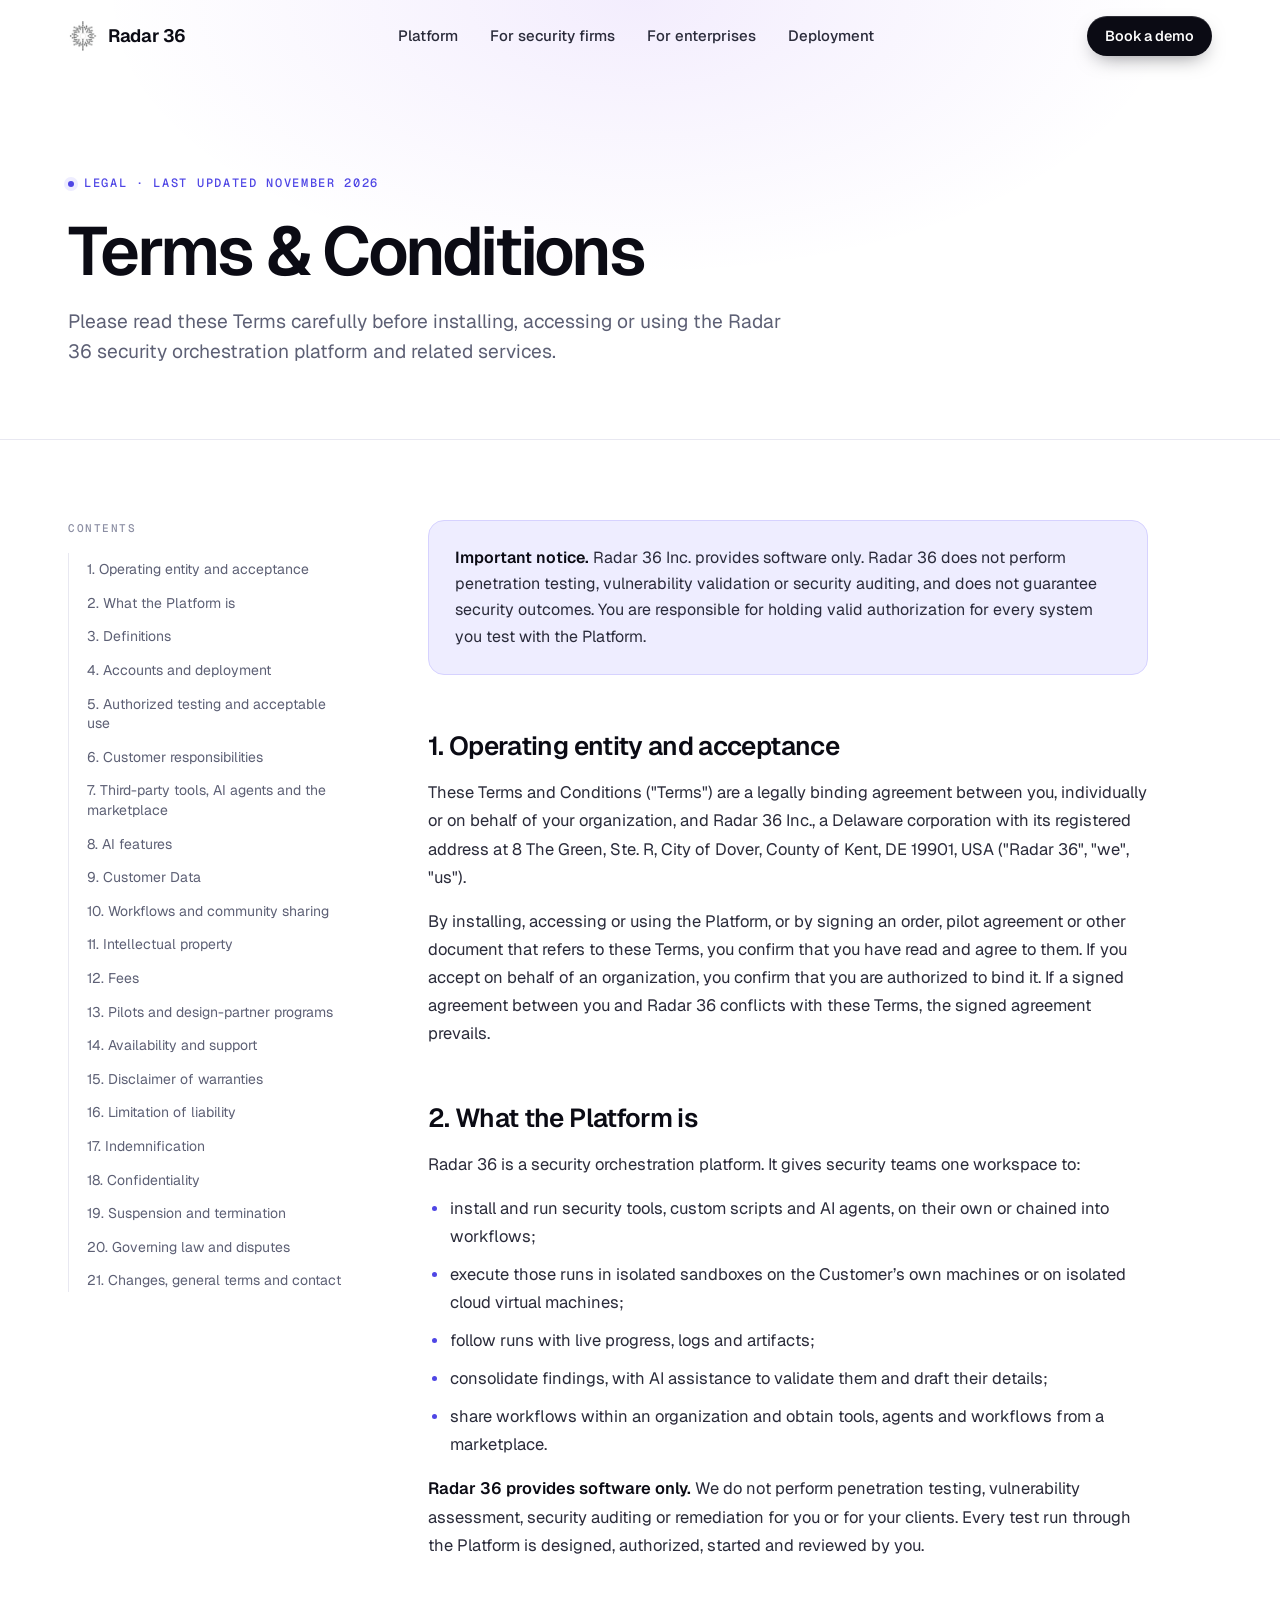
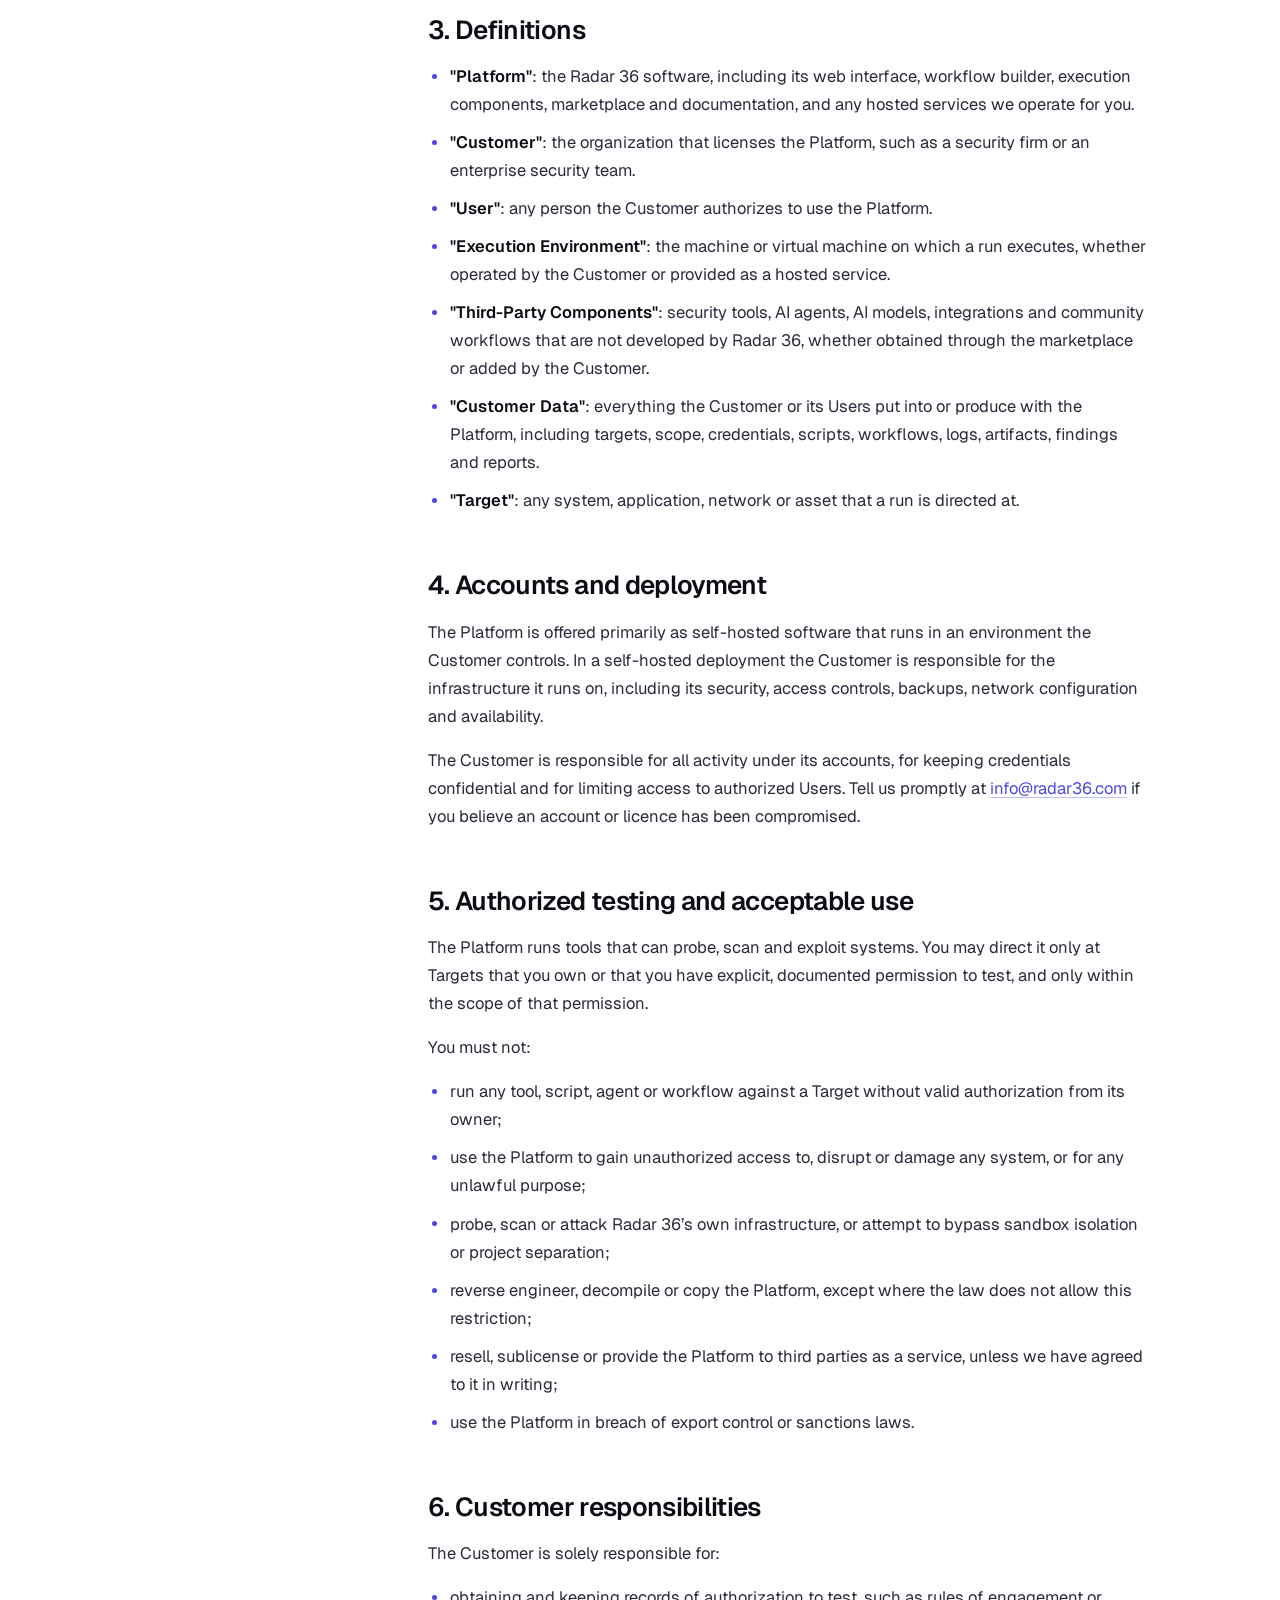
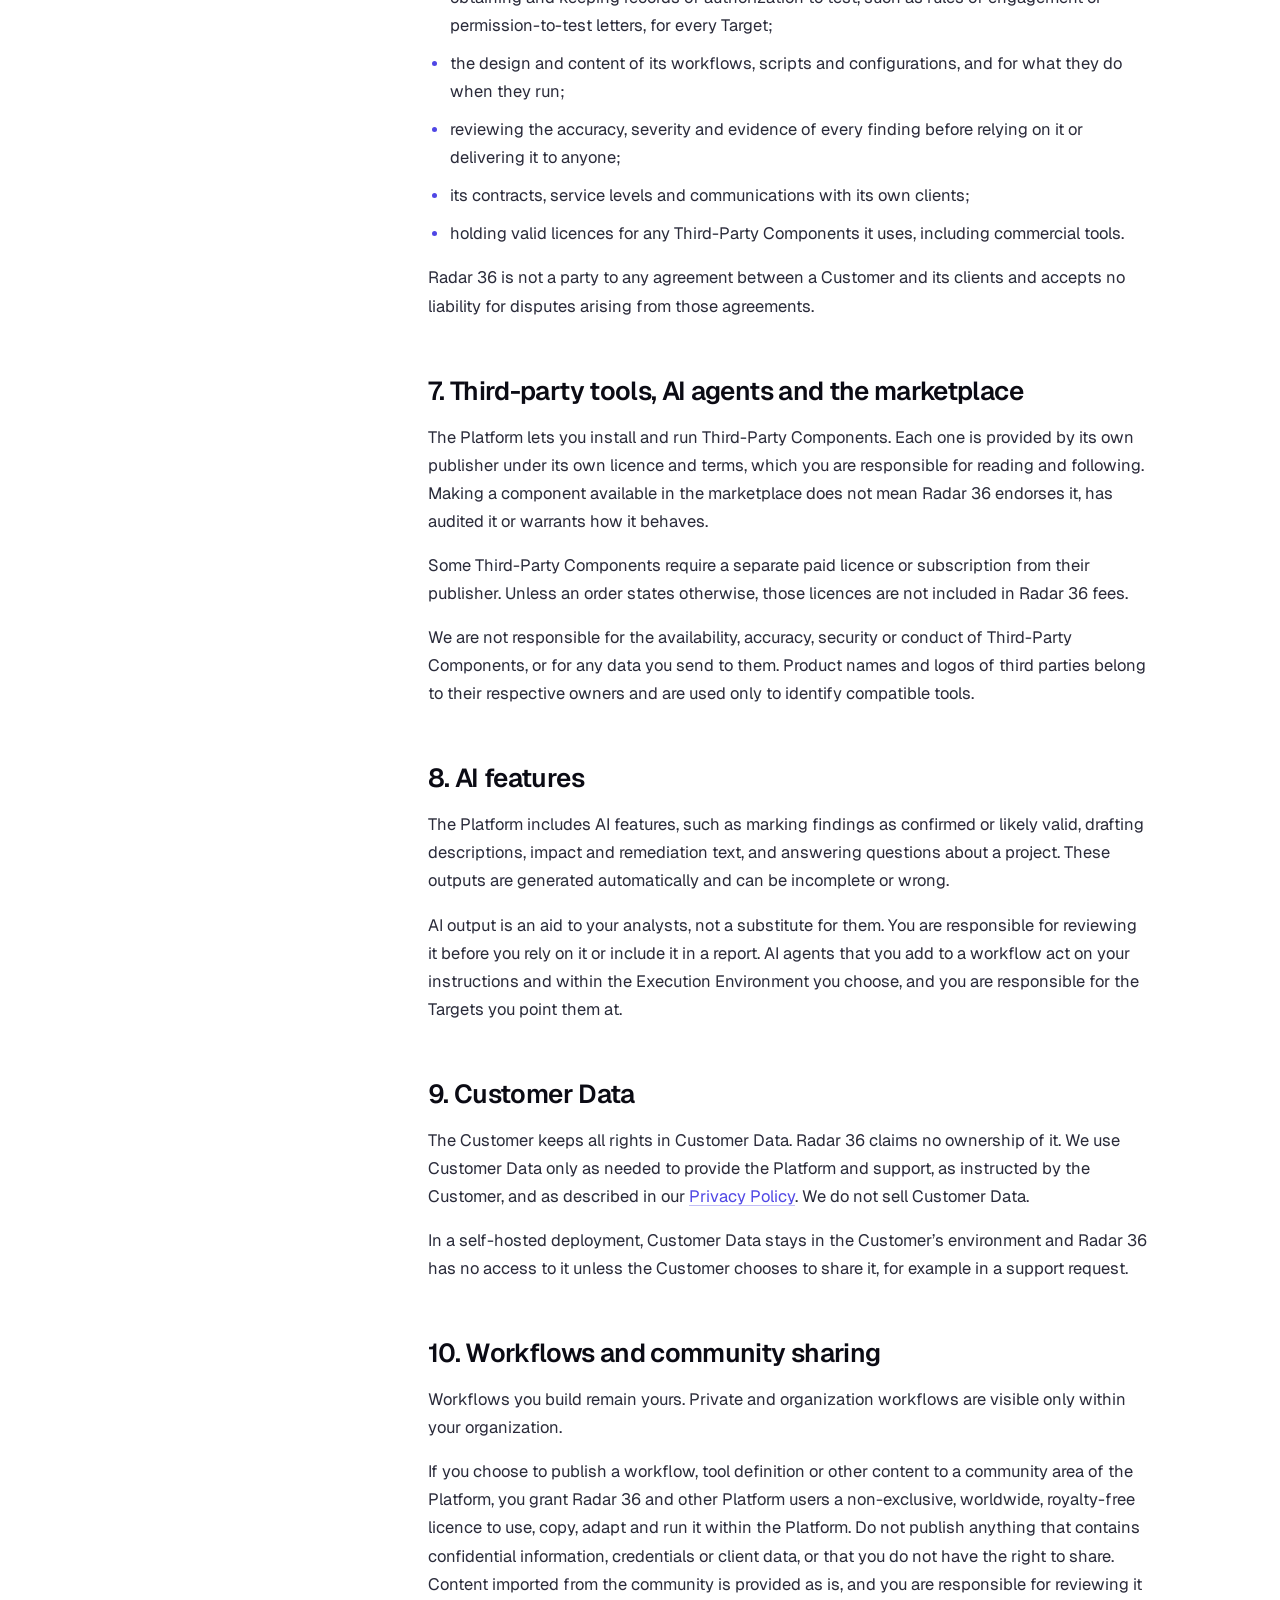
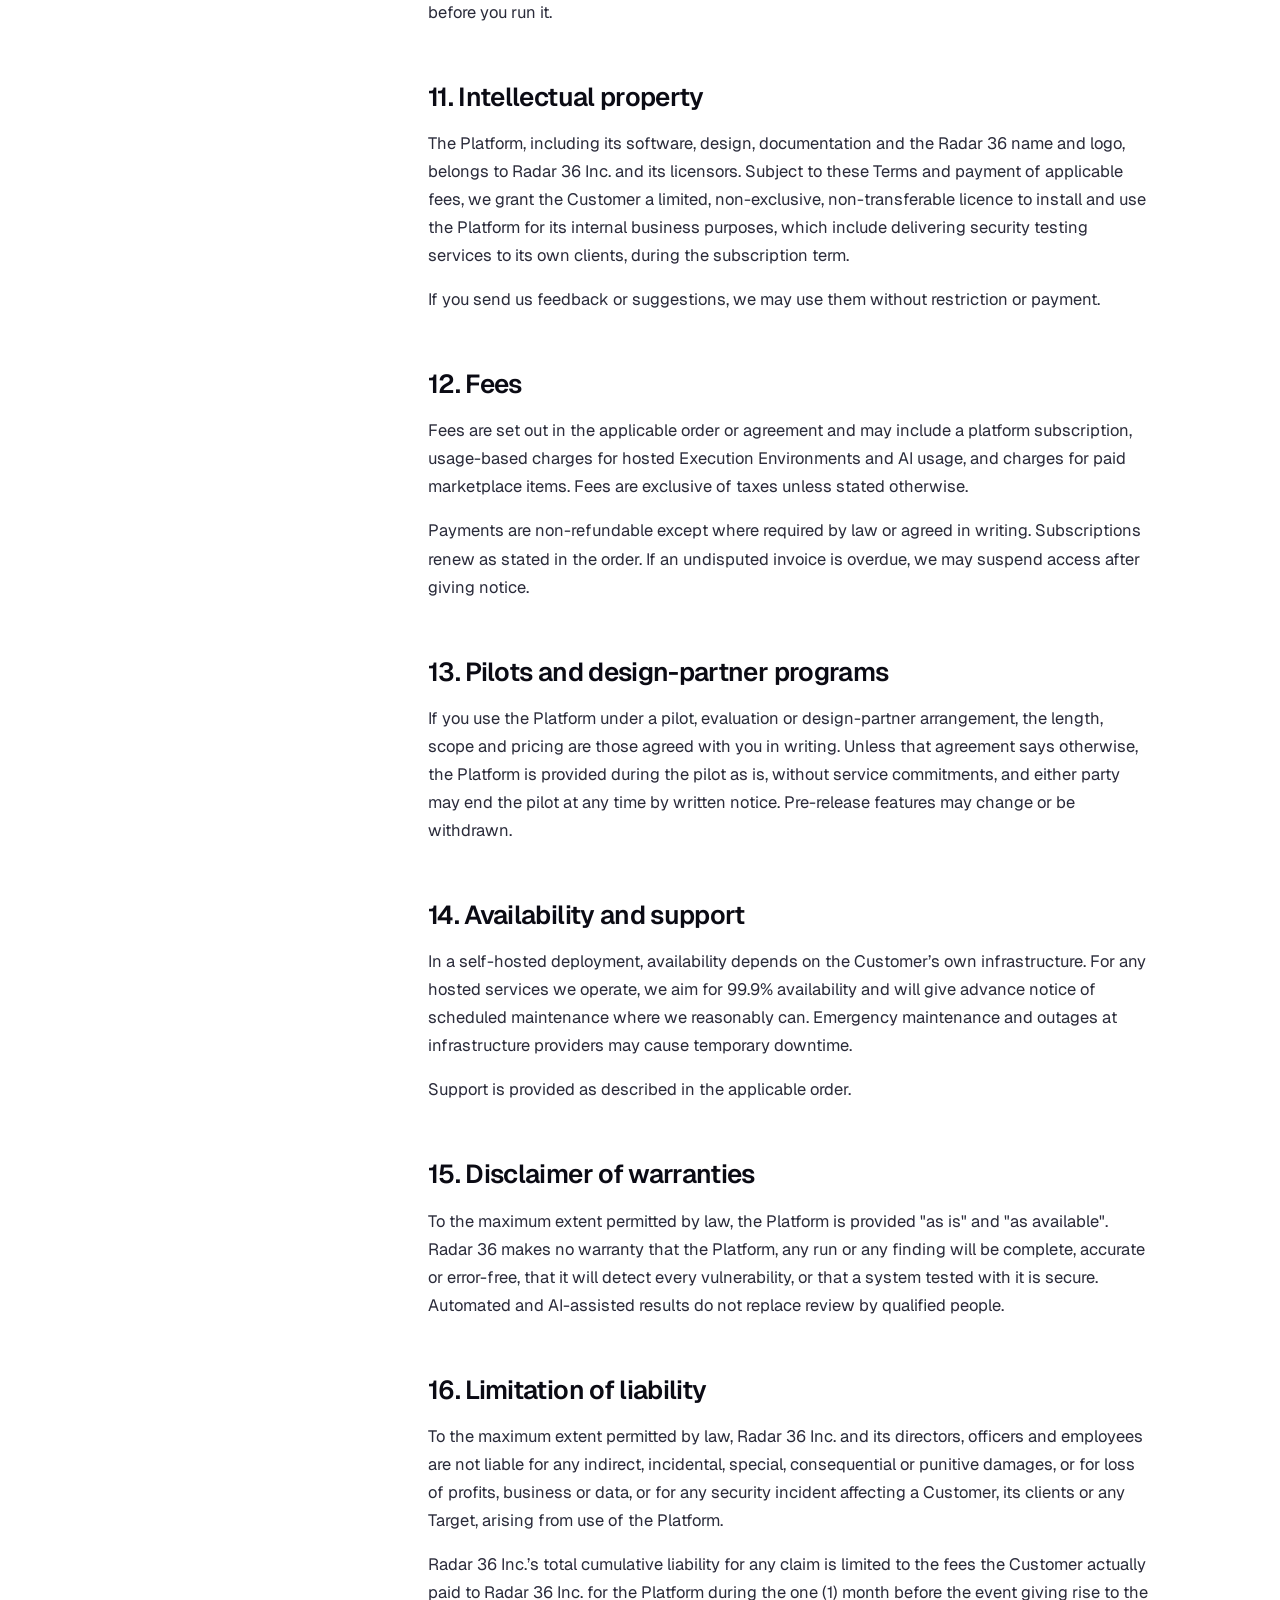
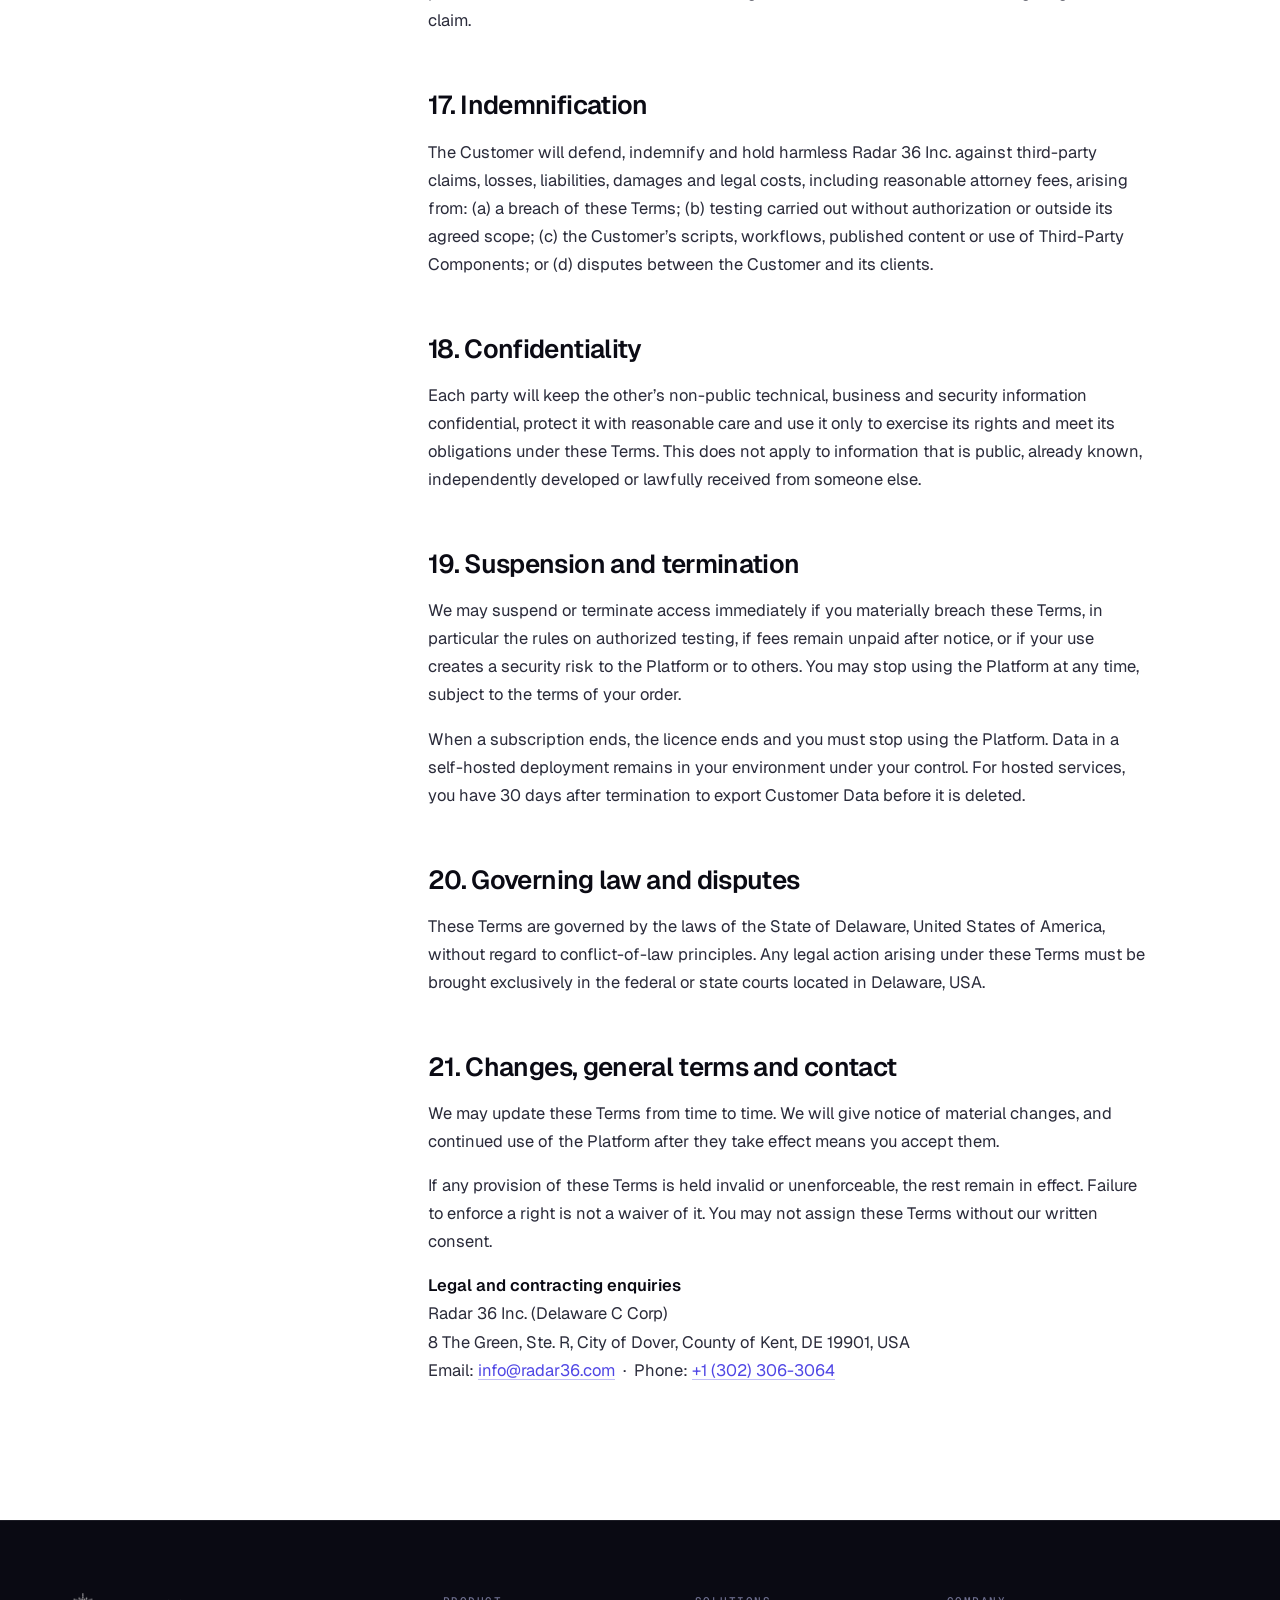
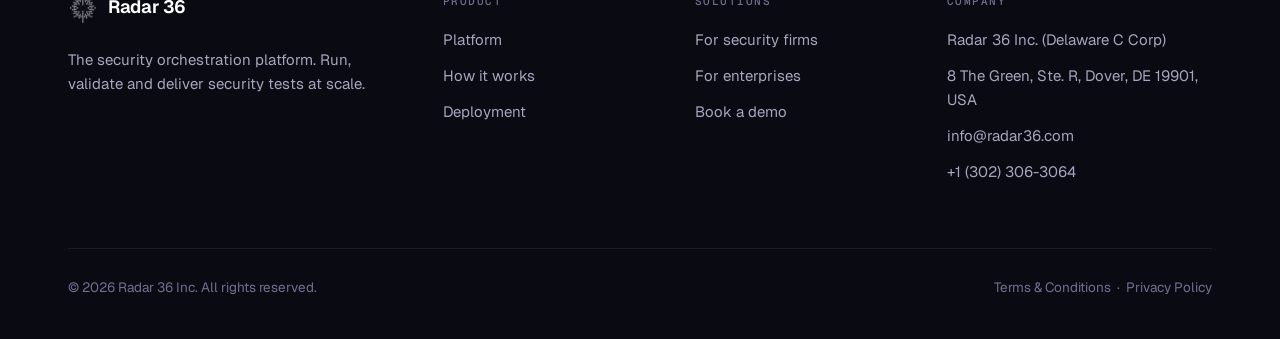
<file: terms.html>
<!doctype html>
<html lang="en">
<head>
<meta charset="utf-8">
<meta name="viewport" content="width=device-width, initial-scale=1">
<title>Terms &amp; Conditions — Radar 36</title>
<meta name="description" content="Terms and Conditions for the Radar 36 security orchestration platform.">
<meta property="og:title" content="Terms &amp; Conditions — Radar 36">
<meta property="og:description" content="Terms and Conditions for the Radar 36 security orchestration platform.">
<meta property="og:type" content="website">
<meta name="theme-color" content="#ffffff">
<link rel="icon" type="image/png" href="assets/img/favicon.png">
<link rel="preconnect" href="https://fonts.googleapis.com">
<link rel="preconnect" href="https://fonts.gstatic.com" crossorigin>
<link href="https://fonts.googleapis.com/css2?family=Geist:wght@400..700&family=Geist+Mono:wght@400;500&display=swap" rel="stylesheet">
<link rel="stylesheet" href="assets/css/site.css">
</head>
<body>

<svg width="0" height="0" style="position:absolute" aria-hidden="true">
  <defs>
    <linearGradient id="ringGrad" x1="0" y1="0" x2="1" y2="1"><stop offset="0" stop-color="#4f46e5"/><stop offset="1" stop-color="#7c3aed"/></linearGradient>
    <symbol id="arrow" viewBox="0 0 16 16" fill="none" stroke="currentColor" stroke-width="1.8" stroke-linecap="round" stroke-linejoin="round"><path d="M3 8h10M9 4l4 4-4 4"/></symbol>
    <symbol id="tick" viewBox="0 0 16 16" fill="none" stroke="currentColor" stroke-width="2" stroke-linecap="round" stroke-linejoin="round"><path d="M3.5 8.5l3 3 6-6.5"/></symbol>
    <symbol id="i-frag" viewBox="0 0 24 24" fill="none" stroke="currentColor" stroke-width="1.7" stroke-linecap="round" stroke-linejoin="round"><rect x="3" y="4" width="7" height="6" rx="1.5"/><rect x="14" y="4" width="7" height="6" rx="1.5"/><rect x="3" y="14" width="7" height="6" rx="1.5"/><path d="M14 17h7M17.500 13.500v7" stroke-dasharray="2 2.500"/></symbol>
    <symbol id="i-wrench" viewBox="0 0 24 24" fill="none" stroke="currentColor" stroke-width="1.7" stroke-linecap="round" stroke-linejoin="round"><path d="M14.500 6.500a4 4 0 0 0-5.200 5.200L4 17l3 3 5.300-5.300a4 4 0 0 0 5.200-5.200L15 12l-3-3z"/></symbol>
    <symbol id="i-alert" viewBox="0 0 24 24" fill="none" stroke="currentColor" stroke-width="1.7" stroke-linecap="round" stroke-linejoin="round"><path d="M12 3l8 3v6c0 4.500-3.300 7.800-8 9-4.700-1.200-8-4.500-8-9V6z"/><path d="M12 8.500v4.500M12 16v.100"/></symbol>
    <symbol id="i-users" viewBox="0 0 24 24" fill="none" stroke="currentColor" stroke-width="1.7" stroke-linecap="round" stroke-linejoin="round"><circle cx="9" cy="8" r="3.200"/><path d="M3 19.500c.600-3.200 3-5 6-5s5.400 1.800 6 5M16 5.200a3.200 3.200 0 0 1 0 5.800M18 14.800c1.700.700 2.700 2.300 3 4.700"/></symbol>
    <symbol id="i-box" viewBox="0 0 24 24" fill="none" stroke="currentColor" stroke-width="1.7" stroke-linecap="round" stroke-linejoin="round"><path d="M12 3l8 4.500v9L12 21l-8-4.500v-9z"/><path d="M4 7.500l8 4.500 8-4.500M12 12v9"/></symbol>
    <symbol id="i-server" viewBox="0 0 24 24" fill="none" stroke="currentColor" stroke-width="1.7" stroke-linecap="round" stroke-linejoin="round"><rect x="3.500" y="4" width="17" height="6.500" rx="2"/><rect x="3.500" y="13.500" width="17" height="6.500" rx="2"/><path d="M7.500 7.250h.100M7.500 16.750h.100"/></symbol>
    <symbol id="i-lock" viewBox="0 0 24 24" fill="none" stroke="currentColor" stroke-width="1.7" stroke-linecap="round" stroke-linejoin="round"><rect x="4.500" y="10.500" width="15" height="10" rx="2.500"/><path d="M8 10.500V8a4 4 0 0 1 8 0v2.500"/></symbol>
    <symbol id="i-log" viewBox="0 0 24 24" fill="none" stroke="currentColor" stroke-width="1.7" stroke-linecap="round" stroke-linejoin="round"><rect x="4" y="3.500" width="16" height="17" rx="2.500"/><path d="M8 8.500h8M8 12h8M8 15.500h5"/></symbol>
  </defs>
</svg>

<header class="nav">
  <div class="container nav-inner">
    <a class="brand" href="index.html" aria-label="Radar 36 home"><img src="assets/img/logo.png" alt="" width="30" height="30">Radar 36</a>
    <nav class="nav-links" aria-label="Primary">
      <a href="index.html#platform">Platform</a>
      <a href="security-firms.html">For security firms</a>
      <a href="enterprise.html">For enterprises</a>
      <a href="index.html#deployment">Deployment</a>
      <a class="m-cta" href="https://cal.id/saurabhsingh/product-walkthrough" target="_blank" rel="noopener">Book a demo</a>
    </nav>
    <div class="nav-cta">
      <a class="btn btn-primary btn-sm" href="https://cal.id/saurabhsingh/product-walkthrough" target="_blank" rel="noopener">Book a demo</a>
      <button class="menu-btn" aria-label="Menu" aria-expanded="false"><span></span></button>
    </div>
  </div>
</header>

<main>
<section class="legal-head"><div class="container"><span class="eyebrow">Legal · Last updated November 2026</span><h1>Terms &amp; Conditions</h1><p class="lead">Please read these Terms carefully before installing, accessing or using the Radar 36 security orchestration platform and related services.</p></div></section><section class="legal"><div class="container legal-grid"><aside class="legal-toc"><h4>Contents</h4><ol><li><a href="#s1">1. Operating entity and acceptance</a></li><li><a href="#s2">2. What the Platform is</a></li><li><a href="#s3">3. Definitions</a></li><li><a href="#s4">4. Accounts and deployment</a></li><li><a href="#s5">5. Authorized testing and acceptable use</a></li><li><a href="#s6">6. Customer responsibilities</a></li><li><a href="#s7">7. Third-party tools, AI agents and the marketplace</a></li><li><a href="#s8">8. AI features</a></li><li><a href="#s9">9. Customer Data</a></li><li><a href="#s10">10. Workflows and community sharing</a></li><li><a href="#s11">11. Intellectual property</a></li><li><a href="#s12">12. Fees</a></li><li><a href="#s13">13. Pilots and design-partner programs</a></li><li><a href="#s14">14. Availability and support</a></li><li><a href="#s15">15. Disclaimer of warranties</a></li><li><a href="#s16">16. Limitation of liability</a></li><li><a href="#s17">17. Indemnification</a></li><li><a href="#s18">18. Confidentiality</a></li><li><a href="#s19">19. Suspension and termination</a></li><li><a href="#s20">20. Governing law and disputes</a></li><li><a href="#s21">21. Changes, general terms and contact</a></li></ol></aside><article class="legal-body"><div class="legal-notice"><b>Important notice.</b> Radar 36 Inc. provides software only. Radar 36 does not perform penetration testing, vulnerability validation or security auditing, and does not guarantee security outcomes. You are responsible for holding valid authorization for every system you test with the Platform.</div><section id="s1"><h2>1. Operating entity and acceptance</h2><p>These Terms and Conditions ("Terms") are a legally binding agreement between you, individually or on behalf of your organization, and Radar 36 Inc., a Delaware corporation with its registered address at 8 The Green, Ste. R, City of Dover, County of Kent, DE 19901, USA ("Radar 36", "we", "us").</p><p>By installing, accessing or using the Platform, or by signing an order, pilot agreement or other document that refers to these Terms, you confirm that you have read and agree to them. If you accept on behalf of an organization, you confirm that you are authorized to bind it. If a signed agreement between you and Radar 36 conflicts with these Terms, the signed agreement prevails.</p></section><section id="s2"><h2>2. What the Platform is</h2><p>Radar 36 is a security orchestration platform. It gives security teams one workspace to:</p><ul><li>install and run security tools, custom scripts and AI agents, on their own or chained into workflows;</li><li>execute those runs in isolated sandboxes on the Customer’s own machines or on isolated cloud virtual machines;</li><li>follow runs with live progress, logs and artifacts;</li><li>consolidate findings, with AI assistance to validate them and draft their details;</li><li>share workflows within an organization and obtain tools, agents and workflows from a marketplace.</li></ul><p><b>Radar 36 provides software only.</b> We do not perform penetration testing, vulnerability assessment, security auditing or remediation for you or for your clients. Every test run through the Platform is designed, authorized, started and reviewed by you.</p></section><section id="s3"><h2>3. Definitions</h2><ul><li><b>"Platform"</b>: the Radar 36 software, including its web interface, workflow builder, execution components, marketplace and documentation, and any hosted services we operate for you.</li><li><b>"Customer"</b>: the organization that licenses the Platform, such as a security firm or an enterprise security team.</li><li><b>"User"</b>: any person the Customer authorizes to use the Platform.</li><li><b>"Execution Environment"</b>: the machine or virtual machine on which a run executes, whether operated by the Customer or provided as a hosted service.</li><li><b>"Third-Party Components"</b>: security tools, AI agents, AI models, integrations and community workflows that are not developed by Radar 36, whether obtained through the marketplace or added by the Customer.</li><li><b>"Customer Data"</b>: everything the Customer or its Users put into or produce with the Platform, including targets, scope, credentials, scripts, workflows, logs, artifacts, findings and reports.</li><li><b>"Target"</b>: any system, application, network or asset that a run is directed at.</li></ul></section><section id="s4"><h2>4. Accounts and deployment</h2><p>The Platform is offered primarily as self-hosted software that runs in an environment the Customer controls. In a self-hosted deployment the Customer is responsible for the infrastructure it runs on, including its security, access controls, backups, network configuration and availability.</p><p>The Customer is responsible for all activity under its accounts, for keeping credentials confidential and for limiting access to authorized Users. Tell us promptly at <a href="mailto:info@radar36.com">info@radar36.com</a> if you believe an account or licence has been compromised.</p></section><section id="s5"><h2>5. Authorized testing and acceptable use</h2><p>The Platform runs tools that can probe, scan and exploit systems. You may direct it only at Targets that you own or that you have explicit, documented permission to test, and only within the scope of that permission.</p><p>You must not:</p><ul><li>run any tool, script, agent or workflow against a Target without valid authorization from its owner;</li><li>use the Platform to gain unauthorized access to, disrupt or damage any system, or for any unlawful purpose;</li><li>probe, scan or attack Radar 36’s own infrastructure, or attempt to bypass sandbox isolation or project separation;</li><li>reverse engineer, decompile or copy the Platform, except where the law does not allow this restriction;</li><li>resell, sublicense or provide the Platform to third parties as a service, unless we have agreed to it in writing;</li><li>use the Platform in breach of export control or sanctions laws.</li></ul></section><section id="s6"><h2>6. Customer responsibilities</h2><p>The Customer is solely responsible for:</p><ul><li>obtaining and keeping records of authorization to test, such as rules of engagement or permission-to-test letters, for every Target;</li><li>the design and content of its workflows, scripts and configurations, and for what they do when they run;</li><li>reviewing the accuracy, severity and evidence of every finding before relying on it or delivering it to anyone;</li><li>its contracts, service levels and communications with its own clients;</li><li>holding valid licences for any Third-Party Components it uses, including commercial tools.</li></ul><p>Radar 36 is not a party to any agreement between a Customer and its clients and accepts no liability for disputes arising from those agreements.</p></section><section id="s7"><h2>7. Third-party tools, AI agents and the marketplace</h2><p>The Platform lets you install and run Third-Party Components. Each one is provided by its own publisher under its own licence and terms, which you are responsible for reading and following. Making a component available in the marketplace does not mean Radar 36 endorses it, has audited it or warrants how it behaves.</p><p>Some Third-Party Components require a separate paid licence or subscription from their publisher. Unless an order states otherwise, those licences are not included in Radar 36 fees.</p><p>We are not responsible for the availability, accuracy, security or conduct of Third-Party Components, or for any data you send to them. Product names and logos of third parties belong to their respective owners and are used only to identify compatible tools.</p></section><section id="s8"><h2>8. AI features</h2><p>The Platform includes AI features, such as marking findings as confirmed or likely valid, drafting descriptions, impact and remediation text, and answering questions about a project. These outputs are generated automatically and can be incomplete or wrong.</p><p>AI output is an aid to your analysts, not a substitute for them. You are responsible for reviewing it before you rely on it or include it in a report. AI agents that you add to a workflow act on your instructions and within the Execution Environment you choose, and you are responsible for the Targets you point them at.</p></section><section id="s9"><h2>9. Customer Data</h2><p>The Customer keeps all rights in Customer Data. Radar 36 claims no ownership of it. We use Customer Data only as needed to provide the Platform and support, as instructed by the Customer, and as described in our <a href="privacy.html">Privacy Policy</a>. We do not sell Customer Data.</p><p>In a self-hosted deployment, Customer Data stays in the Customer’s environment and Radar 36 has no access to it unless the Customer chooses to share it, for example in a support request.</p></section><section id="s10"><h2>10. Workflows and community sharing</h2><p>Workflows you build remain yours. Private and organization workflows are visible only within your organization.</p><p>If you choose to publish a workflow, tool definition or other content to a community area of the Platform, you grant Radar 36 and other Platform users a non-exclusive, worldwide, royalty-free licence to use, copy, adapt and run it within the Platform. Do not publish anything that contains confidential information, credentials or client data, or that you do not have the right to share. Content imported from the community is provided as is, and you are responsible for reviewing it before you run it.</p></section><section id="s11"><h2>11. Intellectual property</h2><p>The Platform, including its software, design, documentation and the Radar 36 name and logo, belongs to Radar 36 Inc. and its licensors. Subject to these Terms and payment of applicable fees, we grant the Customer a limited, non-exclusive, non-transferable licence to install and use the Platform for its internal business purposes, which include delivering security testing services to its own clients, during the subscription term.</p><p>If you send us feedback or suggestions, we may use them without restriction or payment.</p></section><section id="s12"><h2>12. Fees</h2><p>Fees are set out in the applicable order or agreement and may include a platform subscription, usage-based charges for hosted Execution Environments and AI usage, and charges for paid marketplace items. Fees are exclusive of taxes unless stated otherwise.</p><p>Payments are non-refundable except where required by law or agreed in writing. Subscriptions renew as stated in the order. If an undisputed invoice is overdue, we may suspend access after giving notice.</p></section><section id="s13"><h2>13. Pilots and design-partner programs</h2><p>If you use the Platform under a pilot, evaluation or design-partner arrangement, the length, scope and pricing are those agreed with you in writing. Unless that agreement says otherwise, the Platform is provided during the pilot as is, without service commitments, and either party may end the pilot at any time by written notice. Pre-release features may change or be withdrawn.</p></section><section id="s14"><h2>14. Availability and support</h2><p>In a self-hosted deployment, availability depends on the Customer’s own infrastructure. For any hosted services we operate, we aim for 99.9% availability and will give advance notice of scheduled maintenance where we reasonably can. Emergency maintenance and outages at infrastructure providers may cause temporary downtime.</p><p>Support is provided as described in the applicable order.</p></section><section id="s15"><h2>15. Disclaimer of warranties</h2><p>To the maximum extent permitted by law, the Platform is provided "as is" and "as available". Radar 36 makes no warranty that the Platform, any run or any finding will be complete, accurate or error-free, that it will detect every vulnerability, or that a system tested with it is secure. Automated and AI-assisted results do not replace review by qualified people.</p></section><section id="s16"><h2>16. Limitation of liability</h2><p>To the maximum extent permitted by law, Radar 36 Inc. and its directors, officers and employees are not liable for any indirect, incidental, special, consequential or punitive damages, or for loss of profits, business or data, or for any security incident affecting a Customer, its clients or any Target, arising from use of the Platform.</p><p>Radar 36 Inc.’s total cumulative liability for any claim is limited to the fees the Customer actually paid to Radar 36 Inc. for the Platform during the one (1) month before the event giving rise to the claim.</p></section><section id="s17"><h2>17. Indemnification</h2><p>The Customer will defend, indemnify and hold harmless Radar 36 Inc. against third-party claims, losses, liabilities, damages and legal costs, including reasonable attorney fees, arising from: (a) a breach of these Terms; (b) testing carried out without authorization or outside its agreed scope; (c) the Customer’s scripts, workflows, published content or use of Third-Party Components; or (d) disputes between the Customer and its clients.</p></section><section id="s18"><h2>18. Confidentiality</h2><p>Each party will keep the other’s non-public technical, business and security information confidential, protect it with reasonable care and use it only to exercise its rights and meet its obligations under these Terms. This does not apply to information that is public, already known, independently developed or lawfully received from someone else.</p></section><section id="s19"><h2>19. Suspension and termination</h2><p>We may suspend or terminate access immediately if you materially breach these Terms, in particular the rules on authorized testing, if fees remain unpaid after notice, or if your use creates a security risk to the Platform or to others. You may stop using the Platform at any time, subject to the terms of your order.</p><p>When a subscription ends, the licence ends and you must stop using the Platform. Data in a self-hosted deployment remains in your environment under your control. For hosted services, you have 30 days after termination to export Customer Data before it is deleted.</p></section><section id="s20"><h2>20. Governing law and disputes</h2><p>These Terms are governed by the laws of the State of Delaware, United States of America, without regard to conflict-of-law principles. Any legal action arising under these Terms must be brought exclusively in the federal or state courts located in Delaware, USA.</p></section><section id="s21"><h2>21. Changes, general terms and contact</h2><p>We may update these Terms from time to time. We will give notice of material changes, and continued use of the Platform after they take effect means you accept them.</p><p>If any provision of these Terms is held invalid or unenforceable, the rest remain in effect. Failure to enforce a right is not a waiver of it. You may not assign these Terms without our written consent.</p><p><b>Legal and contracting enquiries</b><br>Radar 36 Inc. (Delaware C Corp)<br>8 The Green, Ste. R, City of Dover, County of Kent, DE 19901, USA<br>Email: <a href="mailto:info@radar36.com">info@radar36.com</a> &nbsp;·&nbsp; Phone: <a href="tel:+13023063064">+1 (302) 306-3064</a></p></section></article></div></section>
</main>

<footer class="footer">
  <div class="container">
    <div class="footer-grid">
      <div>
        <a class="brand" href="index.html"><img src="assets/img/logo.png" alt="" width="30" height="30">Radar 36</a>
        <p>The security orchestration platform. Run, validate and deliver security tests at scale.</p>
      </div>
      <div>
        <h4>Product</h4>
        <ul>
          <li><a href="index.html#platform">Platform</a></li>
          <li><a href="index.html#how">How it works</a></li>
          <li><a href="index.html#deployment">Deployment</a></li>
        </ul>
      </div>
      <div>
        <h4>Solutions</h4>
        <ul>
          <li><a href="security-firms.html">For security firms</a></li>
          <li><a href="enterprise.html">For enterprises</a></li>
          <li><a href="https://cal.id/saurabhsingh/product-walkthrough" target="_blank" rel="noopener">Book a demo</a></li>
        </ul>
      </div>
      <div>
        <h4>Company</h4>
        <ul>
          <li>Radar 36 Inc. (Delaware C Corp)</li>
          <li>8 The Green, Ste. R, Dover, DE 19901, USA</li>
          <li><a href="mailto:info@radar36.com">info@radar36.com</a></li>
          <li><a href="tel:+13023063064">+1 (302) 306-3064</a></li>
        </ul>
      </div>
    </div>
    <div class="footer-bottom">
      <span>© <span data-year>2026</span> Radar 36 Inc. All rights reserved.</span>
      <span><a href="terms.html">Terms &amp; Conditions</a> &nbsp;·&nbsp; <a href="privacy.html">Privacy Policy</a></span>
    </div>
  </div>
</footer>

<script src="assets/js/site.js" defer></script>
<script src="assets/js/waitlist.js" defer></script>
</body>
</html>
</file>
<file: assets/css/site.css>
/* Radar 36 — site styles */
:root {
  --bg: #ffffff;
  --bg-soft: #f6f6fb;
  --ink: #0b0b14;
  --ink-2: #2a2b3a;
  --muted: #5d6075;
  --faint: #8b8ea3;
  --line: #e8e8f1;
  --line-2: #d9d9e6;
  --accent: #4f46e5;
  --accent-2: #7c3aed;
  --accent-soft: #eeedff;
  --ok: #12a66a;
  --ok-soft: #e6f7ef;
  --crit: #e5484d;
  --high: #f2811d;
  --med: #e9b308;
  --low: #3b82f6;
  --teal: #0ea5a4;
  --dark: #0a0a13;
  --dark-2: #13131f;
  --radius: 18px;
  --radius-sm: 12px;
  --shadow-sm: 0 1px 2px rgba(16, 16, 40, .05), 0 2px 8px rgba(16, 16, 40, .04);
  --shadow: 0 1px 2px rgba(16, 16, 40, .04), 0 12px 32px -8px rgba(16, 16, 40, .10);
  --shadow-lg: 0 2px 4px rgba(16, 16, 40, .04), 0 40px 80px -24px rgba(40, 30, 120, .22);
  --grad: linear-gradient(100deg, #4f46e5 0%, #7c3aed 100%);
  --sans: "Geist", ui-sans-serif, system-ui, -apple-system, "Segoe UI", Roboto, sans-serif;
  --mono: "Geist Mono", ui-monospace, SFMono-Regular, Menlo, monospace;
  --ease: cubic-bezier(.2, .7, .2, 1);
  --w: 1200px;
}

*, *::before, *::after { box-sizing: border-box; }
html { scroll-behavior: smooth; -webkit-text-size-adjust: 100%; }
body {
  margin: 0;
  background: var(--bg);
  color: var(--ink);
  font-family: var(--sans);
  font-size: 17px;
  line-height: 1.6;
  -webkit-font-smoothing: antialiased;
  text-rendering: optimizeLegibility;
  overflow-x: hidden;
}
img, svg, canvas { display: block; max-width: 100%; }
a { color: inherit; text-decoration: none; }
button { font: inherit; color: inherit; background: none; border: 0; cursor: pointer; padding: 0; }
h1, h2, h3, h4, p, figure { margin: 0; }
ul { margin: 0; padding: 0; list-style: none; }
::selection { background: #dcd9ff; }
:focus-visible { outline: 2px solid var(--accent); outline-offset: 3px; border-radius: 6px; }

.container { width: 100%; max-width: var(--w); margin: 0 auto; padding: 0 28px; }
.section { padding: 136px 0; position: relative; }
.section.soft { background: var(--bg-soft); }
.section.tight { padding: 96px 0; }

/* ---------- Type ---------- */
.eyebrow {
  display: inline-flex; align-items: center; gap: 10px;
  font-family: var(--mono); font-size: 12px; font-weight: 500;
  letter-spacing: .14em; text-transform: uppercase; color: var(--accent);
}
.eyebrow::before { content: ""; width: 6px; height: 6px; border-radius: 50%; background: var(--accent); box-shadow: 0 0 0 4px var(--accent-soft); }
h1, .h1 { font-size: clamp(42px, 6.6vw, 86px); line-height: 1.0; letter-spacing: -.04em; font-weight: 600; text-wrap: balance; }
h2, .h2 { font-size: clamp(32px, 4.2vw, 54px); line-height: 1.06; letter-spacing: -.035em; font-weight: 600; text-wrap: balance; }
h3, .h3 { font-size: 22px; line-height: 1.25; letter-spacing: -.02em; font-weight: 600; }
.lead { font-size: clamp(18px, 1.5vw, 21px); line-height: 1.55; color: var(--muted); text-wrap: pretty; }
.muted { color: var(--muted); }
.grad-text { background: var(--grad); -webkit-background-clip: text; background-clip: text; color: transparent; }
.head { max-width: 760px; margin-bottom: 72px; }
.head.center { margin-left: auto; margin-right: auto; text-align: center; }
.head h2 { margin-top: 20px; }
.head .lead { margin-top: 22px; }

/* ---------- Buttons ---------- */
.btn {
  display: inline-flex; align-items: center; justify-content: center; gap: 10px;
  height: 50px; padding: 0 24px; border-radius: 999px;
  font-size: 15.5px; font-weight: 550; letter-spacing: -.005em; white-space: nowrap;
  transition: transform .25s var(--ease), box-shadow .25s var(--ease), background .25s, border-color .25s, color .25s;
}
.btn svg { width: 16px; height: 16px; transition: transform .25s var(--ease); }
.btn:hover svg { transform: translateX(3px); }
.btn-primary { background: var(--ink); color: #fff; box-shadow: 0 1px 0 rgba(255, 255, 255, .15) inset, 0 8px 20px -8px rgba(11, 11, 20, .5); }
.btn-primary:hover { transform: translateY(-1px); background: var(--accent); box-shadow: 0 12px 28px -10px rgba(79, 70, 229, .7); }
.btn-ghost { border: 1px solid var(--line-2); background: #fff; color: var(--ink); }
.btn-ghost:hover { border-color: var(--ink); }
.btn-light { background: #fff; color: var(--ink); }
.btn-light:hover { transform: translateY(-1px); box-shadow: 0 14px 30px -12px rgba(255, 255, 255, .5); }
.btn-outline-light { border: 1px solid rgba(255, 255, 255, .22); color: #fff; }
.btn-outline-light:hover { border-color: #fff; }
.btn-sm { height: 40px; padding: 0 18px; font-size: 14.5px; }
.link-arrow { display: inline-flex; align-items: center; gap: 8px; font-weight: 550; font-size: 15.5px; color: var(--accent); }
.link-arrow svg { width: 15px; height: 15px; transition: transform .25s var(--ease); }
.link-arrow:hover svg { transform: translateX(4px); }

/* ---------- Nav ---------- */
.nav { position: fixed; inset: 0 0 auto 0; z-index: 50; transition: background .3s, box-shadow .3s, backdrop-filter .3s; }
.nav-inner { height: 72px; display: flex; align-items: center; justify-content: space-between; gap: 24px; }
.nav.scrolled { background: rgba(255, 255, 255, .82); backdrop-filter: saturate(1.6) blur(16px); -webkit-backdrop-filter: saturate(1.6) blur(16px); box-shadow: 0 1px 0 var(--line); }
.brand { display: inline-flex; align-items: center; gap: 10px; font-weight: 650; font-size: 18px; letter-spacing: -.02em; }
.brand img { width: 30px; height: 30px; }
.nav-links { display: flex; align-items: center; gap: 4px; }
.nav-links a { padding: 8px 14px; border-radius: 999px; font-size: 15px; font-weight: 500; color: var(--ink-2); transition: background .2s, color .2s; }
.nav-links a:hover { background: rgba(11, 11, 20, .05); color: var(--ink); }
.nav-links a[aria-current="page"] { color: var(--accent); }
.nav-cta { display: flex; align-items: center; gap: 10px; }
.menu-btn { display: none; width: 42px; height: 42px; border-radius: 12px; border: 1px solid var(--line-2); align-items: center; justify-content: center; background: #fff; }
.menu-btn span { display: block; width: 18px; height: 2px; background: var(--ink); border-radius: 2px; position: relative; transition: background .2s; }
.menu-btn span::before, .menu-btn span::after { content: ""; position: absolute; left: 0; width: 18px; height: 2px; background: var(--ink); border-radius: 2px; transition: transform .3s var(--ease); }
.menu-btn span::before { top: -6px; } .menu-btn span::after { top: 6px; }
.nav.open .menu-btn span { background: transparent; }
.nav.open .menu-btn span::before { transform: translateY(6px) rotate(45deg); }
.nav.open .menu-btn span::after { transform: translateY(-6px) rotate(-45deg); }

/* ---------- Hero ---------- */
.hero { position: relative; padding: 168px 0 0; overflow: hidden; }
.hero-bg { position: absolute; inset: 0; pointer-events: none; z-index: 0; }
.hero-bg::before {
  content: ""; position: absolute; inset: 0;
  background:
    radial-gradient(60% 50% at 50% 0%, rgba(124, 58, 237, .13), transparent 70%),
    radial-gradient(40% 40% at 85% 20%, rgba(79, 70, 229, .10), transparent 70%),
    radial-gradient(40% 40% at 12% 25%, rgba(14, 165, 164, .07), transparent 70%);
}
.hero-bg canvas { position: absolute; left: 50%; top: -80px; width: 1100px; height: 1100px; transform: translateX(-50%); opacity: .5; -webkit-mask-image: radial-gradient(closest-side, #000 30%, transparent 100%); mask-image: radial-gradient(closest-side, #000 30%, transparent 100%); }
.hero .container { position: relative; z-index: 1; }
.hero-copy { max-width: 940px; margin: 0 auto; text-align: center; }
.hero-copy.left { margin: 0; text-align: left; max-width: 860px; }
.pill {
  display: inline-flex; align-items: center; gap: 10px; height: 34px; padding: 0 14px 0 6px;
  border: 1px solid var(--line-2); border-radius: 999px; background: rgba(255, 255, 255, .8);
  font-size: 13.5px; font-weight: 500; color: var(--ink-2); box-shadow: var(--shadow-sm);
}
.pill b { display: inline-flex; align-items: center; height: 22px; padding: 0 9px; border-radius: 999px; background: var(--accent-soft); color: var(--accent); font-family: var(--mono); font-size: 11px; font-weight: 500; letter-spacing: .08em; text-transform: uppercase; }
.hero h1 { margin-top: 28px; }
.hero .lead { margin: 28px auto 0; max-width: 680px; }
.hero-copy.left .lead { margin-left: 0; }
.hero-actions { margin-top: 40px; display: flex; gap: 12px; justify-content: center; flex-wrap: wrap; }
.hero-copy.left .hero-actions { justify-content: flex-start; }
.hero-note { margin-top: 22px; font-size: 14px; color: var(--faint); display: flex; gap: 18px; justify-content: center; flex-wrap: wrap; }
.hero-copy.left .hero-note { justify-content: flex-start; }
.hero-note span { display: inline-flex; align-items: center; gap: 7px; }
.hero-note svg { width: 14px; height: 14px; color: var(--ok); }

/* ---------- App window + workflow sim ---------- */
.stage { position: relative; margin: 84px auto 0; max-width: 1160px; }
.stage::before { content: ""; position: absolute; inset: 8% 6% -6% 6%; background: var(--grad); filter: blur(90px); opacity: .22; border-radius: 50%; z-index: -1; }
.window { border: 1px solid var(--line-2); border-radius: 20px; background: #fff; box-shadow: var(--shadow-lg); overflow: hidden; }
.window-bar { height: 46px; display: flex; align-items: center; gap: 14px; padding: 0 16px; border-bottom: 1px solid var(--line); background: #fbfbfe; }
.dots { display: flex; gap: 6px; } .dots i { width: 10px; height: 10px; border-radius: 50%; background: #e1e1ec; }
.window-title { white-space: nowrap; font-size: 13px; font-weight: 550; color: var(--ink-2); display: flex; align-items: center; gap: 8px; min-width: 0; }
.window-title span { color: var(--faint); font-weight: 450; white-space: nowrap; overflow: hidden; text-overflow: ellipsis; }
.status { margin-left: auto; display: inline-flex; align-items: center; gap: 7px; height: 26px; padding: 0 11px; border-radius: 999px; background: var(--accent-soft); color: var(--accent); font-size: 12.5px; font-weight: 550; transition: background .4s, color .4s; white-space: nowrap; }
.status i { width: 7px; height: 7px; border-radius: 50%; background: currentColor; animation: blink 1.2s infinite; }
.status.done { background: var(--ok-soft); color: var(--ok); } .status.done i { animation: none; }
@keyframes blink { 50% { opacity: .25; } }
.sim { display: grid; grid-template-columns: 1fr 300px; }
.sim-canvas { position: relative; padding: 18px 10px; background-image: radial-gradient(#dfdfec 1px, transparent 1px); background-size: 18px 18px; background-color: #fcfcff; display: flex; align-items: center; }
.sim-canvas svg { width: 100%; height: auto; }
.sim-side { border-left: 1px solid var(--line); padding: 22px; display: flex; flex-direction: column; gap: 20px; background: #fff; text-align: left; }
.side-label { font-family: var(--mono); font-size: 10.5px; letter-spacing: .12em; text-transform: uppercase; color: var(--faint); margin-bottom: 10px; }
.progress-row { display: flex; align-items: center; gap: 14px; }
.ring { width: 58px; height: 58px; flex: none; position: relative; }
.ring svg { transform: rotate(-90deg); }
.ring circle { fill: none; stroke-width: 6; }
.ring .track { stroke: #ececf5; } .ring .bar { stroke: url(#ringGrad); stroke-linecap: round; stroke-dasharray: 150.8; stroke-dashoffset: 150.8; transition: stroke-dashoffset .8s var(--ease); }
.ring b { position: absolute; inset: 0; display: grid; place-items: center; font-size: 13px; font-weight: 650; }
.progress-row strong { display: block; font-size: 14.5px; font-weight: 600; letter-spacing: -.01em; }
.progress-row small { font-size: 12.5px; color: var(--muted); }
.sev { display: grid; grid-template-columns: 1fr 1fr; gap: 8px; }
.sev div { border: 1px solid var(--line); border-radius: 10px; padding: 9px 11px; display: flex; align-items: center; justify-content: space-between; font-size: 12.5px; color: var(--muted); }
.sev div span { display: inline-flex; align-items: center; gap: 7px; }
.sev div span::before { content: ""; width: 7px; height: 7px; border-radius: 50%; background: var(--c); }
.sev b { font-size: 15px; color: var(--ink); font-weight: 650; font-variant-numeric: tabular-nums; }
.log { background: var(--dark); border-radius: 12px; padding: 12px 14px; height: 132px; overflow: hidden; font-family: var(--mono); font-size: 10.5px; line-height: 1.75; color: #c9c9dc; display: flex; flex-direction: column; justify-content: flex-end; }
.log p { white-space: nowrap; overflow: hidden; text-overflow: ellipsis; animation: logIn .35s var(--ease); }
.log p i { font-style: normal; color: #6f7090; } .log p em { font-style: normal; color: #8f8bff; } .log p em.w { color: #f5b74e; } .log p em.g { color: #4fd1a1; }
@keyframes logIn { from { opacity: 0; transform: translateY(6px); } }

/* svg nodes */
.n rect.box { fill: #fff; stroke: #dcdce9; stroke-width: 1.2; transition: stroke .4s, filter .4s; }
.n { opacity: .5; transition: opacity .4s; }
.n .t { font: 500 8.5px var(--mono); letter-spacing: .08em; text-transform: uppercase; fill: var(--kc); }
.n .name { font: 600 12.5px var(--sans); fill: var(--ink); letter-spacing: -.01em; }
.n .ico { fill: var(--kc); }
.n .st { fill: #d5d5e3; transition: fill .3s; }
.n .chk { opacity: 0; transition: opacity .3s; }
.n.running, .n.done { opacity: 1; }
.n.running rect.box { stroke: var(--kc); filter: drop-shadow(0 6px 14px color-mix(in srgb, var(--kc) 28%, transparent)); }
.n.running .st { fill: var(--kc); animation: blink 1s infinite; }
.n.done rect.box { stroke: color-mix(in srgb, var(--kc) 45%, #dcdce9); }
.n.done .st { fill: var(--ok); } .n.done .chk { opacity: 1; }
.k-trig { --kc: #12a66a; } .k-scan { --kc: #0ea5a4; } .k-agent { --kc: #7c3aed; } .k-act { --kc: #3b82f6; }
.e { fill: none; stroke: #d6d6e6; stroke-width: 1.4; }
.ef { fill: none; stroke: var(--accent); stroke-width: 1.8; stroke-linecap: round; stroke-dasharray: 5 7; opacity: 0; transition: opacity .4s; }
.ef.on { opacity: 1; animation: flow .7s linear infinite; }
.ef.fin { opacity: .55; stroke-dasharray: none; animation: none; }
@keyframes flow { to { stroke-dashoffset: -12; } }

/* ---------- Marquee ---------- */
.stack { padding: 72px 0 0; text-align: center; }
.stack p { font-size: 14px; color: var(--faint); margin-bottom: 26px; }
.marquee { overflow: hidden; -webkit-mask-image: linear-gradient(90deg, transparent, #000 14%, #000 86%, transparent); mask-image: linear-gradient(90deg, transparent, #000 14%, #000 86%, transparent); }
.marquee-track { display: flex; gap: 12px; width: max-content; animation: marquee 44s linear infinite; }
.marquee:hover .marquee-track { animation-play-state: paused; }
@keyframes marquee { to { transform: translateX(-50%); } }
.chip { display: inline-flex; align-items: center; gap: 9px; height: 42px; padding: 0 18px; border: 1px solid var(--line); border-radius: 999px; background: #fff; font-size: 14.5px; font-weight: 550; color: var(--ink-2); white-space: nowrap; }
.chip i { width: 8px; height: 8px; border-radius: 3px; background: var(--c, var(--accent)); }

/* ---------- Shift (before / now) ---------- */
.shift { display: grid; grid-template-columns: 1fr 1fr; gap: 24px; }
.shift-card { border: 1px solid var(--line); border-radius: 24px; padding: 40px; background: #fff; position: relative; overflow: hidden; }
.shift-card.now { border-color: transparent; background: linear-gradient(#fff, #fff) padding-box, var(--grad) border-box; border: 1.5px solid transparent; box-shadow: var(--shadow); }
.tag { display: inline-flex; height: 26px; align-items: center; padding: 0 11px; border-radius: 999px; font-family: var(--mono); font-size: 11px; letter-spacing: .1em; text-transform: uppercase; background: #f0f0f6; color: var(--muted); }
.tag.accent { background: var(--accent-soft); color: var(--accent); }
.tag.ok { background: var(--ok-soft); color: var(--ok); }
.shift-card h3 { margin-top: 20px; font-size: 26px; letter-spacing: -.03em; }
.shift-card > p { margin-top: 10px; color: var(--muted); font-size: 16px; }
.shift-viz { margin-top: 36px; height: 170px; position: relative; }
.shift-viz svg { width: 100%; height: 100%; overflow: visible; }
.sv-box { fill: #fff; stroke: var(--line-2); }
.sv-text { font: 550 12px var(--sans); fill: var(--ink-2); }
.sv-sub { font: 500 9px var(--mono); fill: var(--faint); letter-spacing: .08em; text-transform: uppercase; }
.sv-dash { fill: none; stroke: #c9c9d8; stroke-width: 1.4; stroke-dasharray: 4 5; }
.sv-line { fill: none; stroke: var(--accent); stroke-width: 1.6; stroke-dasharray: 5 7; animation: flow .8s linear infinite; }

/* ---------- Cards / grids ---------- */
.grid-4 { display: grid; grid-template-columns: repeat(4, 1fr); gap: 20px; }
.grid-3 { display: grid; grid-template-columns: repeat(3, 1fr); gap: 20px; }
.grid-2 { display: grid; grid-template-columns: repeat(2, 1fr); gap: 20px; }
.card { position: relative; border: 1px solid var(--line); border-radius: var(--radius); background: #fff; padding: 32px; transition: transform .35s var(--ease), box-shadow .35s var(--ease), border-color .35s; overflow: hidden; }
.card:hover { transform: translateY(-4px); box-shadow: var(--shadow); border-color: var(--line-2); }
.card::after { content: ""; position: absolute; width: 320px; height: 320px; left: var(--mx, -400px); top: var(--my, -400px); transform: translate(-50%, -50%); background: radial-gradient(closest-side, rgba(124, 58, 237, .10), transparent); pointer-events: none; opacity: 0; transition: opacity .3s; }
.card:hover::after { opacity: 1; }
.card .k { font-family: var(--mono); font-size: 11px; letter-spacing: .12em; text-transform: uppercase; color: var(--faint); }
.card h3 { margin-top: 16px; font-size: 20px; }
.card p { margin-top: 10px; font-size: 15.5px; color: var(--muted); line-height: 1.6; }
.icon { width: 44px; height: 44px; border-radius: 12px; display: grid; place-items: center; background: var(--accent-soft); color: var(--accent); margin-bottom: 22px; }
.icon svg { width: 22px; height: 22px; }

/* Question cards */
.q { padding: 40px; border-radius: 22px; }
.q .num { font-family: var(--mono); font-size: 13px; color: var(--accent); }
.q h3 { margin-top: 20px; font-size: clamp(21px, 2vw, 26px); letter-spacing: -.03em; line-height: 1.2; }
.q p { margin-top: 14px; font-size: 16px; }

/* ---------- Feature tabs (home) ---------- */
.tabs { display: grid; grid-template-columns: 380px 1fr; gap: 56px; align-items: start; }
.tab-list { display: flex; flex-direction: column; }
.tab { text-align: left; padding: 24px 0 24px 24px; position: relative; border-left: 2px solid var(--line); transition: border-color .3s; }
.tab h3 { font-size: 19px; color: var(--faint); transition: color .3s; }
.tab p { font-size: 15.5px; color: var(--muted); line-height: 1.6; max-height: 0; opacity: 0; overflow: hidden; transition: max-height .5s var(--ease), opacity .4s, margin .4s; }
.tab::before { content: ""; position: absolute; left: -2px; top: 0; width: 2px; height: 0; background: var(--grad); }
.tab.active h3 { color: var(--ink); }
.tab.active p { max-height: 160px; opacity: 1; margin-top: 10px; }
.tab.active::before { height: 100%; }
.tabs.auto .tab.active::before { animation: tabfill var(--dur, 7s) linear forwards; }
@keyframes tabfill { from { height: 0; } to { height: 100%; } }
.tab:hover h3 { color: var(--ink); }
.tab-panels { position: relative; }
.shot { border: 1px solid var(--line-2); border-radius: 16px; overflow: hidden; background: #fff; box-shadow: var(--shadow-lg); }
.shot-bar { height: 34px; display: flex; align-items: center; padding: 0 14px; border-bottom: 1px solid var(--line); background: #fbfbfe; gap: 12px; }
.shot-bar .dots i { width: 8px; height: 8px; }
.shot-bar span { font-family: var(--mono); font-size: 11px; color: var(--faint); }
.shot img { width: 100%; height: auto; }
.tab-panels .shot { position: absolute; inset: 0 0 auto 0; opacity: 0; transform: translateY(14px) scale(.985); transition: opacity .5s var(--ease), transform .6s var(--ease); pointer-events: none; }
.tab-panels .shot.active { position: relative; opacity: 1; transform: none; pointer-events: auto; }

/* ---------- Steps ---------- */
.steps { display: grid; grid-template-columns: repeat(5, 1fr); gap: 0; position: relative; counter-reset: s; }
.steps::before { content: ""; position: absolute; left: 0; right: 0; top: 21px; height: 2px; background: var(--line); }
.steps::after { content: ""; position: absolute; left: 0; top: 21px; height: 2px; width: 0; background: var(--grad); transition: width 2.2s var(--ease) .2s; }
.steps.in::after { width: 100%; }
.step { position: relative; padding-right: 28px; counter-increment: s; }
.step::before { content: counter(s, decimal-leading-zero); position: relative; z-index: 1; width: 44px; height: 44px; border-radius: 50%; background: #fff; border: 1.5px solid var(--line-2); display: grid; place-items: center; font-family: var(--mono); font-size: 12.5px; font-weight: 500; color: var(--accent); transition: border-color .5s, box-shadow .5s; }
.steps.in .step::before { border-color: var(--accent); box-shadow: 0 0 0 6px var(--accent-soft); transition-delay: calc(var(--i) * .4s + .2s); }
.soft .step::before { background: #fff; }
.step h3 { margin-top: 26px; font-size: 19px; }
.step p { margin-top: 8px; font-size: 15px; color: var(--muted); line-height: 1.6; }
.steps.three { grid-template-columns: repeat(3, 1fr); }
.steps.three .step { padding-right: 48px; }
.steps.three .step h3 { font-size: 22px; }
.steps.three .step p { font-size: 16px; }

/* ---------- Stats ---------- */
.stats { display: grid; grid-template-columns: repeat(4, 1fr); border-top: 1px solid var(--line); border-bottom: 1px solid var(--line); }
.stat { padding: 48px 32px 48px 0; }
.stat + .stat { padding-left: 32px; border-left: 1px solid var(--line); }
.stat b { display: block; font-size: clamp(40px, 4.6vw, 64px); font-weight: 600; letter-spacing: -.045em; line-height: 1; }
.stat span { display: block; margin-top: 16px; font-size: 15.5px; color: var(--muted); line-height: 1.5; max-width: 220px; }

/* ---------- Audience split ---------- */
.aud { position: relative; display: flex; flex-direction: column; padding: 44px; border-radius: 24px; border: 1px solid var(--line); background: #fff; overflow: hidden; min-height: 440px; transition: transform .4s var(--ease), box-shadow .4s var(--ease), border-color .4s; }
.aud:hover { transform: translateY(-6px); box-shadow: var(--shadow-lg); border-color: var(--line-2); }
.aud::before { content: ""; position: absolute; right: -120px; top: -120px; width: 360px; height: 360px; border-radius: 50%; background: radial-gradient(closest-side, var(--glow), transparent); opacity: .5; transition: transform .6s var(--ease), opacity .4s; }
.aud:hover::before { transform: scale(1.25); opacity: .8; }
.aud h3 { margin-top: 22px; font-size: clamp(28px, 3vw, 38px); letter-spacing: -.035em; line-height: 1.08; max-width: 420px; position: relative; }
.aud > p { margin-top: 16px; color: var(--muted); max-width: 440px; position: relative; }
.aud ul { margin-top: 28px; display: grid; gap: 12px; position: relative; }
.aud .link-arrow { margin-top: auto; padding-top: 36px; position: relative; }
.check { display: flex; gap: 12px; align-items: flex-start; font-size: 16px; color: var(--ink-2); line-height: 1.5; }
.check::before { content: ""; flex: none; width: 20px; height: 20px; margin-top: 2px; border-radius: 50%; background: var(--accent-soft) url("data:image/svg+xml,%3Csvg xmlns='http://www.w3.org/2000/svg' viewBox='0 0 20 20' fill='none' stroke='%234f46e5' stroke-width='2' stroke-linecap='round' stroke-linejoin='round'%3E%3Cpath d='M6 10.5l2.6 2.6L14 7.6'/%3E%3C/svg%3E") center/20px no-repeat; }

/* ---------- Capability table ---------- */
.cap { border: 1px solid var(--line); border-radius: 22px; overflow: hidden; background: #fff; }
.cap-row { display: grid; grid-template-columns: 1.3fr 1fr; align-items: center; padding: 24px 32px; border-top: 1px solid var(--line); transition: background .25s; }
.cap-row:first-child { border-top: 0; background: #fbfbfe; font-family: var(--mono); font-size: 11.5px; letter-spacing: .12em; text-transform: uppercase; color: var(--faint); padding: 16px 32px; }
.cap-row:not(:first-child):hover { background: #fbfbfe; }
.cap-row div:first-child { font-weight: 550; font-size: 17px; letter-spacing: -.01em; }
.cap-row:first-child div:first-child { font-weight: 500; font-size: inherit; letter-spacing: inherit; }
.cap-val { display: inline-flex; align-items: center; gap: 10px; font-size: 16px; color: var(--ink-2); }
.cap-val::before { content: ""; flex: none; width: 22px; height: 22px; border-radius: 50%; background: var(--ok-soft) url("data:image/svg+xml,%3Csvg xmlns='http://www.w3.org/2000/svg' viewBox='0 0 20 20' fill='none' stroke='%2312a66a' stroke-width='2.2' stroke-linecap='round' stroke-linejoin='round'%3E%3Cpath d='M6 10.5l2.6 2.6L14 7.6'/%3E%3C/svg%3E") center/20px no-repeat; }

/* ---------- Compare (today vs with) ---------- */
.compare { border: 1px solid var(--line); border-radius: 24px; background: #fff; overflow: hidden; }
.cmp-head, .cmp-row { display: grid; grid-template-columns: 200px 1fr 1fr; }
.cmp-head > div { padding: 20px 32px; font-family: var(--mono); font-size: 11.5px; letter-spacing: .12em; text-transform: uppercase; color: var(--faint); background: #fbfbfe; }
.cmp-head > div:last-child { color: var(--accent); background: var(--accent-soft); }
.cmp-row { border-top: 1px solid var(--line); }
.cmp-row > div { padding: 30px 32px; font-size: 16.5px; line-height: 1.5; }
.cmp-row > div:first-child { font-family: var(--mono); font-size: 12px; letter-spacing: .1em; text-transform: uppercase; color: var(--ink); display: flex; align-items: flex-start; padding-top: 34px; }
.cmp-row > div:nth-child(2) { color: var(--faint); }
.cmp-row > div:last-child { color: var(--ink); font-weight: 500; background: linear-gradient(90deg, rgba(238, 237, 255, .55), rgba(238, 237, 255, .15)); position: relative; }
.cmp-row > div:last-child::before { content: ""; position: absolute; left: 0; top: 0; bottom: 0; width: 2px; background: var(--grad); transform: scaleY(0); transform-origin: top; transition: transform .7s var(--ease) calc(var(--i, 0) * .12s + .2s); }
.compare.in .cmp-row > div:last-child::before { transform: scaleY(1); }
.cmp-foot { text-align: center; margin-top: 40px; font-size: clamp(19px, 2vw, 24px); font-weight: 550; letter-spacing: -.02em; }

/* ---------- Feature rows (sub pages) ---------- */
.feature { display: grid; grid-template-columns: minmax(0, 4.3fr) minmax(0, 7.7fr); gap: 64px; align-items: center; padding: 72px 0; }
.feature:first-of-type { padding-top: 0; } .feature:last-of-type { padding-bottom: 0; }
.feature.flip { grid-template-columns: minmax(0, 7.7fr) minmax(0, 4.3fr); }
.feature.flip .f-copy { order: 2; }
.f-copy h3 { margin-top: 18px; font-size: clamp(28px, 3vw, 40px); letter-spacing: -.035em; line-height: 1.08; }
.f-copy ul { margin-top: 28px; display: grid; gap: 14px; }
.means { margin-top: 34px; padding: 20px 22px; border-radius: 14px; background: var(--bg-soft); border: 1px solid var(--line); }
.soft .means { background: #fff; }
.means small { display: block; font-family: var(--mono); font-size: 10.5px; letter-spacing: .12em; text-transform: uppercase; color: var(--accent); margin-bottom: 6px; }
.means p { font-size: 17px; font-weight: 550; letter-spacing: -.015em; line-height: 1.4; }
.f-media { position: relative; }
.f-media::before { content: ""; position: absolute; inset: 10% 8% -4%; background: var(--grad); filter: blur(70px); opacity: .16; z-index: -1; border-radius: 50%; }
.f-media .shot { transition: transform .8s var(--ease); }

/* tool cloud */
.toolcloud { border: 1px solid var(--line-2); border-radius: 20px; background: #fff; box-shadow: var(--shadow-lg); padding: 28px; }
.toolcloud .row { display: flex; flex-wrap: wrap; gap: 10px; }
.toolcloud .row + .side-label { margin-top: 24px; }
.toolcloud .chip { height: 40px; font-size: 14px; animation: bob 5s ease-in-out infinite; animation-delay: calc(var(--d, 0) * -1s); }
@keyframes bob { 50% { transform: translateY(-4px); } }
.toolcloud .foot { margin-top: 26px; padding-top: 20px; border-top: 1px dashed var(--line-2); display: flex; align-items: center; justify-content: space-between; gap: 12px; font-size: 14px; color: var(--muted); }
.toolcloud .foot b { display: inline-flex; align-items: center; gap: 8px; height: 34px; padding: 0 14px; border-radius: 999px; background: var(--ink); color: #fff; font-size: 13px; font-weight: 550; }

/* ---------- Big number ---------- */
.bignum { display: grid; grid-template-columns: 5fr 7fr; gap: 72px; align-items: center; }
.bignum .num { font-size: clamp(120px, 17vw, 232px); font-weight: 600; letter-spacing: -.07em; line-height: .85; }
.bignum .num small { display: block; font-size: 15px; font-family: var(--mono); letter-spacing: .12em; text-transform: uppercase; color: var(--faint); font-weight: 500; margin-bottom: 18px; }
.bignum .num + p { margin-top: 26px; font-size: 19px; color: var(--muted); max-width: 340px; }
.outcomes { display: grid; gap: 0; }
.outcome { padding: 30px 0; border-top: 1px solid var(--line-2); }
.outcome:last-child { border-bottom: 1px solid var(--line-2); }
.outcome h3 { font-size: 24px; letter-spacing: -.03em; }
.outcome p { margin-top: 8px; color: var(--muted); }
.fine { margin-top: 28px; font-size: 13px; color: var(--faint); }

/* ---------- Dark sections ---------- */
.dark { background: var(--dark); color: #fff; }
.dark .lead, .dark .muted { color: #a4a6bd; }
.dark .eyebrow { color: #a5a0ff; } .dark .eyebrow::before { background: #a5a0ff; box-shadow: 0 0 0 4px rgba(165, 160, 255, .16); }
.dark .card { background: var(--dark-2); border-color: rgba(255, 255, 255, .08); }
.dark .card:hover { border-color: rgba(255, 255, 255, .18); box-shadow: none; }
.dark .card p { color: #a4a6bd; }
.dark .icon { background: rgba(165, 160, 255, .12); color: #b6b1ff; }
.dark .card::after { background: radial-gradient(closest-side, rgba(140, 120, 255, .16), transparent); }

.cta { position: relative; overflow: hidden; text-align: center; padding: 148px 0; }
.cta canvas { position: absolute; left: 50%; top: 50%; width: 1000px; height: 1000px; transform: translate(-50%, -50%); opacity: .55; -webkit-mask-image: radial-gradient(closest-side, #000 20%, transparent 95%); mask-image: radial-gradient(closest-side, #000 20%, transparent 95%); pointer-events: none; }
.cta .container { position: relative; }
.cta h2 { font-size: clamp(38px, 5.6vw, 72px); max-width: 900px; margin: 22px auto 0; }
.cta .lead { margin: 24px auto 0; max-width: 560px; }
.cta .hero-actions { margin-top: 44px; }

/* ---------- Footer ---------- */
.footer { background: var(--dark); color: #a4a6bd; border-top: 1px solid rgba(255, 255, 255, .08); padding: 72px 0 40px; font-size: 15px; }
.footer-grid { display: grid; grid-template-columns: 1.6fr 1fr 1fr 1.3fr; gap: 48px; }
.footer .brand { color: #fff; } .footer .brand img { filter: invert(1); }
.footer p { margin-top: 18px; max-width: 320px; line-height: 1.6; }
.footer h4 { font-family: var(--mono); font-size: 11px; letter-spacing: .14em; text-transform: uppercase; color: #6f7090; font-weight: 500; margin-bottom: 18px; }
.footer li + li { margin-top: 12px; }
.footer a { transition: color .2s; } .footer a:hover { color: #fff; }
.footer-bottom { margin-top: 64px; padding-top: 28px; border-top: 1px solid rgba(255, 255, 255, .08); display: flex; justify-content: space-between; gap: 20px; flex-wrap: wrap; font-size: 13.5px; color: #6f7090; }

/* ---------- Reveal ---------- */
.rv { opacity: 0; transform: translateY(26px); transition: opacity .9s var(--ease), transform .9s var(--ease); transition-delay: calc(var(--i, 0) * 90ms); }
.rv.in { opacity: 1; transform: none; }
.rv-scale { opacity: 0; transform: translateY(40px) scale(.97); transition: opacity 1.1s var(--ease), transform 1.2s var(--ease); }
.rv-scale.in { opacity: 1; transform: none; }

/* ---------- Responsive ---------- */
@media (max-width: 1080px) {
  .tabs { grid-template-columns: 1fr; gap: 36px; }
  .tab-list { order: 2; }
  .grid-4 { grid-template-columns: repeat(2, 1fr); }
  .steps, .steps.three { grid-template-columns: 1fr; gap: 28px; }
  .steps::before, .steps::after { left: 21px; right: auto; top: 0; bottom: 0; width: 2px; height: auto; }
  .steps::after { height: 0; width: 2px; transition: height 2.2s var(--ease) .2s; } .steps.in::after { height: 100%; width: 2px; }
  .step, .steps.three .step { padding: 0 0 0 68px; } .step::before { position: absolute; left: 0; top: 0; }
  .step h3 { margin-top: 6px; }
  .feature, .feature.flip, .bignum { grid-template-columns: 1fr; gap: 40px; }
  .feature.flip .f-copy { order: 0; }
  .footer-grid { grid-template-columns: 1fr 1fr; }
  .sim { grid-template-columns: 1fr; } .sim-side { border-left: 0; border-top: 1px solid var(--line); display: grid; grid-template-columns: 1fr 1fr; } .sim-side .log-wrap { display: none; }
}
@media (max-width: 860px) {
  body { font-size: 16px; }
  .section { padding: 88px 0; } .section.tight { padding: 72px 0; }
  .container { padding: 0 20px; }
  .head { margin-bottom: 48px; }
  .hero { padding-top: 128px; }
  .stage { margin-top: 56px; }
  .nav-links, .nav-cta .btn { display: none; }
  .menu-btn { display: inline-flex; }
  .nav.open { background: #fff; box-shadow: 0 1px 0 var(--line); }
  .nav.open .nav-links { display: flex; position: absolute; top: 72px; left: 0; right: 0; flex-direction: column; align-items: stretch; background: #fff; padding: 12px 20px 24px; border-bottom: 1px solid var(--line); box-shadow: 0 30px 40px -20px rgba(16, 16, 40, .15); }
  .nav.open .nav-links a { padding: 14px 8px; font-size: 18px; border-radius: 0; border-bottom: 1px solid var(--line); }
  .nav.open .nav-links a.m-cta { display: flex; margin-top: 16px; justify-content: center; background: var(--ink); color: #fff; border-radius: 999px; border: 0; }
  .shift, .grid-3, .grid-2 { grid-template-columns: 1fr; }
  .shift-card, .q, .aud { padding: 28px; } .aud { min-height: 0; }
  .stats { grid-template-columns: 1fr 1fr; }
  .stat { padding: 32px 16px 32px 0; } .stat + .stat { padding-left: 20px; }
  .stat:nth-child(3) { border-left: 0; padding-left: 0; } .stat:nth-child(n+3) { border-top: 1px solid var(--line); }
  .cap-row { grid-template-columns: 1fr; gap: 8px; padding: 20px; } .cap-row:first-child { display: none; }
  .cmp-head { display: none; }
  .cmp-row { grid-template-columns: 1fr; }
  .cmp-row > div { padding: 8px 22px; } .cmp-row > div:first-child { padding: 22px 22px 4px; color: var(--accent); }
  .cmp-row > div:nth-child(2)::before { content: "Today — "; font-weight: 550; }
  .cmp-row > div:last-child { padding: 14px 22px 22px; margin-top: 6px; }
  .feature { padding: 48px 0; }
  .sim-side { grid-template-columns: 1fr; }
  .window-title span { display: none; }
  .pill { height: auto; min-height: 34px; flex-wrap: wrap; justify-content: center; padding: 6px 14px 6px 6px; border-radius: 18px; font-size: 13px; }
  .pill b { white-space: nowrap; }
  .sim-canvas { overflow-x: auto; align-items: flex-start; -webkit-overflow-scrolling: touch; }
  .sim-canvas svg { min-width: 640px; }
  .cta { padding: 104px 0; }
  .footer-grid { grid-template-columns: 1fr; gap: 36px; }
  .hero-actions .btn { flex: 1 1 auto; }
}
.m-cta { display: none; }

@media (prefers-reduced-motion: reduce) {
  html { scroll-behavior: auto; }
  *, *::before, *::after { animation-duration: .001ms !important; animation-iteration-count: 1 !important; transition-duration: .001ms !important; transition-delay: 0s !important; }
  .rv, .rv-scale { opacity: 1; transform: none; }
}

/* ---------- Sub-page extras ---------- */
.card.q h3 { font-size: clamp(21px, 2vw, 26px); letter-spacing: -.03em; line-height: 1.2; margin-top: 20px; }
.card.q p { font-size: 16px; margin-top: 14px; }
.dark .cmp-foot { color: #fff; }
.dark .card .k { color: #a5a0ff; }
.deploy { margin-top: 72px; display: flex; align-items: center; gap: 18px; padding: 26px 30px; border: 1px solid var(--line); border-radius: 18px; background: #fff; }
.deploy p { font-size: 20px; font-weight: 550; letter-spacing: -.02em; }

/* cadence visual */
.cad-body { padding: 44px 44px 30px; display: grid; gap: 30px; text-align: left; }
.cad-row { display: grid; grid-template-columns: 230px 1fr; align-items: center; gap: 24px; }
.cad-label b { display: block; font-size: 16px; font-weight: 600; letter-spacing: -.015em; }
.cad-label small { font-size: 13.5px; color: var(--muted); }
.cad-track { display: grid; grid-template-columns: repeat(26, 1fr); align-items: center; position: relative; }
.cad-track::before { content: ""; position: absolute; left: 0; right: 0; top: 50%; height: 1px; background: var(--line); }
.cad-track i { position: relative; justify-self: center; width: 12px; height: 12px; border-radius: 50%; background: #fff; border: 1.5px solid var(--line-2); }
.cad-row.rel i.on { background: var(--ink); border-color: var(--ink); }
.cad-row.old i.on { background: var(--high); border-color: var(--high); box-shadow: 0 0 0 5px rgba(242, 129, 29, .16); }
.cad-row.new i.on { background: var(--accent); border-color: var(--accent); animation: cad 5.2s var(--ease) infinite; animation-delay: calc(var(--d) * 90ms); }
.cad-row.new .cad-label b { color: var(--accent); }
@keyframes cad { 0%, 6% { transform: scale(.3); opacity: .15; box-shadow: 0 0 0 0 rgba(79, 70, 229, .5); } 14% { transform: scale(1.35); opacity: 1; box-shadow: 0 0 0 7px rgba(79, 70, 229, 0); } 22%, 100% { transform: scale(1); opacity: 1; box-shadow: 0 0 0 0 rgba(79, 70, 229, 0); } }
.cad-axis { margin-left: 254px; display: flex; justify-content: space-between; font-family: var(--mono); font-size: 10.5px; letter-spacing: .1em; text-transform: uppercase; color: var(--faint); padding-top: 14px; border-top: 1px dashed var(--line-2); }
@media (max-width: 860px) {
  .cad-body { padding: 26px 20px 22px; gap: 22px; }
  .cad-row { grid-template-columns: 1fr; gap: 12px; }
  .cad-track i { width: 7px; height: 7px; border-width: 1px; }
  .cad-axis { margin-left: 0; }
  .deploy { flex-direction: column; align-items: flex-start; }
}

/* ---------- Legal pages ---------- */
.legal-head { padding: 168px 0 72px; background: radial-gradient(60% 90% at 50% 0%, rgba(124, 58, 237, .09), transparent 70%); border-bottom: 1px solid var(--line); }
.legal-head h1 { font-size: clamp(40px, 5.4vw, 68px); margin-top: 22px; }
.legal-head .lead { margin-top: 22px; max-width: 720px; }
.legal { padding: 80px 0 136px; }
.legal-grid { display: grid; grid-template-columns: 280px minmax(0, 720px); gap: 80px; align-items: start; }
.legal-toc { position: sticky; top: 104px; max-height: calc(100vh - 128px); overflow-y: auto; }
.legal-toc h4 { font-family: var(--mono); font-size: 11px; letter-spacing: .14em; text-transform: uppercase; color: var(--faint); font-weight: 500; margin-bottom: 16px; }
.legal-toc ol { list-style: none; margin: 0; padding: 0; border-left: 1px solid var(--line); }
.legal-toc a { display: block; padding: 7px 0 7px 18px; margin-left: -1px; border-left: 1px solid transparent; font-size: 14px; line-height: 1.4; color: var(--muted); transition: color .2s, border-color .2s; }
.legal-toc a:hover { color: var(--accent); border-left-color: var(--accent); }
.legal-body section { scroll-margin-top: 104px; }
.legal-body section + section { margin-top: 56px; }
.legal-body h2 { font-size: 26px; letter-spacing: -.025em; line-height: 1.2; }
.legal-body p, .legal-body ul { margin-top: 16px; color: var(--ink-2); font-size: 16.5px; line-height: 1.7; }
.legal-body ul { display: grid; gap: 10px; }
.legal-body li { position: relative; padding-left: 22px; }
.legal-body li::before { content: ""; position: absolute; left: 4px; top: .72em; width: 5px; height: 5px; border-radius: 50%; background: var(--accent); }
.legal-body a { color: var(--accent); text-decoration: underline; text-underline-offset: 3px; text-decoration-color: rgba(79, 70, 229, .35); }
.legal-body b { font-weight: 600; color: var(--ink); }
.legal-notice { margin: 0 0 56px; padding: 24px 26px; border-radius: 16px; background: var(--accent-soft); border: 1px solid #d6d2ff; font-size: 16px; line-height: 1.65; color: var(--ink-2); }
.legal-body .draft-note { margin: 0 0 28px; padding: 14px 18px; border-radius: 12px; background: #fff7e6; border: 1px solid #f3d38a; font-size: 14.5px; color: #6b4a00; }
.legal-body .draft-note b { color: #6b4a00; }
@media (max-width: 1080px) {
  .legal-grid { grid-template-columns: 1fr; gap: 48px; }
  .legal-toc { position: static; max-height: none; }
}
@media (max-width: 860px) {
  .legal-head { padding: 128px 0 56px; }
  .legal { padding: 56px 0 88px; }
}
</file>
